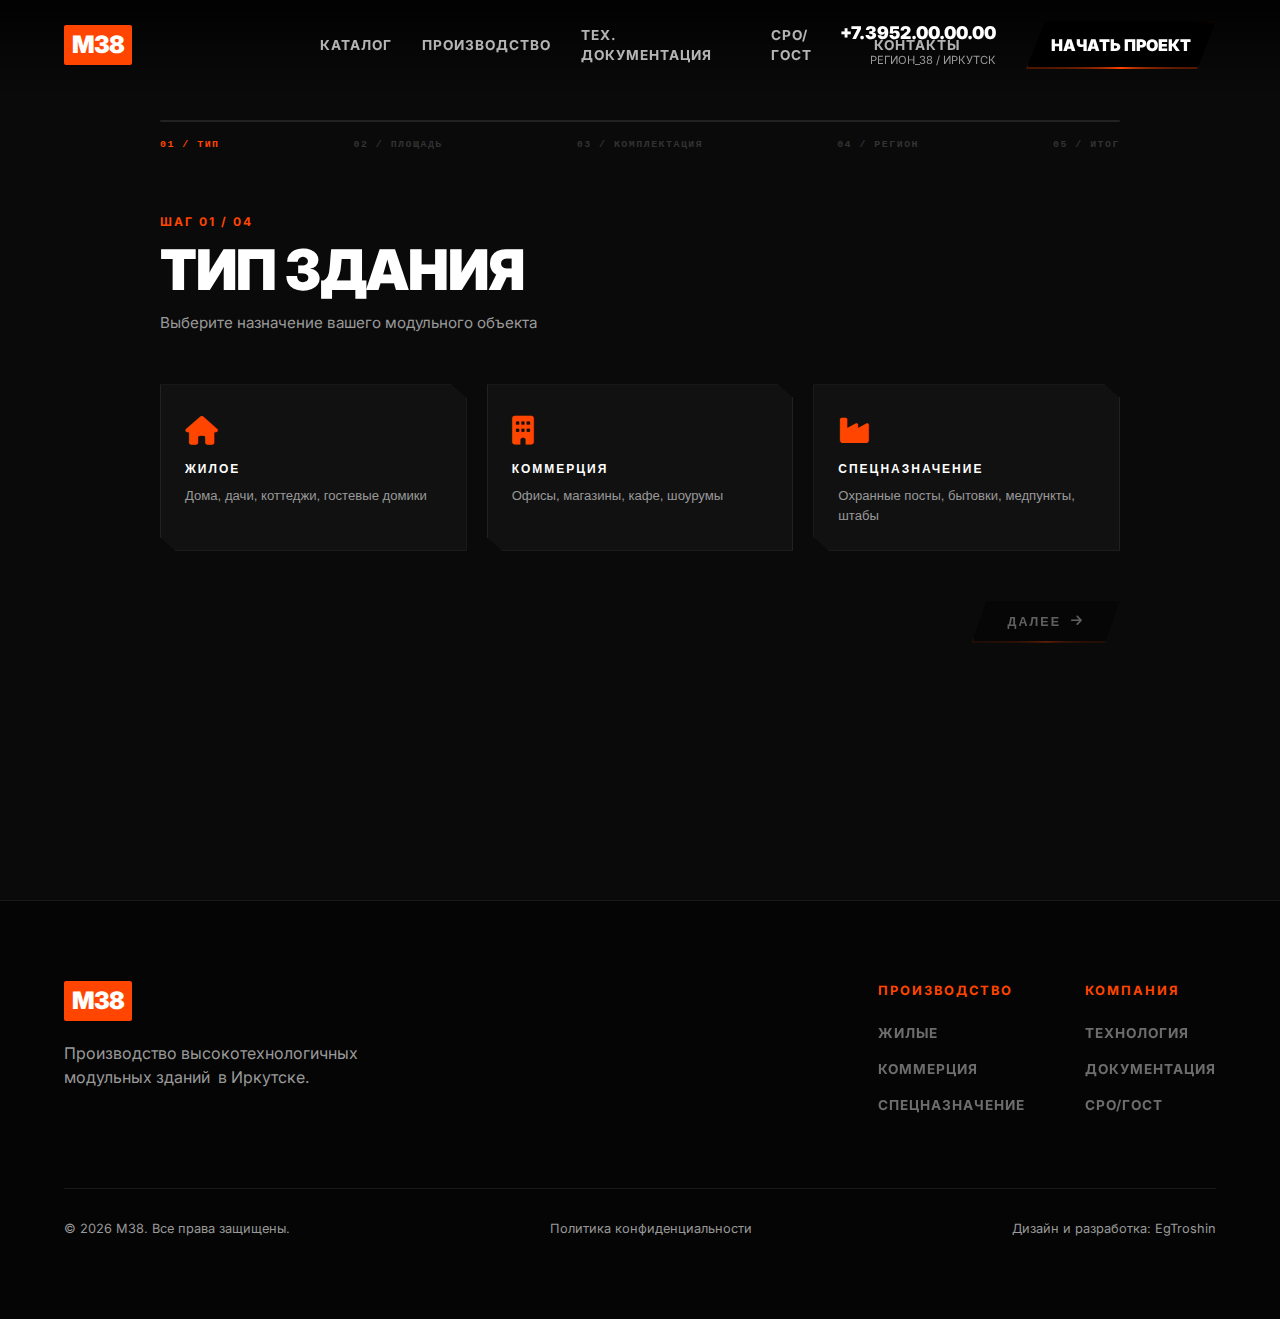
<file: configurator.html>
<!DOCTYPE html>
<html lang="ru">

<head>
    <meta charset="UTF-8">
    <meta name="viewport" content="width=device-width, initial-scale=1.0">
    <title>M38 | Конфигуратор модуля</title>
    <link rel="stylesheet" href="style.css">
    <link rel="stylesheet" href="https://cdnjs.cloudflare.com/ajax/libs/font-awesome/6.0.0/css/all.min.css">
</head>

<body>
    <header role="banner">
        <a href="index.html" class="logo" style="text-decoration: none; color: inherit;" aria-label="M38 — главная страница">
            <span>M38</span>
        </a>
        <button class="burger-menu" aria-label="Открыть меню навигации" aria-expanded="false" aria-controls="mobileNavOverlay">
            <span></span>
            <span></span>
            <span></span>
        </button>
        <nav aria-label="Основная навигация">
            <a href="catalog.html">Каталог</a>
            <a href="production.html">Производство</a>
            <a href="docs.html">Тех. документация</a>
            <a href="sro-gost.html">Сро/ГОСТ</a>
            <a href="contacts.html">Контакты</a>
        </nav>
        <div class="header-right">
            <div class="contact-info">
                <span class="phone">+7.3952.00.00.00</span>
                <span class="location">РЕГИОН_38 / ИРКУТСК</span>
            </div>
            <a href="configurator.html" class="btn-primary" style="text-decoration:none;">Начать проект</a>
        </div>
    </header>

    <main id="main-content" class="cfg-main">

        <div class="cfg-wrapper">

            <!-- ПРОГРЕСС-БАР -->
            <div class="cfg-progress" aria-label="Шаги конфигуратора">
                <div class="cfg-progress-track">
                    <div class="cfg-progress-fill" id="cfgProgressFill"></div>
                </div>
                <div class="cfg-steps-labels">
                    <span class="cfg-step-label active" data-step="1">01 / ТИП</span>
                    <span class="cfg-step-label" data-step="2">02 / ПЛОЩАДЬ</span>
                    <span class="cfg-step-label" data-step="3">03 / КОМПЛЕКТАЦИЯ</span>
                    <span class="cfg-step-label" data-step="4">04 / РЕГИОН</span>
                    <span class="cfg-step-label" data-step="5">05 / ИТОГ</span>
                </div>
            </div>

            <!-- ШАГ 1: ТИП ЗДАНИЯ -->
            <div class="cfg-step" id="step1" data-step="1">
                <div class="cfg-step-header">
                    <span class="spec-id">ШАГ 01 / 04</span>
                    <h1 class="cfg-title">Тип здания</h1>
                    <p class="cfg-subtitle">Выберите назначение вашего модульного объекта</p>
                </div>

                <div class="cfg-cards-grid">
                    <button class="cfg-option-card" data-field="type" data-value="residential">
                        <div class="cfg-card-icon"><i class="fa fa-home" aria-hidden="true"></i></div>
                        <div class="cfg-card-title">ЖИЛОЕ</div>
                        <div class="cfg-card-desc">Дома, дачи, коттеджи, гостевые домики</div>
                        <div class="cfg-card-check"><i class="fa fa-check" aria-hidden="true"></i></div>
                    </button>
                    <button class="cfg-option-card" data-field="type" data-value="commercial">
                        <div class="cfg-card-icon"><i class="fa fa-building" aria-hidden="true"></i></div>
                        <div class="cfg-card-title">КОММЕРЦИЯ</div>
                        <div class="cfg-card-desc">Офисы, магазины, кафе, шоурумы</div>
                        <div class="cfg-card-check"><i class="fa fa-check" aria-hidden="true"></i></div>
                    </button>
                    <button class="cfg-option-card" data-field="type" data-value="special">
                        <div class="cfg-card-icon"><i class="fa fa-industry" aria-hidden="true"></i></div>
                        <div class="cfg-card-title">СПЕЦНАЗНАЧЕНИЕ</div>
                        <div class="cfg-card-desc">Охранные посты, бытовки, медпункты, штабы</div>
                        <div class="cfg-card-check"><i class="fa fa-check" aria-hidden="true"></i></div>
                    </button>
                </div>

                <div class="cfg-nav">
                    <span></span>
                    <button class="cfg-btn-next btn-primary" id="next1" disabled>ДАЛЕЕ <i class="fa fa-arrow-right" aria-hidden="true"></i></button>
                </div>
            </div>

            <!-- ШАГ 2: ПЛОЩАДЬ -->
            <div class="cfg-step hidden" id="step2" data-step="2">
                <div class="cfg-step-header">
                    <span class="spec-id">ШАГ 02 / 04</span>
                    <h1 class="cfg-title">Площадь</h1>
                    <p class="cfg-subtitle">Укажите необходимую площадь объекта</p>
                </div>

                <div class="cfg-cards-grid">
                    <button class="cfg-option-card" data-field="area" data-value="small">
                        <div class="cfg-card-icon"><span class="cfg-area-num">25</span><span class="cfg-area-unit">м²</span></div>
                        <div class="cfg-card-title">ДО 50 М²</div>
                        <div class="cfg-card-desc">Компактные решения — 1&nbsp;или 2 модуля</div>
                        <div class="cfg-card-check"><i class="fa fa-check" aria-hidden="true"></i></div>
                    </button>
                    <button class="cfg-option-card" data-field="area" data-value="medium">
                        <div class="cfg-card-icon"><span class="cfg-area-num">75</span><span class="cfg-area-unit">м²</span></div>
                        <div class="cfg-card-title">50 — 100 М²</div>
                        <div class="cfg-card-desc">Стандартные объекты — 2–4 модуля</div>
                        <div class="cfg-card-check"><i class="fa fa-check" aria-hidden="true"></i></div>
                    </button>
                    <button class="cfg-option-card" data-field="area" data-value="large">
                        <div class="cfg-card-icon"><span class="cfg-area-num">150+</span><span class="cfg-area-unit">м²</span></div>
                        <div class="cfg-card-title">100 М²&nbsp;И БОЛЕЕ</div>
                        <div class="cfg-card-desc">Крупные комплексы — 5+ модулей</div>
                        <div class="cfg-card-check"><i class="fa fa-check" aria-hidden="true"></i></div>
                    </button>
                </div>

                <div class="cfg-nav">
                    <button class="cfg-btn-back" id="back2"><i class="fa fa-arrow-left" aria-hidden="true"></i> НАЗАД</button>
                    <button class="cfg-btn-next btn-primary" id="next2" disabled>ДАЛЕЕ <i class="fa fa-arrow-right" aria-hidden="true"></i></button>
                </div>
            </div>

            <!-- ШАГ 3: КОМПЛЕКТАЦИЯ -->
            <div class="cfg-step hidden" id="step3" data-step="3">
                <div class="cfg-step-header">
                    <span class="spec-id">ШАГ 03 / 04</span>
                    <h1 class="cfg-title">Комплектация</h1>
                    <p class="cfg-subtitle">Выберите уровень отделки&nbsp;и оснащения</p>
                </div>

                <div class="cfg-cards-grid cfg-cards-grid--3col">
                    <button class="cfg-option-card" data-field="kit" data-value="base">
                        <div class="cfg-card-icon"><i class="fa fa-cube" aria-hidden="true"></i></div>
                        <div class="cfg-card-title">БАЗОВАЯ</div>
                        <div class="cfg-card-desc">Каркас + утепление + черновая отделка. Финишную отделку выполняете сами</div>
                        <div class="cfg-card-tag">от 45 000 ₽/м²</div>
                        <div class="cfg-card-check"><i class="fa fa-check" aria-hidden="true"></i></div>
                    </button>
                    <button class="cfg-option-card" data-field="kit" data-value="standard">
                        <div class="cfg-card-icon"><i class="fa fa-cubes" aria-hidden="true"></i></div>
                        <div class="cfg-card-title">СТАНДАРТ</div>
                        <div class="cfg-card-desc">Полная чистовая отделка + инженерные системы. Готов к заезду</div>
                        <div class="cfg-card-tag">от 65 000 ₽/м²</div>
                        <div class="cfg-card-check"><i class="fa fa-check" aria-hidden="true"></i></div>
                    </button>
                    <button class="cfg-option-card" data-field="kit" data-value="premium">
                        <div class="cfg-card-icon"><i class="fa fa-gem" aria-hidden="true"></i></div>
                        <div class="cfg-card-title">ПРЕМИУМ</div>
                        <div class="cfg-card-desc">Дизайн-проект + премиальные материалы + умный дом.&nbsp;Под ключ</div>
                        <div class="cfg-card-tag">от 95 000 ₽/м²</div>
                        <div class="cfg-card-check"><i class="fa fa-check" aria-hidden="true"></i></div>
                    </button>
                </div>

                <div class="cfg-nav">
                    <button class="cfg-btn-back" id="back3"><i class="fa fa-arrow-left" aria-hidden="true"></i> НАЗАД</button>
                    <button class="cfg-btn-next btn-primary" id="next3" disabled>ДАЛЕЕ <i class="fa fa-arrow-right" aria-hidden="true"></i></button>
                </div>
            </div>

            <!-- ШАГ 4: РЕГИОН ДОСТАВКИ -->
            <div class="cfg-step hidden" id="step4" data-step="4">
                <div class="cfg-step-header">
                    <span class="spec-id">ШАГ 04 / 04</span>
                    <h1 class="cfg-title">Регион доставки</h1>
                    <p class="cfg-subtitle">Укажите, куда нужно доставить объект</p>
                </div>

                <div class="cfg-cards-grid">
                    <button class="cfg-option-card" data-field="region" data-value="irkutsk">
                        <div class="cfg-card-icon"><i class="fa fa-map-marker-alt" aria-hidden="true"></i></div>
                        <div class="cfg-card-title">ИРКУТСК</div>
                        <div class="cfg-card-desc">Город&nbsp;и ближайшие пригороды&nbsp;до 50 км</div>
                        <div class="cfg-card-tag">Бесплатная доставка</div>
                        <div class="cfg-card-check"><i class="fa fa-check" aria-hidden="true"></i></div>
                    </button>
                    <button class="cfg-option-card" data-field="region" data-value="region">
                        <div class="cfg-card-icon"><i class="fa fa-map" aria-hidden="true"></i></div>
                        <div class="cfg-card-title">ИРКУТСКАЯ ОБЛ.</div>
                        <div class="cfg-card-desc">Ангарск, Братск, Усть-Илимск&nbsp;и другие города области</div>
                        <div class="cfg-card-tag">Рассчитывается индивидуально</div>
                        <div class="cfg-card-check"><i class="fa fa-check" aria-hidden="true"></i></div>
                    </button>
                    <button class="cfg-option-card" data-field="region" data-value="other">
                        <div class="cfg-card-icon"><i class="fa fa-globe" aria-hidden="true"></i></div>
                        <div class="cfg-card-title">ДРУГОЙ РЕГИОН</div>
                        <div class="cfg-card-desc">Красноярск, Улан-Удэ, Якутск&nbsp;и другие регионы России</div>
                        <div class="cfg-card-tag">По запросу</div>
                        <div class="cfg-card-check"><i class="fa fa-check" aria-hidden="true"></i></div>
                    </button>
                </div>

                <div class="cfg-nav">
                    <button class="cfg-btn-back" id="back4"><i class="fa fa-arrow-left" aria-hidden="true"></i> НАЗАД</button>
                    <button class="cfg-btn-next btn-primary" id="next4" disabled>ПОСМОТРЕТЬ ИТОГ <i class="fa fa-arrow-right" aria-hidden="true"></i></button>
                </div>
            </div>

            <!-- ШАГ 5: ИТОГ -->
            <div class="cfg-step hidden" id="step5" data-step="5">
                <div class="cfg-step-header">
                    <span class="spec-id">КОНФИГУРАЦИЯ СОБРАНА</span>
                    <h1 class="cfg-title">Ваш проект</h1>
                    <p class="cfg-subtitle">Специалист M38 подберёт подходящие модели&nbsp;и рассчитает точную стоимость</p>
                </div>

                <!-- Сводка -->
                <div class="cfg-summary">
                    <div class="cfg-summary-row">
                        <span class="cfg-summary-label">ТИП ЗДАНИЯ</span>
                        <span class="cfg-summary-value" id="sum-type">—</span>
                    </div>
                    <div class="cfg-summary-row">
                        <span class="cfg-summary-label">ПЛОЩАДЬ</span>
                        <span class="cfg-summary-value" id="sum-area">—</span>
                    </div>
                    <div class="cfg-summary-row">
                        <span class="cfg-summary-label">КОМПЛЕКТАЦИЯ</span>
                        <span class="cfg-summary-value" id="sum-kit">—</span>
                    </div>
                    <div class="cfg-summary-row">
                        <span class="cfg-summary-label">РЕГИОН ДОСТАВКИ</span>
                        <span class="cfg-summary-value" id="sum-region">—</span>
                    </div>
                    <div class="cfg-summary-row cfg-summary-row--price">
                        <span class="cfg-summary-label">ОРИЕНТИРОВОЧНАЯ СТОИМОСТЬ</span>
                        <span class="cfg-summary-value cfg-price" id="sum-price">—</span>
                    </div>
                </div>

                <!-- Форма -->
                <div class="cfg-contact-block">
                    <p class="cfg-contact-hint">Оставьте контакт — специалист свяжется&nbsp;в течение 30 минут</p>
                    <form class="cfg-form" id="cfgForm" novalidate aria-label="Форма связи со специалистом">
                        <div class="cfg-form-row">
                            <div class="form-group">
                                <label for="cfgName">Имя</label>
                                <input type="text" id="cfgName" name="name" placeholder="Ваше имя" autocomplete="name" aria-required="true" aria-describedby="cfgNameError">
                                <span class="field-error" id="cfgNameError" role="alert"></span>
                            </div>
                            <div class="form-group">
                                <label for="cfgPhone">Телефон</label>
                                <input type="tel" id="cfgPhone" name="phone" placeholder="+7 (___) ___-__-__" autocomplete="tel" aria-required="true" aria-describedby="cfgPhoneError">
                                <span class="field-error" id="cfgPhoneError" role="alert"></span>
                            </div>
                        </div>
                        <div class="cfg-form-actions">
                            <button class="cfg-btn-back" type="button" id="back5"><i class="fa fa-arrow-left" aria-hidden="true"></i> ИЗМЕНИТЬ</button>
                            <button type="submit" class="btn-primary cfg-submit-btn">
                                СВЯЗАТЬСЯ&nbsp;СО СПЕЦИАЛИСТОМ <i class="fa fa-paper-plane" aria-hidden="true"></i>
                            </button>
                        </div>
                    </form>

                    <div class="cfg-success hidden" id="cfgSuccess" role="alert" aria-live="polite">
                        <div class="cfg-success-icon"><i class="fa fa-check-circle" aria-hidden="true"></i></div>
                        <h2 class="cfg-success-title">Заявка отправлена!</h2>
                        <p class="cfg-success-text">Специалист M38 свяжется с вами&nbsp;в течение 30 минут.<br>Конфигурация вашего проекта уже у нас.</p>
                        <a href="catalog.html" class="btn-primary" style="text-decoration:none; display:inline-block; margin-top:30px;">СМОТРЕТЬ КАТАЛОГ</a>
                    </div>
                </div>
            </div>

        </div><!-- /cfg-wrapper -->

    </main>

    <footer role="contentinfo">
        <div class="footer-content">
            <div class="footer-info">
                <div class="logo" aria-label="M38"><span>M38</span></div>
                <p class="footer-desc">Производство высокотехнологичных модульных зданий<span class="mobile-break"> </span>&nbsp;в Иркутске.</p>
            </div>
            <nav class="footer-links" aria-label="Навигация по сайту">
                <div class="link-group">
                    <h4>Производство</h4>
                    <ul>
                        <li><a href="catalog.html">Жилые</a></li>
                        <li><a href="catalog.html">Коммерция</a></li>
                        <li><a href="catalog.html">Спецназначение</a></li>
                    </ul>
                </div>
                <div class="link-group">
                    <h4>Компания</h4>
                    <ul>
                        <li><a href="production.html">Технология</a></li>
                        <li><a href="docs.html">Документация</a></li>
                        <li><a href="sro-gost.html">Сро/ГОСТ</a></li>
                    </ul>
                </div>
            </nav>
        </div>
        <div class="footer-bottom">
            <span>&copy; 2026 M38. Все права защищены.</span>
            <a href="#" class="footer-policy-link" data-privacy>Политика конфиденциальности</a>
            <span>Дизайн&nbsp;и разработка: EgTroshin</span>
        </div>
    </footer>

    <!-- Mobile Nav Overlay -->
    <div class="mobile-nav-overlay" id="mobileNavOverlay" role="dialog" aria-modal="true" aria-label="Меню навигации">
        <button class="mobile-nav-close" aria-label="Закрыть меню">&times;</button>
        <div class="mobile-menu-header">
            <div class="mobile-menu-logo" aria-hidden="true"><span>M38</span></div>
            <div class="mobile-menu-typewriter" id="mobileTypewriter" aria-hidden="true"></div>
        </div>
        <nav class="mobile-nav-links" aria-label="Мобильная навигация">
            <a href="catalog.html" class="mobile-nav-link">КАТАЛОГ</a>
            <a href="production.html" class="mobile-nav-link">ПРОИЗВОДСТВО</a>
            <a href="docs.html" class="mobile-nav-link">ДОКУМЕНТЫ</a>
            <a href="sro-gost.html" class="mobile-nav-link">СРО / ГОСТ</a>
            <a href="contacts.html" class="mobile-nav-link">КОНТАКТЫ</a>
        </nav>
    </div>

    <script src="script.js"></script>
    <script>
    (function () {

        // ─── СОСТОЯНИЕ ───────────────────────────────────────────────
        const config = { type: null, area: null, kit: null, region: null };
        let currentStep = 1;
        const totalSteps = 4;

        // ─── ЛЕЙБЛЫ ──────────────────────────────────────────────────
        const labels = {
            type:   { residential: 'Жилое', commercial: 'Коммерческое', special: 'Спецназначение' },
            area:   { small: 'До 50 м²', medium: '50 — 100 м²', large: '100 м² и более' },
            kit:    { base: 'Базовая', standard: 'Стандарт', premium: 'Премиум' },
            region: { irkutsk: 'Иркутск', region: 'Иркутская область', other: 'Другой регион' }
        };

        // ─── ЦЕНЫ (ориентировочно) ────────────────────────────────────
        const priceMatrix = {
            // [kit][area]
            base:     { small: '1.1 — 2.3 млн ₽', medium: '2.3 — 4.5 млн ₽', large: 'от 4.5 млн ₽' },
            standard: { small: '1.6 — 3.3 млн ₽', medium: '3.3 — 6.5 млн ₽', large: 'от 6.5 млн ₽' },
            premium:  { small: '2.4 — 4.8 млн ₽', medium: '4.8 — 9.5 млн ₽', large: 'от 9.5 млн ₽' }
        };

        // ─── НАВИГАЦИЯ ПО ШАГАМ ───────────────────────────────────────
        function goTo(n) {
            document.getElementById('step' + currentStep).classList.add('hidden');
            currentStep = n;
            document.getElementById('step' + currentStep).classList.remove('hidden');
            updateProgress();
            window.scrollTo({ top: 0, behavior: 'smooth' });
        }

        function updateProgress() {
            const pct = ((currentStep - 1) / totalSteps) * 100;
            document.getElementById('cfgProgressFill').style.width = pct + '%';

            document.querySelectorAll('.cfg-step-label').forEach(el => {
                const s = parseInt(el.dataset.step);
                el.classList.toggle('active', s === currentStep);
                el.classList.toggle('done', s < currentStep);
            });
        }

        // ─── ВЫБОР КАРТОЧКИ ──────────────────────────────────────────
        document.querySelectorAll('.cfg-option-card').forEach(card => {
            card.addEventListener('click', () => {
                const field = card.dataset.field;
                const val   = card.dataset.value;

                // Снять выбор у соседних карточек того же поля
                document.querySelectorAll(`.cfg-option-card[data-field="${field}"]`).forEach(c => c.classList.remove('selected'));
                card.classList.add('selected');
                config[field] = val;

                // Активировать кнопку «Далее» текущего шага
                const stepEl = card.closest('.cfg-step');
                const nextBtn = stepEl.querySelector('.cfg-btn-next');
                if (nextBtn) nextBtn.disabled = false;
            });
        });

        // ─── КНОПКИ НАВИГАЦИИ ────────────────────────────────────────
        document.getElementById('next1').addEventListener('click', () => goTo(2));
        document.getElementById('next2').addEventListener('click', () => goTo(3));
        document.getElementById('next3').addEventListener('click', () => goTo(4));
        document.getElementById('next4').addEventListener('click', () => { fillSummary(); goTo(5); });

        document.getElementById('back2').addEventListener('click', () => goTo(1));
        document.getElementById('back3').addEventListener('click', () => goTo(2));
        document.getElementById('back4').addEventListener('click', () => goTo(3));
        document.getElementById('back5').addEventListener('click', () => goTo(4));

        // ─── ЗАПОЛНЕНИЕ ИТОГА ────────────────────────────────────────
        function fillSummary() {
            document.getElementById('sum-type').textContent   = labels.type[config.type]   || '—';
            document.getElementById('sum-area').textContent   = labels.area[config.area]   || '—';
            document.getElementById('sum-kit').textContent    = labels.kit[config.kit]     || '—';
            document.getElementById('sum-region').textContent = labels.region[config.region] || '—';

            const price = (priceMatrix[config.kit] && priceMatrix[config.kit][config.area])
                ? priceMatrix[config.kit][config.area]
                : 'Рассчитывается индивидуально';
            document.getElementById('sum-price').textContent = price;
        }

        // ─── ФОРМА СВЯЗИ ─────────────────────────────────────────────
        const cfgForm = document.getElementById('cfgForm');

        function showFieldError(inputId, errorId, msg) {
            const input = document.getElementById(inputId);
            const err   = document.getElementById(errorId);
            input.classList.add('error');
            input.setAttribute('aria-invalid', 'true');
            err.textContent = msg;
            err.style.opacity = '1';
            err.style.transform = 'translateY(0)';
        }

        function clearFieldError(inputId, errorId) {
            const input = document.getElementById(inputId);
            const err   = document.getElementById(errorId);
            input.classList.remove('error');
            input.removeAttribute('aria-invalid');
            err.textContent = '';
            err.style.opacity = '0';
        }

        function validateCfgForm() {
            let valid = true;
            const name  = document.getElementById('cfgName').value.trim();
            const phone = document.getElementById('cfgPhone').value.trim();

            if (name.length < 2) {
                showFieldError('cfgName', 'cfgNameError', 'Введите ваше имя (минимум 2 символа)');
                valid = false;
            } else {
                clearFieldError('cfgName', 'cfgNameError');
            }

            if (phone.replace(/\D/g, '').length < 10) {
                showFieldError('cfgPhone', 'cfgPhoneError', 'Введите корректный номер телефона');
                valid = false;
            } else {
                clearFieldError('cfgPhone', 'cfgPhoneError');
            }

            return valid;
        }

        cfgForm.addEventListener('submit', (e) => {
            e.preventDefault();
            if (!validateCfgForm()) return;
            cfgForm.style.display = 'none';
            document.getElementById('cfgSuccess').classList.remove('hidden');
        });

        // Live-валидация
        document.getElementById('cfgName').addEventListener('blur', () => {
            const v = document.getElementById('cfgName').value.trim();
            v.length < 2
                ? showFieldError('cfgName', 'cfgNameError', 'Введите имя (минимум 2 символа)')
                : clearFieldError('cfgName', 'cfgNameError');
        });

        document.getElementById('cfgPhone').addEventListener('blur', () => {
            const v = document.getElementById('cfgPhone').value.trim().replace(/\D/g, '');
            v.length < 10
                ? showFieldError('cfgPhone', 'cfgPhoneError', 'Введите корректный номер телефона')
                : clearFieldError('cfgPhone', 'cfgPhoneError');
        });

        // Инициализация
        updateProgress();

    })();
    </script>

</body>
</html>
</file>
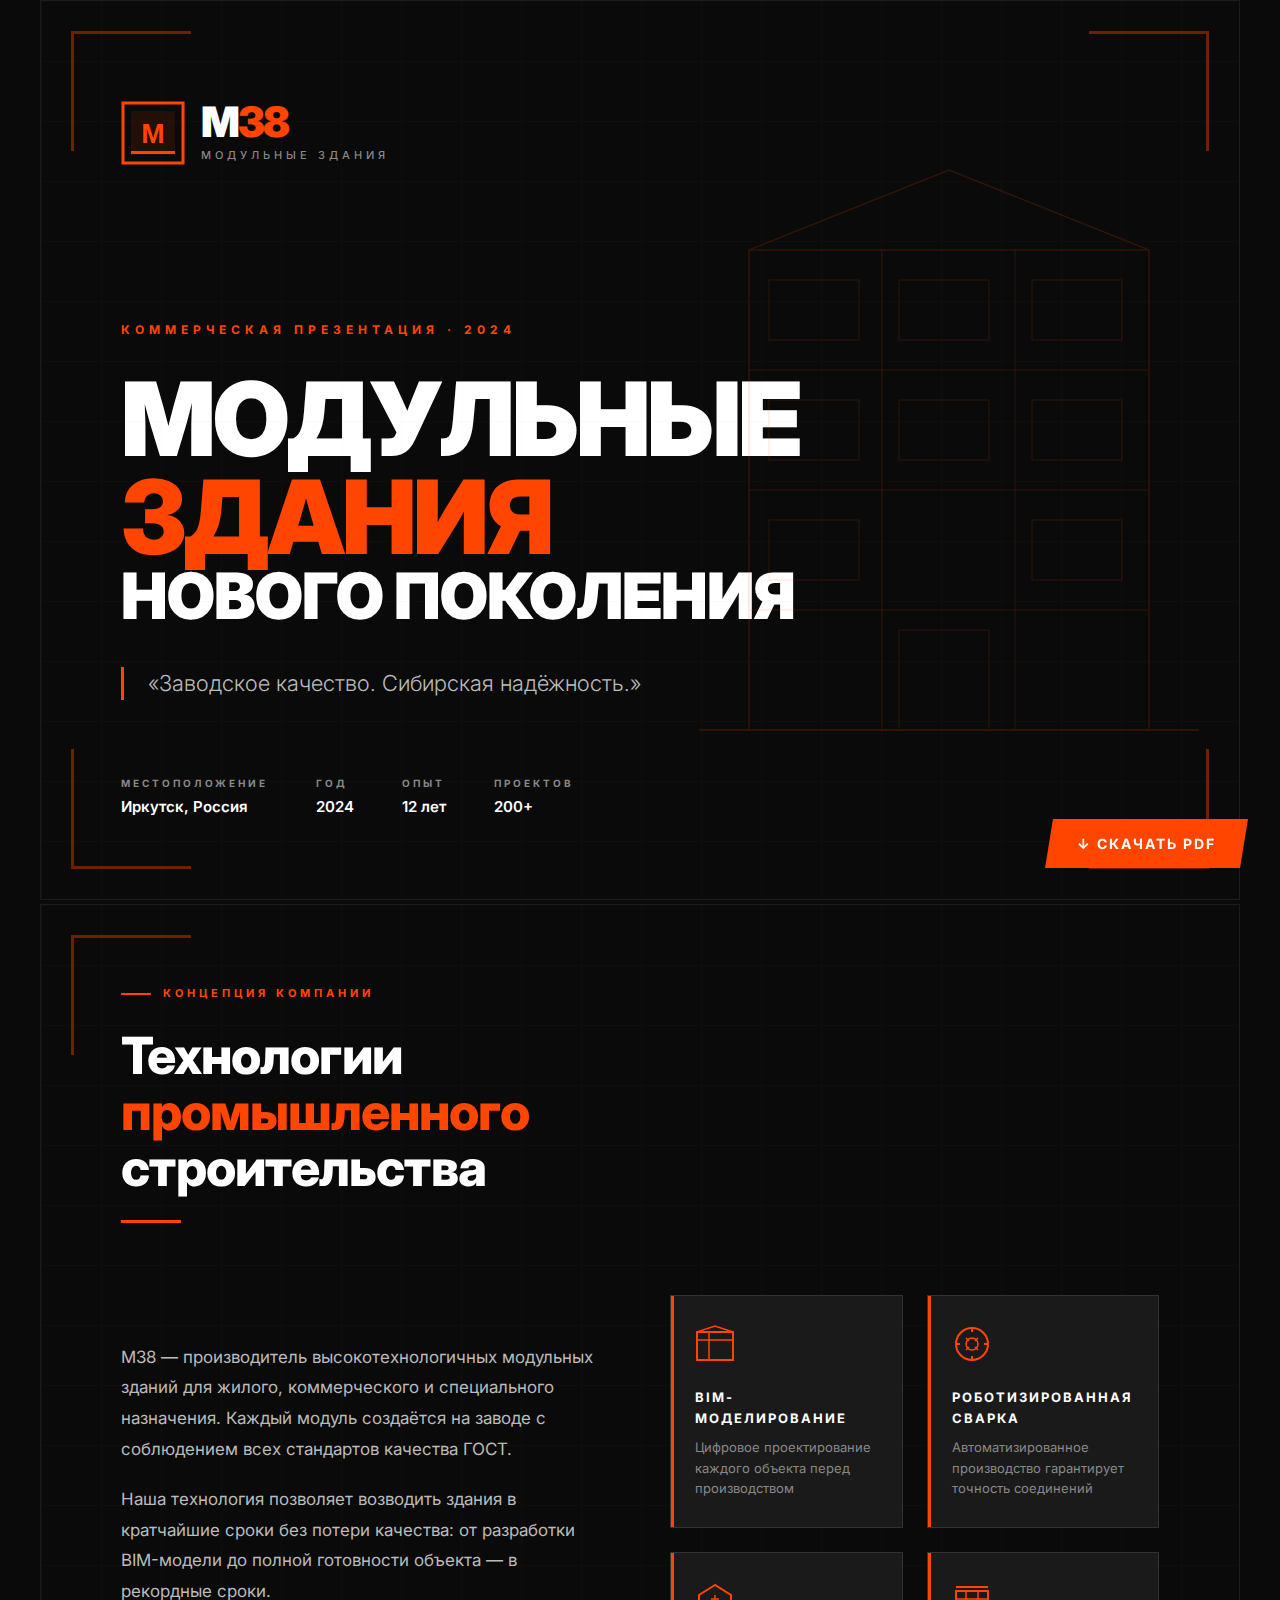
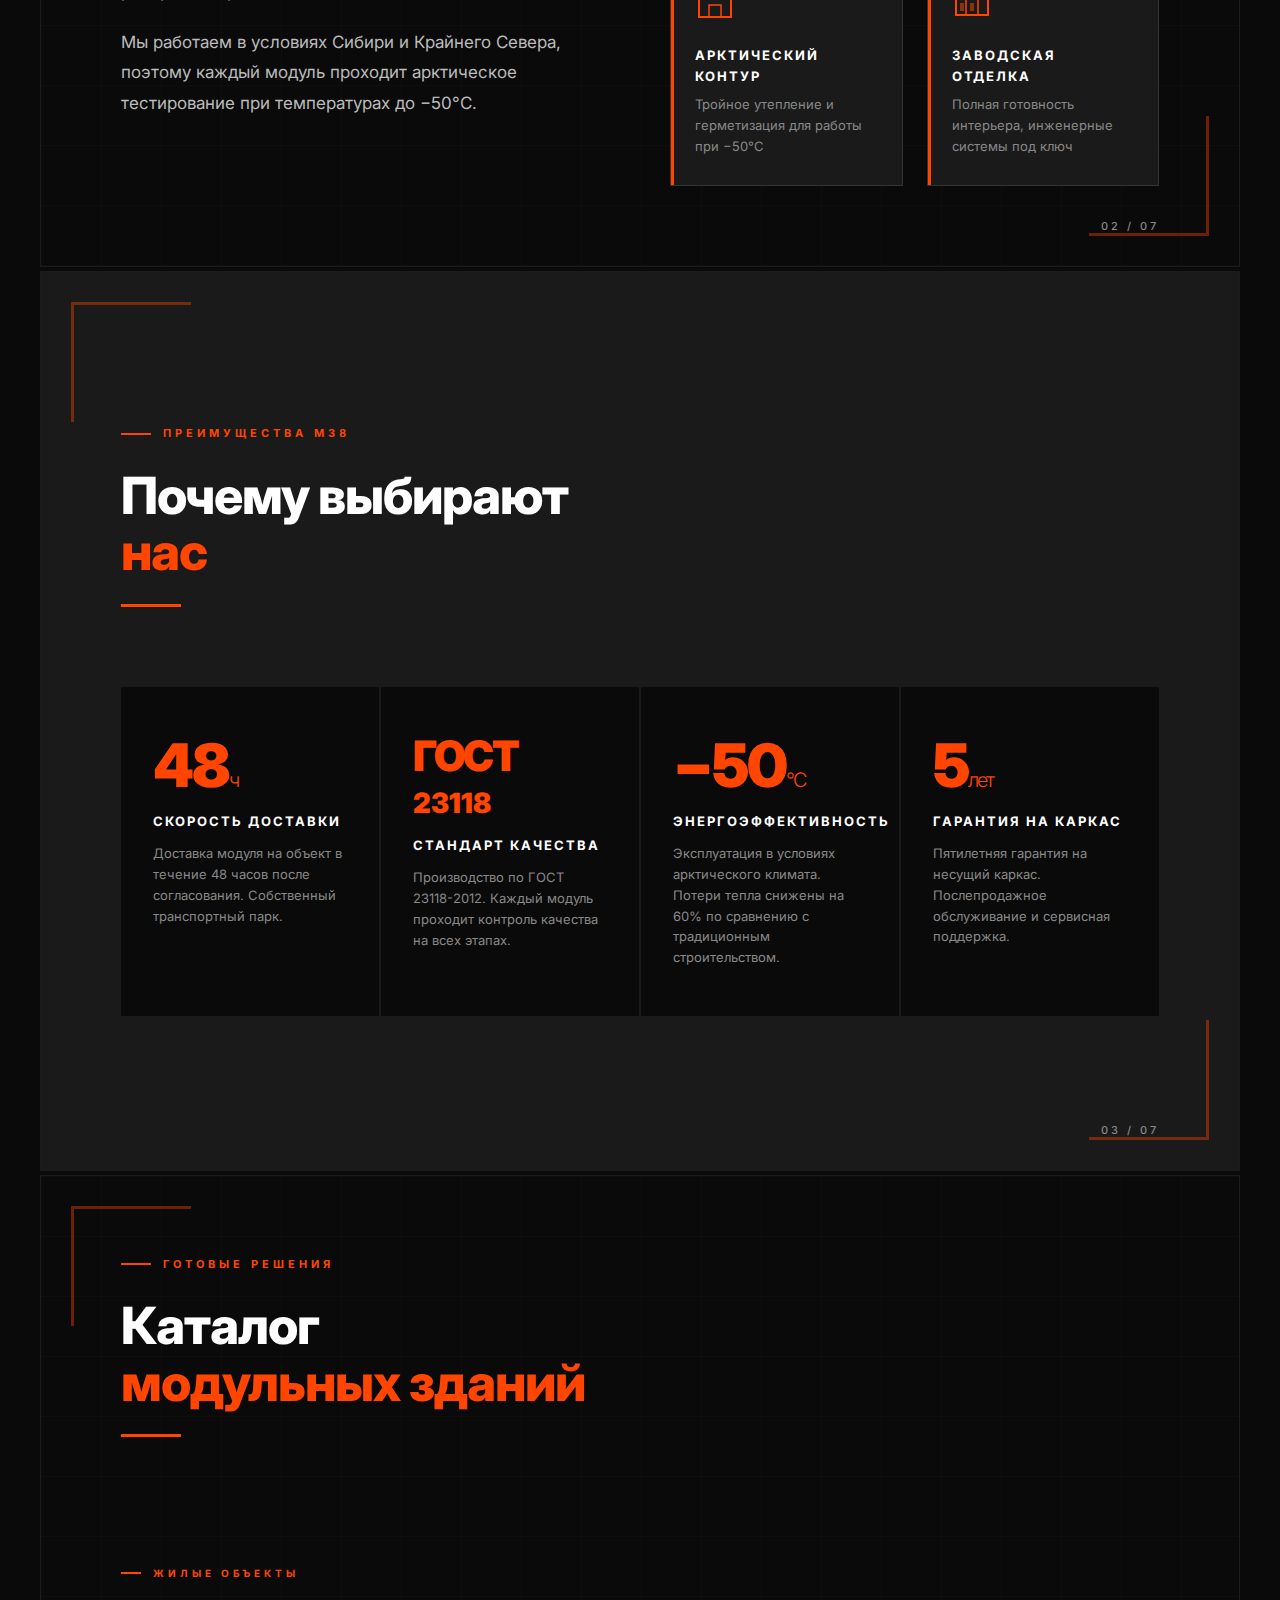
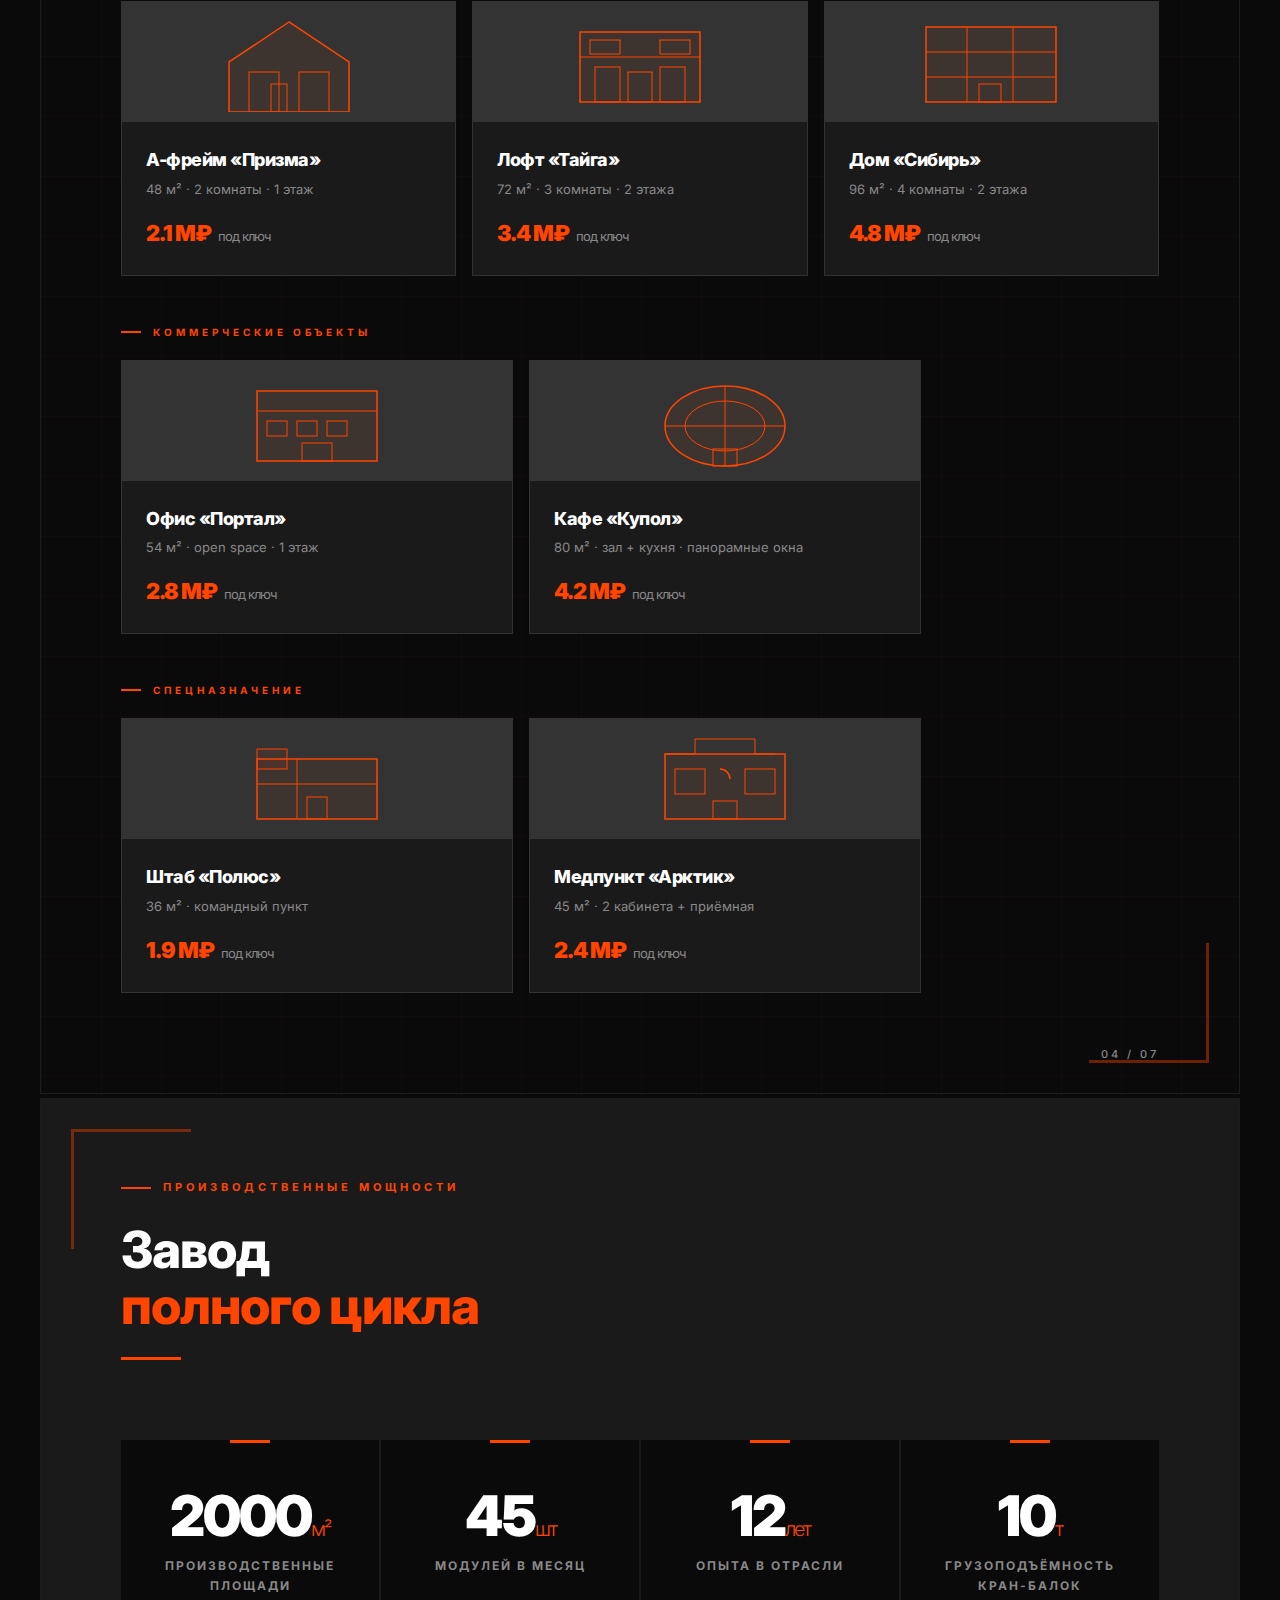
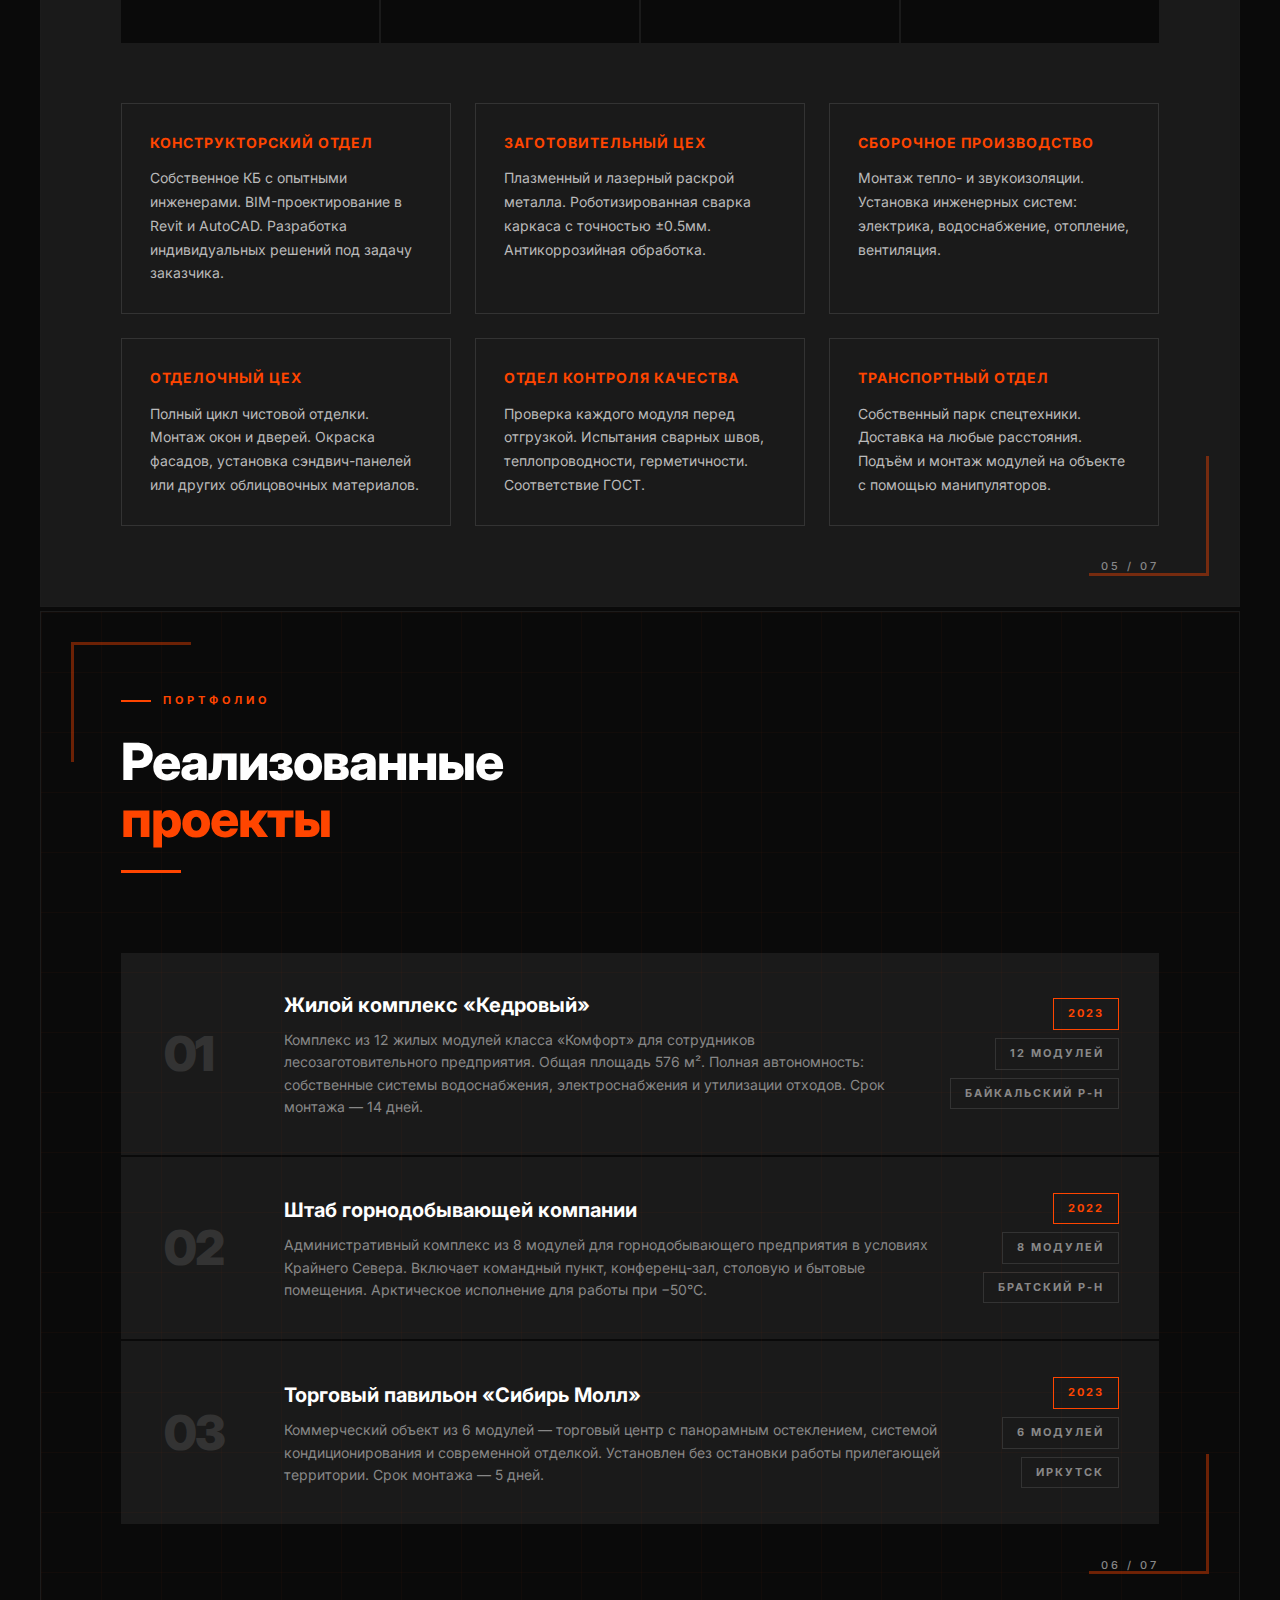
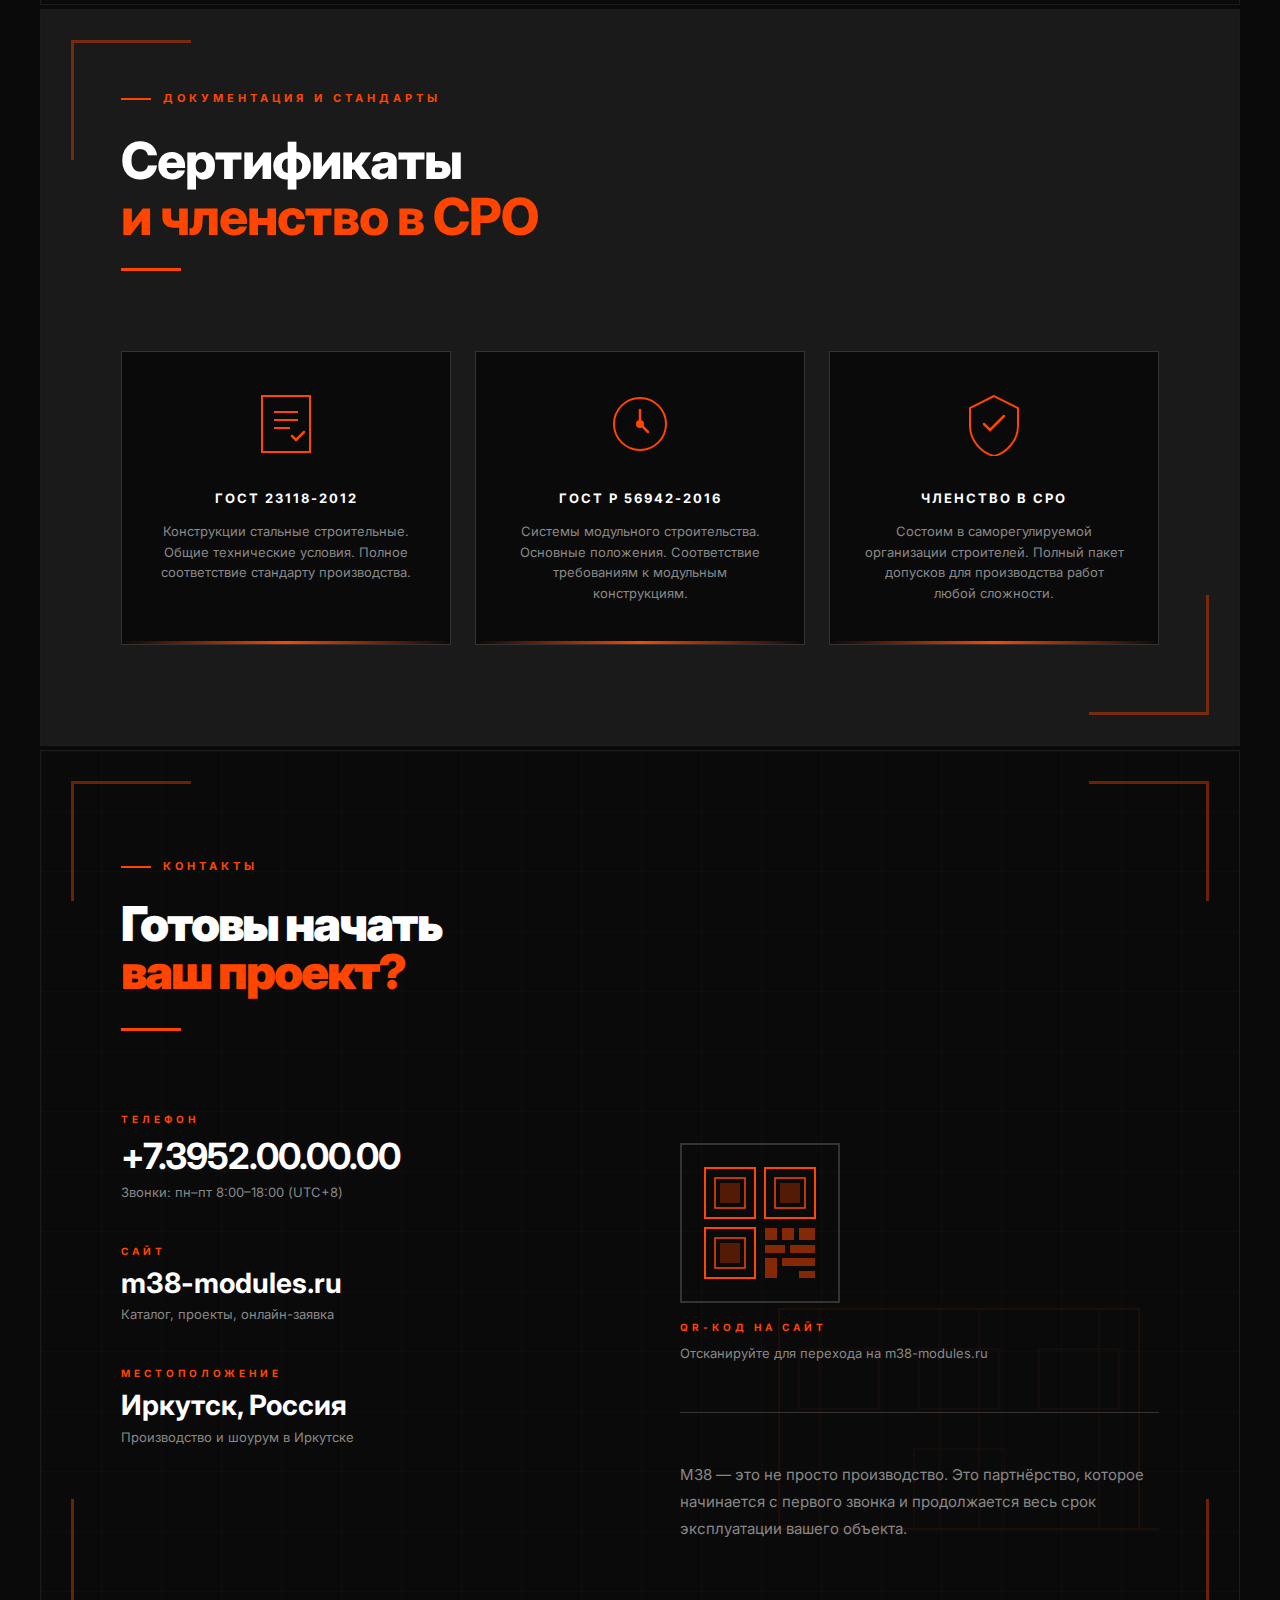
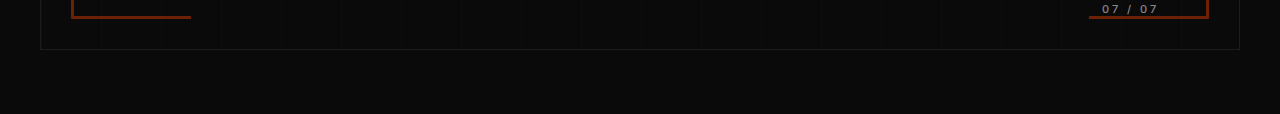
<file: presentation.html>
<!DOCTYPE html>
<html lang="ru">
<head>
  <base href="/m38-site/">
<meta charset="UTF-8">
<meta name="viewport" content="width=device-width, initial-scale=1.0">
<title>M38 — Модульные здания нового поколения</title>
<link rel="preconnect" href="https://fonts.googleapis.com">
<link href="https://fonts.googleapis.com/css2?family=Inter:wght@300;400;500;600;700;800;900&display=swap" rel="stylesheet">
<style>
  /* ===== RESET & BASE ===== */
  *, *::before, *::after { box-sizing: border-box; margin: 0; padding: 0; }

  :root {
    --orange: #FF4500;
    --orange-light: #FF6A33;
    --dark: #0A0A0A;
    --dark2: #1A1A1A;
    --dark3: #333;
    --white: #FFFFFF;
    --gray: #888;
    --gray-light: #BBB;
  }

  html { font-size: 16px; }

  body {
    font-family: 'Inter', system-ui, Arial, sans-serif;
    background: var(--dark);
    color: var(--white);
    line-height: 1.6;
    -webkit-font-smoothing: antialiased;
  }

  /* ===== PRINT BUTTON ===== */
  .print-btn {
    position: fixed;
    bottom: 32px;
    right: 32px;
    z-index: 9999;
    background: var(--orange);
    color: var(--white);
    border: none;
    padding: 16px 32px;
    font-family: 'Inter', system-ui, Arial, sans-serif;
    font-size: 14px;
    font-weight: 700;
    letter-spacing: 2px;
    text-transform: uppercase;
    cursor: pointer;
    clip-path: polygon(8px 0%, 100% 0%, calc(100% - 8px) 100%, 0% 100%);
    box-shadow: 0 8px 32px rgba(255, 69, 0, 0.5);
    transition: all 0.2s ease;
  }
  .print-btn:hover {
    background: var(--orange-light);
    box-shadow: 0 12px 40px rgba(255, 69, 0, 0.7);
    transform: translateY(-2px);
  }

  /* ===== PAGE WRAPPER ===== */
  .page {
    width: 100%;
    max-width: 1200px;
    margin: 0 auto 60px;
    position: relative;
    overflow: hidden;
  }

  /* ===== SECTION BASE ===== */
  .section {
    width: 100%;
    min-height: 100vh;
    position: relative;
    display: flex;
    flex-direction: column;
    justify-content: center;
    padding: 80px 80px;
    background: var(--dark);
    border: 1px solid #1C1C1C;
    margin-bottom: 4px;
    overflow: hidden;
  }

  /* ===== DECORATIVE ELEMENTS ===== */
  .deco-corner {
    position: absolute;
    width: 120px;
    height: 120px;
    border-color: var(--orange);
    border-style: solid;
    opacity: 0.4;
  }
  .deco-corner.tl { top: 30px; left: 30px; border-width: 3px 0 0 3px; }
  .deco-corner.tr { top: 30px; right: 30px; border-width: 3px 3px 0 0; }
  .deco-corner.bl { bottom: 30px; left: 30px; border-width: 0 0 3px 3px; }
  .deco-corner.br { bottom: 30px; right: 30px; border-width: 0 3px 3px 0; }

  .deco-line-v {
    position: absolute;
    width: 2px;
    background: linear-gradient(to bottom, transparent, var(--orange), transparent);
    opacity: 0.3;
  }

  .deco-grid {
    position: absolute;
    inset: 0;
    background-image:
      linear-gradient(rgba(255,69,0,0.03) 1px, transparent 1px),
      linear-gradient(90deg, rgba(255,69,0,0.03) 1px, transparent 1px);
    background-size: 60px 60px;
  }

  /* ===== PAGE NUMBER ===== */
  .page-num {
    position: absolute;
    bottom: 30px;
    right: 80px;
    font-size: 11px;
    color: var(--gray);
    letter-spacing: 3px;
    text-transform: uppercase;
    font-weight: 500;
  }

  /* ===== SECTION LABELS ===== */
  .section-label {
    font-size: 11px;
    font-weight: 700;
    letter-spacing: 4px;
    text-transform: uppercase;
    color: var(--orange);
    margin-bottom: 24px;
    display: flex;
    align-items: center;
    gap: 12px;
  }
  .section-label::before {
    content: '';
    display: inline-block;
    width: 30px;
    height: 2px;
    background: var(--orange);
  }

  /* ===== TYPOGRAPHY ===== */
  h1 { font-size: clamp(48px, 7vw, 96px); font-weight: 900; line-height: 1; letter-spacing: -2px; }
  h2 { font-size: clamp(32px, 4vw, 52px); font-weight: 800; line-height: 1.1; letter-spacing: -1px; }
  h3 { font-size: 22px; font-weight: 700; }
  h4 { font-size: 16px; font-weight: 700; letter-spacing: 1px; }

  .highlight { color: var(--orange); }

  /* ===== DIVIDER ===== */
  .divider {
    width: 60px;
    height: 3px;
    background: var(--orange);
    margin: 24px 0;
  }

  /* ===== COVER SECTION ===== */
  #cover {
    background: var(--dark);
    justify-content: space-between;
    padding-top: 100px;
    padding-bottom: 80px;
  }

  .cover-logo {
    display: flex;
    align-items: center;
    gap: 16px;
    margin-bottom: 80px;
  }

  .logo-mark {
    width: 64px;
    height: 64px;
    position: relative;
    flex-shrink: 0;
  }

  .logo-text-main {
    font-size: 42px;
    font-weight: 900;
    letter-spacing: -2px;
    line-height: 1;
  }

  .logo-sub {
    font-size: 11px;
    font-weight: 500;
    letter-spacing: 4px;
    text-transform: uppercase;
    color: var(--gray);
    margin-top: 4px;
  }

  .cover-eyebrow {
    font-size: 12px;
    font-weight: 700;
    letter-spacing: 5px;
    text-transform: uppercase;
    color: var(--orange);
    margin-bottom: 32px;
  }

  .cover-title {
    font-size: clamp(52px, 8vw, 108px);
    font-weight: 900;
    line-height: 0.95;
    letter-spacing: -3px;
    margin-bottom: 0;
  }

  .cover-title span {
    display: block;
  }

  .cover-title .line2 {
    color: var(--orange);
    -webkit-text-stroke: 0px;
  }

  .cover-tagline {
    font-size: 22px;
    font-weight: 300;
    color: var(--gray-light);
    margin-top: 40px;
    max-width: 600px;
    border-left: 3px solid var(--orange);
    padding-left: 24px;
    line-height: 1.5;
  }

  .cover-bottom {
    display: flex;
    justify-content: space-between;
    align-items: flex-end;
    margin-top: auto;
  }

  .cover-meta {
    display: flex;
    gap: 48px;
  }

  .cover-meta-item {
    display: flex;
    flex-direction: column;
  }

  .cover-meta-item .label {
    font-size: 10px;
    font-weight: 700;
    letter-spacing: 3px;
    text-transform: uppercase;
    color: var(--gray);
    margin-bottom: 4px;
  }

  .cover-meta-item .value {
    font-size: 15px;
    font-weight: 600;
    color: var(--white);
  }

  .cover-decor {
    position: absolute;
    right: 0;
    top: 0;
    bottom: 0;
    width: 380px;
    overflow: hidden;
  }

  /* SVG Building illustration placeholder */
  .building-svg {
    position: absolute;
    right: 40px;
    top: 50%;
    transform: translateY(-50%);
    opacity: 0.15;
  }

  /* ===== CONCEPT SECTION ===== */
  #concept {
    background: var(--dark);
  }

  .concept-grid {
    display: grid;
    grid-template-columns: 1fr 1fr;
    gap: 60px;
    align-items: center;
    margin-top: 48px;
  }

  .concept-text p {
    font-size: 17px;
    color: var(--gray-light);
    line-height: 1.8;
    margin-bottom: 20px;
  }

  .concept-features {
    display: grid;
    grid-template-columns: 1fr 1fr;
    gap: 24px;
  }

  .feature-card {
    background: var(--dark2);
    border: 1px solid var(--dark3);
    padding: 28px 24px;
    position: relative;
    overflow: hidden;
    transition: border-color 0.2s;
  }

  .feature-card::before {
    content: '';
    position: absolute;
    top: 0;
    left: 0;
    width: 3px;
    height: 100%;
    background: var(--orange);
  }

  .feature-icon {
    width: 40px;
    height: 40px;
    margin-bottom: 16px;
    color: var(--orange);
  }

  .feature-card h4 {
    font-size: 13px;
    font-weight: 700;
    letter-spacing: 2px;
    text-transform: uppercase;
    color: var(--white);
    margin-bottom: 8px;
  }

  .feature-card p {
    font-size: 13px;
    color: var(--gray);
    line-height: 1.6;
  }

  /* ===== ADVANTAGES SECTION ===== */
  #advantages {
    background: var(--dark2);
  }

  .adv-grid {
    display: grid;
    grid-template-columns: repeat(4, 1fr);
    gap: 2px;
    margin-top: 56px;
  }

  .adv-item {
    background: var(--dark);
    padding: 48px 32px;
    position: relative;
    overflow: hidden;
  }

  .adv-item::after {
    content: '';
    position: absolute;
    bottom: 0;
    left: 0;
    right: 0;
    height: 3px;
    background: var(--orange);
    transform: scaleX(0);
    transition: transform 0.3s ease;
    transform-origin: left;
  }

  .adv-item:hover::after { transform: scaleX(1); }

  .adv-number {
    font-size: 60px;
    font-weight: 900;
    color: var(--orange);
    line-height: 1;
    margin-bottom: 8px;
    letter-spacing: -2px;
  }

  .adv-unit {
    font-size: 20px;
    font-weight: 300;
  }

  .adv-title {
    font-size: 13px;
    font-weight: 700;
    letter-spacing: 2px;
    text-transform: uppercase;
    color: var(--white);
    margin-bottom: 12px;
    margin-top: 16px;
  }

  .adv-desc {
    font-size: 13px;
    color: var(--gray);
    line-height: 1.6;
  }

  /* ===== PRODUCTS SECTION ===== */
  #products {
    background: var(--dark);
    min-height: auto;
    padding-bottom: 100px;
  }

  .products-header {
    margin-bottom: 56px;
  }

  .category-label {
    font-size: 10px;
    font-weight: 700;
    letter-spacing: 4px;
    text-transform: uppercase;
    color: var(--orange);
    margin-bottom: 20px;
    margin-top: 48px;
    display: flex;
    align-items: center;
    gap: 12px;
  }
  .category-label::before {
    content: '';
    display: inline-block;
    width: 20px;
    height: 2px;
    background: var(--orange);
  }

  .products-grid {
    display: grid;
    grid-template-columns: repeat(3, 1fr);
    gap: 16px;
  }

  .products-grid.two-col {
    grid-template-columns: repeat(2, 1fr);
    max-width: 800px;
  }

  .product-card {
    background: var(--dark2);
    border: 1px solid var(--dark3);
    overflow: hidden;
    position: relative;
    transition: border-color 0.2s, transform 0.2s;
  }

  .product-card:hover {
    border-color: var(--orange);
    transform: translateY(-4px);
  }

  .product-visual {
    height: 120px;
    background: var(--dark3);
    position: relative;
    overflow: hidden;
    display: flex;
    align-items: center;
    justify-content: center;
  }

  .product-info {
    padding: 24px;
  }

  .product-name {
    font-size: 18px;
    font-weight: 800;
    color: var(--white);
    margin-bottom: 4px;
    letter-spacing: -0.5px;
  }

  .product-area {
    font-size: 13px;
    color: var(--gray);
    margin-bottom: 16px;
  }

  .product-price {
    font-size: 22px;
    font-weight: 900;
    color: var(--orange);
    letter-spacing: -1px;
  }

  .product-price span {
    font-size: 13px;
    font-weight: 400;
    color: var(--gray);
    margin-left: 4px;
  }

  /* ===== PRODUCTION SECTION ===== */
  #production {
    background: var(--dark2);
  }

  .production-stats {
    display: grid;
    grid-template-columns: repeat(4, 1fr);
    gap: 2px;
    margin-top: 56px;
    margin-bottom: 60px;
  }

  .stat-block {
    background: var(--dark);
    padding: 48px 32px;
    text-align: center;
    position: relative;
  }

  .stat-block::before {
    content: '';
    position: absolute;
    top: 0;
    left: 50%;
    transform: translateX(-50%);
    width: 40px;
    height: 3px;
    background: var(--orange);
  }

  .stat-num {
    font-size: 56px;
    font-weight: 900;
    color: var(--white);
    line-height: 1;
    letter-spacing: -2px;
  }

  .stat-unit {
    font-size: 20px;
    color: var(--orange);
    font-weight: 300;
  }

  .stat-desc {
    font-size: 12px;
    font-weight: 700;
    letter-spacing: 2px;
    text-transform: uppercase;
    color: var(--gray);
    margin-top: 12px;
  }

  .production-features {
    display: grid;
    grid-template-columns: repeat(3, 1fr);
    gap: 24px;
  }

  .prod-feat {
    padding: 28px;
    border: 1px solid var(--dark3);
    position: relative;
  }

  .prod-feat-title {
    font-size: 14px;
    font-weight: 700;
    letter-spacing: 1px;
    text-transform: uppercase;
    color: var(--orange);
    margin-bottom: 12px;
  }

  .prod-feat p {
    font-size: 14px;
    color: var(--gray-light);
    line-height: 1.7;
  }

  /* ===== PROJECTS SECTION ===== */
  #projects {
    background: var(--dark);
  }

  .projects-list {
    margin-top: 56px;
    display: flex;
    flex-direction: column;
    gap: 2px;
  }

  .project-item {
    display: grid;
    grid-template-columns: 80px 1fr auto;
    gap: 40px;
    align-items: center;
    padding: 36px 40px;
    background: var(--dark2);
    border-left: 3px solid transparent;
    transition: border-color 0.2s;
  }

  .project-item:hover { border-left-color: var(--orange); }

  .project-num {
    font-size: 48px;
    font-weight: 900;
    color: var(--dark3);
    line-height: 1;
    letter-spacing: -2px;
  }

  .project-info h3 {
    font-size: 20px;
    font-weight: 700;
    color: var(--white);
    margin-bottom: 8px;
  }

  .project-info p {
    font-size: 14px;
    color: var(--gray);
    line-height: 1.6;
  }

  .project-tags {
    display: flex;
    flex-direction: column;
    gap: 8px;
    align-items: flex-end;
  }

  .project-tag {
    font-size: 11px;
    font-weight: 700;
    letter-spacing: 2px;
    text-transform: uppercase;
    padding: 6px 14px;
    border: 1px solid var(--dark3);
    color: var(--gray);
    white-space: nowrap;
  }

  .project-tag.year {
    border-color: var(--orange);
    color: var(--orange);
  }

  /* ===== CERTIFICATES SECTION ===== */
  #certificates {
    background: var(--dark2);
    min-height: auto;
    padding-bottom: 100px;
  }

  .cert-grid {
    display: grid;
    grid-template-columns: repeat(3, 1fr);
    gap: 24px;
    margin-top: 56px;
  }

  .cert-card {
    background: var(--dark);
    border: 1px solid var(--dark3);
    padding: 40px 32px;
    text-align: center;
    position: relative;
    overflow: hidden;
  }

  .cert-card::after {
    content: '';
    position: absolute;
    bottom: 0;
    left: 0;
    right: 0;
    height: 3px;
    background: linear-gradient(90deg, transparent, var(--orange), transparent);
  }

  .cert-icon {
    width: 64px;
    height: 64px;
    margin: 0 auto 24px;
    color: var(--orange);
  }

  .cert-title {
    font-size: 13px;
    font-weight: 700;
    letter-spacing: 2px;
    text-transform: uppercase;
    color: var(--white);
    margin-bottom: 12px;
  }

  .cert-desc {
    font-size: 13px;
    color: var(--gray);
    line-height: 1.6;
  }

  /* ===== CONTACTS SECTION ===== */
  #contacts {
    background: var(--dark);
    justify-content: center;
    align-items: flex-start;
  }

  .contacts-grid {
    display: grid;
    grid-template-columns: 1fr 1fr;
    gap: 80px;
    margin-top: 56px;
    align-items: start;
  }

  .contact-item {
    margin-bottom: 40px;
  }

  .contact-label {
    font-size: 10px;
    font-weight: 700;
    letter-spacing: 4px;
    text-transform: uppercase;
    color: var(--orange);
    margin-bottom: 8px;
  }

  .contact-value {
    font-size: 28px;
    font-weight: 700;
    color: var(--white);
    line-height: 1.2;
  }

  .contact-value.large {
    font-size: 36px;
    letter-spacing: -1px;
  }

  .contact-sub {
    font-size: 13px;
    color: var(--gray);
    margin-top: 4px;
  }

  .qr-placeholder {
    width: 160px;
    height: 160px;
    border: 2px solid var(--dark3);
    display: flex;
    align-items: center;
    justify-content: center;
    position: relative;
    overflow: hidden;
    margin-top: 32px;
  }

  .closing-tagline {
    margin-top: 48px;
    padding-top: 48px;
    border-top: 1px solid var(--dark3);
  }

  .closing-tagline p {
    font-size: 15px;
    color: var(--gray);
    line-height: 1.8;
    max-width: 500px;
  }

  .cta-text {
    font-size: 48px;
    font-weight: 900;
    line-height: 1;
    letter-spacing: -2px;
    margin-bottom: 8px;
  }

  .cta-text .accent { color: var(--orange); }

  /* Building module visual */
  .module-visual {
    position: absolute;
    right: 80px;
    bottom: 80px;
    opacity: 0.08;
  }

  /* ===== PRINT STYLES ===== */
  @page {
    size: A4;
    margin: 0;
  }

  @media print {
    html, body {
      background: white !important;
      color: #1a1a1a !important;
      font-size: 14px;
    }

    .print-btn { display: none !important; }

    .page {
      max-width: 100%;
      margin: 0;
    }

    .section {
      background: white !important;
      color: #1a1a1a !important;
      border: none !important;
      margin-bottom: 0 !important;
      page-break-after: always;
      page-break-inside: avoid;
      min-height: 100vh;
      padding: 60px 70px;
    }

    .section:last-child { page-break-after: avoid; }

    /* Dark backgrounds become white */
    .adv-item,
    .feature-card,
    .product-card,
    .stat-block,
    .cert-card,
    .prod-feat,
    .project-item {
      background: #f7f7f7 !important;
      border-color: #ddd !important;
      color: #1a1a1a !important;
    }

    #advantages, #production, #certificates {
      background: #f0f0f0 !important;
    }

    .deco-grid { display: none; }

    h1, h2, h3, h4 { color: #1a1a1a !important; }
    .highlight { color: #FF4500 !important; }
    .section-label { color: #FF4500 !important; }
    .section-label::before { background: #FF4500 !important; }

    /* Text colors */
    .adv-desc, .concept-text p, .feature-card p, .product-area,
    .proj-desc, .cert-desc, .prod-feat p, .contact-sub,
    .project-info p, .closing-tagline p {
      color: #555 !important;
    }

    .adv-title, .prod-feat-title, .feature-card h4, .cert-title,
    .contact-label, .category-label, .cover-eyebrow {
      color: #FF4500 !important;
    }

    .adv-number, .stat-unit, .product-price, .project-num {
      color: #FF4500 !important;
    }

    .project-num { color: #ccc !important; }

    .project-item {
      border-left: 3px solid #FF4500 !important;
    }

    .adv-item::after { display: none; }

    .cover-logo, .cover-title, .cover-tagline { color: #1a1a1a !important; }
    .cover-title .line2 { color: #FF4500 !important; }
    .cover-tagline { border-left-color: #FF4500 !important; color: #444 !important; }
    .cover-meta-item .label { color: #888 !important; }
    .cover-meta-item .value { color: #1a1a1a !important; }
    .logo-sub { color: #888 !important; }

    .deco-corner { border-color: #FF4500 !important; opacity: 0.2 !important; }

    .page-num { color: #aaa !important; }
    .gray-text { color: #888 !important; }

    .contact-value { color: #1a1a1a !important; }
    .cta-text { color: #1a1a1a !important; }
    .cta-text .accent { color: #FF4500 !important; }

    .product-card { border-color: #ddd !important; }
    .product-name { color: #1a1a1a !important; }
    .product-price span { color: #888 !important; }

    .project-tag { border-color: #ccc !important; color: #888 !important; }
    .project-tag.year { border-color: #FF4500 !important; color: #FF4500 !important; }
    .project-info h3 { color: #1a1a1a !important; }

    .stat-num { color: #1a1a1a !important; }
    .stat-desc { color: #888 !important; }

    .cert-card::after { background: linear-gradient(90deg, transparent, #FF4500, transparent) !important; }

    .divider { background: #FF4500 !important; }

    .closing-tagline { border-top-color: #ddd !important; }

    .feature-card::before { background: #FF4500 !important; }

    .qr-placeholder { border-color: #ccc !important; }

    .building-svg { opacity: 0.05 !important; }
    .module-visual { opacity: 0.04 !important; }
  }

  /* ===== RESPONSIVE — TABLET (≤1024px) ===== */
  @media (max-width: 1024px) {
    .section {
      padding: 60px 48px;
    }

    .concept-grid {
      grid-template-columns: 1fr;
      gap: 40px;
    }

    .adv-grid {
      grid-template-columns: repeat(2, 1fr);
    }

    .products-grid {
      grid-template-columns: repeat(2, 1fr);
    }

    .products-grid.two-col {
      grid-template-columns: repeat(2, 1fr);
      max-width: 100%;
    }

    .production-stats {
      grid-template-columns: repeat(2, 1fr);
    }

    .production-features {
      grid-template-columns: repeat(2, 1fr);
    }

    .contacts-grid {
      gap: 48px;
    }

    .cover-decor {
      width: 260px;
      opacity: 0.5;
    }

    .cover-meta {
      gap: 28px;
      flex-wrap: wrap;
    }
  }

  /* ===== RESPONSIVE — MOBILE (≤768px) ===== */
  @media (max-width: 768px) {
    html { font-size: 14px; }

    .section {
      padding: 48px 24px;
      min-height: unset;
    }

    /* Кнопка скачать — нижняя полоска на мобиле */
    .print-btn {
      bottom: 16px;
      right: 16px;
      left: 16px;
      padding: 14px 20px;
      font-size: 13px;
      clip-path: none;
      border-radius: 2px;
      text-align: center;
    }

    h1 { font-size: clamp(36px, 10vw, 56px); letter-spacing: -1px; }
    h2 { font-size: clamp(26px, 7vw, 38px); }

    .cover-title {
      font-size: clamp(40px, 11vw, 72px);
      letter-spacing: -2px;
    }

    .cover-decor { display: none; }

    .cover-logo { margin-bottom: 40px; }

    .cover-meta {
      flex-direction: column;
      gap: 16px;
    }

    .cover-tagline {
      font-size: 16px;
      margin-top: 24px;
    }

    .cover-bottom {
      flex-direction: column;
      align-items: flex-start;
      gap: 24px;
    }

    /* Концепция */
    .concept-grid {
      grid-template-columns: 1fr;
      gap: 32px;
    }

    .concept-features {
      grid-template-columns: 1fr;
      gap: 16px;
    }

    /* Преимущества */
    .adv-grid {
      grid-template-columns: 1fr 1fr;
      gap: 2px;
    }

    .adv-item {
      padding: 32px 20px;
    }

    .adv-number {
      font-size: 44px;
    }

    /* Продукты */
    .products-grid,
    .products-grid.two-col {
      grid-template-columns: 1fr;
      max-width: 100%;
    }

    /* Производство */
    .production-stats {
      grid-template-columns: 1fr 1fr;
    }

    .stat-block {
      padding: 32px 20px;
    }

    .stat-num {
      font-size: 40px;
    }

    .production-features {
      grid-template-columns: 1fr;
      gap: 16px;
    }

    /* Проекты */
    .project-item {
      grid-template-columns: 48px 1fr;
      grid-template-rows: auto auto;
      gap: 16px 20px;
      padding: 24px 20px;
    }

    .project-tags {
      grid-column: 2;
      flex-direction: row;
      flex-wrap: wrap;
      align-items: flex-start;
      justify-content: flex-start;
    }

    .project-num {
      font-size: 32px;
    }

    /* Сертификаты */
    .cert-grid {
      grid-template-columns: 1fr;
      gap: 16px;
    }

    /* Контакты */
    .contacts-grid {
      grid-template-columns: 1fr;
      gap: 40px;
    }

    .contact-value {
      font-size: 22px;
    }

    .contact-value.large {
      font-size: 26px;
    }

    .cta-text {
      font-size: 32px;
      letter-spacing: -1px;
    }

    .deco-corner {
      width: 60px;
      height: 60px;
    }

    .deco-corner.tl { top: 16px; left: 16px; }
    .deco-corner.tr { top: 16px; right: 16px; }
    .deco-corner.bl { bottom: 16px; left: 16px; }
    .deco-corner.br { bottom: 16px; right: 16px; }

    .page-num { right: 24px; bottom: 16px; }
  }

  /* ===== RESPONSIVE — SMALL MOBILE (≤480px) ===== */
  @media (max-width: 480px) {
    .section { padding: 40px 16px; }

    .adv-grid {
      grid-template-columns: 1fr;
    }

    .production-stats {
      grid-template-columns: 1fr;
    }

    .cover-title {
      font-size: clamp(32px, 13vw, 52px);
    }

    .adv-number { font-size: 52px; }

    .project-item {
      grid-template-columns: 1fr;
    }

    .project-num { display: none; }

    .project-tags {
      grid-column: 1;
    }
  }
</style>
</head>
<body>

<!-- PRINT BUTTON -->
<button class="print-btn" onclick="window.print()">&#8595; СКАЧАТЬ PDF</button>

<div class="page">

  <!-- ======================== -->
  <!-- PAGE 1: COVER            -->
  <!-- ======================== -->
  <section class="section" id="cover">
    <div class="deco-grid"></div>
    <div class="deco-corner tl"></div>
    <div class="deco-corner tr"></div>
    <div class="deco-corner bl"></div>
    <div class="deco-corner br"></div>

    <!-- Large architectural SVG in background -->
    <svg class="building-svg" width="500" height="600" viewBox="0 0 500 600" fill="none" xmlns="http://www.w3.org/2000/svg">
      <!-- Main building frame -->
      <rect x="50" y="100" width="400" height="480" stroke="#FF4500" stroke-width="1.5" fill="none"/>
      <!-- Grid of modules -->
      <line x1="183" y1="100" x2="183" y2="580" stroke="#FF4500" stroke-width="1"/>
      <line x1="316" y1="100" x2="316" y2="580" stroke="#FF4500" stroke-width="1"/>
      <line x1="50" y1="220" x2="450" y2="220" stroke="#FF4500" stroke-width="1"/>
      <line x1="50" y1="340" x2="450" y2="340" stroke="#FF4500" stroke-width="1"/>
      <line x1="50" y1="460" x2="450" y2="460" stroke="#FF4500" stroke-width="1"/>
      <!-- Windows -->
      <rect x="70" y="130" width="90" height="60" stroke="#FF4500" stroke-width="1" fill="none"/>
      <rect x="200" y="130" width="90" height="60" stroke="#FF4500" stroke-width="1" fill="none"/>
      <rect x="333" y="130" width="90" height="60" stroke="#FF4500" stroke-width="1" fill="none"/>
      <rect x="70" y="250" width="90" height="60" stroke="#FF4500" stroke-width="1" fill="none"/>
      <rect x="200" y="250" width="90" height="60" stroke="#FF4500" stroke-width="1" fill="none"/>
      <rect x="333" y="250" width="90" height="60" stroke="#FF4500" stroke-width="1" fill="none"/>
      <rect x="70" y="370" width="90" height="60" stroke="#FF4500" stroke-width="1" fill="none"/>
      <rect x="333" y="370" width="90" height="60" stroke="#FF4500" stroke-width="1" fill="none"/>
      <!-- Door -->
      <rect x="200" y="480" width="90" height="100" stroke="#FF4500" stroke-width="1" fill="none"/>
      <!-- Roof lines -->
      <line x1="50" y1="100" x2="250" y2="20" stroke="#FF4500" stroke-width="1.5"/>
      <line x1="450" y1="100" x2="250" y2="20" stroke="#FF4500" stroke-width="1.5"/>
      <!-- Ground -->
      <line x1="0" y1="580" x2="500" y2="580" stroke="#FF4500" stroke-width="2"/>
    </svg>

    <!-- Logo -->
    <div class="cover-logo">
      <svg class="logo-mark" viewBox="0 0 64 64" fill="none" xmlns="http://www.w3.org/2000/svg">
        <rect x="2" y="2" width="60" height="60" stroke="#FF4500" stroke-width="3"/>
        <rect x="10" y="10" width="44" height="44" fill="#FF4500" opacity="0.1"/>
        <text x="32" y="42" text-anchor="middle" fill="#FF4500" font-size="28" font-weight="900" font-family="Arial, sans-serif">M</text>
        <rect x="10" y="50" width="44" height="3" fill="#FF4500"/>
      </svg>
      <div>
        <div class="logo-text-main">M<span style="color:var(--orange)">38</span></div>
        <div class="logo-sub">Модульные здания</div>
      </div>
    </div>

    <!-- Main content -->
    <div style="flex: 1; display: flex; flex-direction: column; justify-content: center; max-width: 700px;">
      <div class="cover-eyebrow">Коммерческая презентация · 2024</div>
      <h1 class="cover-title">
        <span class="line1">МОДУЛЬНЫЕ</span>
        <span class="line2">ЗДАНИЯ</span>
        <span class="line1" style="font-size: clamp(36px, 5vw, 72px); letter-spacing: -1px;">НОВОГО ПОКОЛЕНИЯ</span>
      </h1>
      <p class="cover-tagline">«Заводское качество. Сибирская надёжность.»</p>
    </div>

    <!-- Bottom meta -->
    <div class="cover-bottom">
      <div class="cover-meta">
        <div class="cover-meta-item">
          <span class="label">Местоположение</span>
          <span class="value">Иркутск, Россия</span>
        </div>
        <div class="cover-meta-item">
          <span class="label">Год</span>
          <span class="value">2024</span>
        </div>
        <div class="cover-meta-item">
          <span class="label">Опыт</span>
          <span class="value">12 лет</span>
        </div>
        <div class="cover-meta-item">
          <span class="label">Проектов</span>
          <span class="value">200+</span>
        </div>
      </div>
    </div>

    <div class="page-num">01 / 07</div>
  </section>

  <!-- ======================== -->
  <!-- PAGE 2: CONCEPT          -->
  <!-- ======================== -->
  <section class="section" id="concept">
    <div class="deco-grid"></div>
    <div class="deco-corner tl"></div>
    <div class="deco-corner br"></div>

    <div class="section-label">Концепция компании</div>
    <h2>Технологии<br><span class="highlight">промышленного</span><br>строительства</h2>
    <div class="divider"></div>

    <div class="concept-grid">
      <div class="concept-text">
        <p>M38 — производитель высокотехнологичных модульных зданий для жилого, коммерческого и специального назначения. Каждый модуль создаётся на заводе с соблюдением всех стандартов качества ГОСТ.</p>
        <p>Наша технология позволяет возводить здания в кратчайшие сроки без потери качества: от разработки BIM-модели до полной готовности объекта — в рекордные сроки.</p>
        <p>Мы работаем в условиях Сибири и Крайнего Севера, поэтому каждый модуль проходит арктическое тестирование при температурах до −50°C.</p>
      </div>

      <div class="concept-features">
        <!-- Feature 1 -->
        <div class="feature-card">
          <svg class="feature-icon" viewBox="0 0 40 40" fill="none" xmlns="http://www.w3.org/2000/svg">
            <rect x="2" y="8" width="36" height="28" stroke="currentColor" stroke-width="2"/>
            <path d="M2 16h36M14 8v28M2 8L20 2l18 6" stroke="currentColor" stroke-width="1.5"/>
          </svg>
          <h4>BIM-моделирование</h4>
          <p>Цифровое проектирование каждого объекта перед производством</p>
        </div>
        <!-- Feature 2 -->
        <div class="feature-card">
          <svg class="feature-icon" viewBox="0 0 40 40" fill="none" xmlns="http://www.w3.org/2000/svg">
            <circle cx="20" cy="20" r="16" stroke="currentColor" stroke-width="2"/>
            <path d="M20 4v4M20 32v4M4 20h4M32 20h4" stroke="currentColor" stroke-width="2"/>
            <circle cx="20" cy="20" r="6" stroke="currentColor" stroke-width="1.5"/>
            <path d="M14 14l3 3M26 26l-3-3M26 14l-3 3M14 26l3-3" stroke="currentColor" stroke-width="1.5"/>
          </svg>
          <h4>Роботизированная сварка</h4>
          <p>Автоматизированное производство гарантирует точность соединений</p>
        </div>
        <!-- Feature 3 -->
        <div class="feature-card">
          <svg class="feature-icon" viewBox="0 0 40 40" fill="none" xmlns="http://www.w3.org/2000/svg">
            <path d="M20 4L4 14v22h32V14L20 4z" stroke="currentColor" stroke-width="2" fill="none"/>
            <rect x="14" y="24" width="12" height="12" stroke="currentColor" stroke-width="1.5"/>
            <path d="M20 14v4M16 18h8" stroke="currentColor" stroke-width="1.5"/>
          </svg>
          <h4>Арктический контур</h4>
          <p>Тройное утепление и герметизация для работы при −50°C</p>
        </div>
        <!-- Feature 4 -->
        <div class="feature-card">
          <svg class="feature-icon" viewBox="0 0 40 40" fill="none" xmlns="http://www.w3.org/2000/svg">
            <rect x="4" y="10" width="32" height="24" stroke="currentColor" stroke-width="2"/>
            <path d="M4 18h32M14 10v24M26 10v24" stroke="currentColor" stroke-width="1.5"/>
            <path d="M4 6h32" stroke="currentColor" stroke-width="2"/>
            <rect x="8" y="22" width="4" height="8" fill="currentColor" opacity="0.5"/>
            <rect x="18" y="22" width="4" height="8" fill="currentColor" opacity="0.5"/>
          </svg>
          <h4>Заводская отделка</h4>
          <p>Полная готовность интерьера, инженерные системы под ключ</p>
        </div>
      </div>
    </div>

    <div class="page-num">02 / 07</div>
  </section>

  <!-- ======================== -->
  <!-- PAGE 3: ADVANTAGES       -->
  <!-- ======================== -->
  <section class="section" id="advantages">
    <div class="deco-corner tl"></div>
    <div class="deco-corner br"></div>

    <div class="section-label">Преимущества M38</div>
    <h2>Почему выбирают<br><span class="highlight">нас</span></h2>
    <div class="divider"></div>

    <div class="adv-grid">
      <div class="adv-item">
        <div class="adv-number">48<span class="adv-unit">ч</span></div>
        <div class="adv-title">Скорость доставки</div>
        <div class="adv-desc">Доставка модуля на объект в течение 48 часов после согласования. Собственный транспортный парк.</div>
      </div>
      <div class="adv-item">
        <div class="adv-number" style="font-size:42px;">ГОСТ<br><span style="font-size:28px;letter-spacing:0;">23118</span></div>
        <div class="adv-title">Стандарт качества</div>
        <div class="adv-desc">Производство по ГОСТ 23118-2012. Каждый модуль проходит контроль качества на всех этапах.</div>
      </div>
      <div class="adv-item">
        <div class="adv-number">−50<span class="adv-unit">°C</span></div>
        <div class="adv-title">Энергоэффективность</div>
        <div class="adv-desc">Эксплуатация в условиях арктического климата. Потери тепла снижены на 60% по сравнению с традиционным строительством.</div>
      </div>
      <div class="adv-item">
        <div class="adv-number">5<span class="adv-unit">лет</span></div>
        <div class="adv-title">Гарантия на каркас</div>
        <div class="adv-desc">Пятилетняя гарантия на несущий каркас. Послепродажное обслуживание и сервисная поддержка.</div>
      </div>
    </div>

    <div class="page-num">03 / 07</div>
  </section>

  <!-- ======================== -->
  <!-- PAGE 4: PRODUCTS         -->
  <!-- ======================== -->
  <section class="section" id="products">
    <div class="deco-grid"></div>
    <div class="deco-corner tl"></div>
    <div class="deco-corner br"></div>

    <div class="products-header">
      <div class="section-label">Готовые решения</div>
      <h2>Каталог<br><span class="highlight">модульных зданий</span></h2>
      <div class="divider"></div>
    </div>

    <!-- Residential -->
    <div class="category-label">Жилые объекты</div>
    <div class="products-grid">
      <div class="product-card">
        <div class="product-visual">
          <svg width="140" height="100" viewBox="0 0 140 100" fill="none">
            <path d="M70 10L10 50v50h120V50L70 10z" stroke="#FF4500" stroke-width="1.5" fill="rgba(255,69,0,0.05)"/>
            <rect x="30" y="60" width="30" height="40" stroke="#FF4500" stroke-width="1"/>
            <rect x="80" y="60" width="30" height="40" stroke="#FF4500" stroke-width="1"/>
            <rect x="52" y="72" width="16" height="28" stroke="#FF4500" stroke-width="1"/>
          </svg>
        </div>
        <div class="product-info">
          <div class="product-name">А-фрейм «Призма»</div>
          <div class="product-area">48 м² · 2 комнаты · 1 этаж</div>
          <div class="product-price">2.1 M₽ <span>под ключ</span></div>
        </div>
      </div>
      <div class="product-card">
        <div class="product-visual">
          <svg width="140" height="100" viewBox="0 0 140 100" fill="none">
            <rect x="10" y="20" width="120" height="70" stroke="#FF4500" stroke-width="1.5" fill="rgba(255,69,0,0.05)"/>
            <line x1="10" y1="45" x2="130" y2="45" stroke="#FF4500" stroke-width="1"/>
            <rect x="25" y="55" width="25" height="35" stroke="#FF4500" stroke-width="1"/>
            <rect x="90" y="55" width="25" height="35" stroke="#FF4500" stroke-width="1"/>
            <rect x="58" y="60" width="24" height="30" stroke="#FF4500" stroke-width="1"/>
            <rect x="20" y="28" width="30" height="14" stroke="#FF4500" stroke-width="1"/>
            <rect x="90" y="28" width="30" height="14" stroke="#FF4500" stroke-width="1"/>
          </svg>
        </div>
        <div class="product-info">
          <div class="product-name">Лофт «Тайга»</div>
          <div class="product-area">72 м² · 3 комнаты · 2 этажа</div>
          <div class="product-price">3.4 M₽ <span>под ключ</span></div>
        </div>
      </div>
      <div class="product-card">
        <div class="product-visual">
          <svg width="140" height="100" viewBox="0 0 140 100" fill="none">
            <rect x="5" y="15" width="130" height="75" stroke="#FF4500" stroke-width="1.5" fill="rgba(255,69,0,0.05)"/>
            <line x1="5" y1="40" x2="135" y2="40" stroke="#FF4500" stroke-width="1"/>
            <line x1="5" y1="65" x2="135" y2="65" stroke="#FF4500" stroke-width="1"/>
            <line x1="46" y1="15" x2="46" y2="90" stroke="#FF4500" stroke-width="1"/>
            <line x1="92" y1="15" x2="92" y2="90" stroke="#FF4500" stroke-width="1"/>
            <rect x="58" y="72" width="22" height="18" stroke="#FF4500" stroke-width="1"/>
          </svg>
        </div>
        <div class="product-info">
          <div class="product-name">Дом «Сибирь»</div>
          <div class="product-area">96 м² · 4 комнаты · 2 этажа</div>
          <div class="product-price">4.8 M₽ <span>под ключ</span></div>
        </div>
      </div>
    </div>

    <!-- Commercial -->
    <div class="category-label">Коммерческие объекты</div>
    <div class="products-grid two-col">
      <div class="product-card">
        <div class="product-visual">
          <svg width="140" height="100" viewBox="0 0 140 100" fill="none">
            <rect x="10" y="20" width="120" height="70" stroke="#FF4500" stroke-width="1.5" fill="rgba(255,69,0,0.05)"/>
            <line x1="10" y1="40" x2="130" y2="40" stroke="#FF4500" stroke-width="1"/>
            <rect x="20" y="50" width="20" height="15" stroke="#FF4500" stroke-width="1"/>
            <rect x="50" y="50" width="20" height="15" stroke="#FF4500" stroke-width="1"/>
            <rect x="80" y="50" width="20" height="15" stroke="#FF4500" stroke-width="1"/>
            <rect x="55" y="72" width="30" height="18" stroke="#FF4500" stroke-width="1"/>
          </svg>
        </div>
        <div class="product-info">
          <div class="product-name">Офис «Портал»</div>
          <div class="product-area">54 м² · open space · 1 этаж</div>
          <div class="product-price">2.8 M₽ <span>под ключ</span></div>
        </div>
      </div>
      <div class="product-card">
        <div class="product-visual">
          <svg width="140" height="100" viewBox="0 0 140 100" fill="none">
            <ellipse cx="70" cy="55" rx="60" ry="40" stroke="#FF4500" stroke-width="1.5" fill="rgba(255,69,0,0.05)"/>
            <ellipse cx="70" cy="55" rx="40" ry="25" stroke="#FF4500" stroke-width="1"/>
            <line x1="70" y1="15" x2="70" y2="95" stroke="#FF4500" stroke-width="1"/>
            <line x1="10" y1="55" x2="130" y2="55" stroke="#FF4500" stroke-width="1"/>
            <rect x="58" y="78" width="24" height="17" stroke="#FF4500" stroke-width="1"/>
          </svg>
        </div>
        <div class="product-info">
          <div class="product-name">Кафе «Купол»</div>
          <div class="product-area">80 м² · зал + кухня · панорамные окна</div>
          <div class="product-price">4.2 M₽ <span>под ключ</span></div>
        </div>
      </div>
    </div>

    <!-- Special -->
    <div class="category-label">Спецназначение</div>
    <div class="products-grid two-col">
      <div class="product-card">
        <div class="product-visual">
          <svg width="140" height="100" viewBox="0 0 140 100" fill="none">
            <rect x="10" y="30" width="120" height="60" stroke="#FF4500" stroke-width="1.5" fill="rgba(255,69,0,0.05)"/>
            <rect x="10" y="20" width="30" height="20" stroke="#FF4500" stroke-width="1" fill="rgba(255,69,0,0.08)"/>
            <line x1="10" y1="55" x2="130" y2="55" stroke="#FF4500" stroke-width="1"/>
            <line x1="50" y1="30" x2="50" y2="90" stroke="#FF4500" stroke-width="1"/>
            <rect x="60" y="68" width="20" height="22" stroke="#FF4500" stroke-width="1"/>
          </svg>
        </div>
        <div class="product-info">
          <div class="product-name">Штаб «Полюс»</div>
          <div class="product-area">36 м² · командный пункт</div>
          <div class="product-price">1.9 M₽ <span>под ключ</span></div>
        </div>
      </div>
      <div class="product-card">
        <div class="product-visual">
          <svg width="140" height="100" viewBox="0 0 140 100" fill="none">
            <rect x="10" y="25" width="120" height="65" stroke="#FF4500" stroke-width="1.5" fill="rgba(255,69,0,0.05)"/>
            <path d="M10 25h30v-15h60v15h20" stroke="#FF4500" stroke-width="1"/>
            <rect x="20" y="40" width="30" height="25" stroke="#FF4500" stroke-width="1"/>
            <rect x="90" y="40" width="30" height="25" stroke="#FF4500" stroke-width="1"/>
            <path d="M65 40a10 10 0 0 1 10 10" stroke="#FF4500" stroke-width="1.5"/>
            <rect x="58" y="72" width="24" height="18" stroke="#FF4500" stroke-width="1"/>
          </svg>
        </div>
        <div class="product-info">
          <div class="product-name">Медпункт «Арктик»</div>
          <div class="product-area">45 м² · 2 кабинета + приёмная</div>
          <div class="product-price">2.4 M₽ <span>под ключ</span></div>
        </div>
      </div>
    </div>

    <div class="page-num">04 / 07</div>
  </section>

  <!-- ======================== -->
  <!-- PAGE 5: PRODUCTION       -->
  <!-- ======================== -->
  <section class="section" id="production">
    <div class="deco-corner tl"></div>
    <div class="deco-corner br"></div>

    <div class="section-label">Производственные мощности</div>
    <h2>Завод<br><span class="highlight">полного цикла</span></h2>
    <div class="divider"></div>

    <div class="production-stats">
      <div class="stat-block">
        <div class="stat-num">2000<span class="stat-unit">м²</span></div>
        <div class="stat-desc">Производственные площади</div>
      </div>
      <div class="stat-block">
        <div class="stat-num">45<span class="stat-unit">шт</span></div>
        <div class="stat-desc">Модулей в месяц</div>
      </div>
      <div class="stat-block">
        <div class="stat-num">12<span class="stat-unit">лет</span></div>
        <div class="stat-desc">Опыта в отрасли</div>
      </div>
      <div class="stat-block">
        <div class="stat-num">10<span class="stat-unit">т</span></div>
        <div class="stat-desc">Грузоподъёмность кран-балок</div>
      </div>
    </div>

    <div class="production-features">
      <div class="prod-feat">
        <div class="prod-feat-title">Конструкторский отдел</div>
        <p>Собственное КБ с опытными инженерами. BIM-проектирование в Revit и AutoCAD. Разработка индивидуальных решений под задачу заказчика.</p>
      </div>
      <div class="prod-feat">
        <div class="prod-feat-title">Заготовительный цех</div>
        <p>Плазменный и лазерный раскрой металла. Роботизированная сварка каркаса с точностью ±0.5мм. Антикоррозийная обработка.</p>
      </div>
      <div class="prod-feat">
        <div class="prod-feat-title">Сборочное производство</div>
        <p>Монтаж тепло- и звукоизоляции. Установка инженерных систем: электрика, водоснабжение, отопление, вентиляция.</p>
      </div>
      <div class="prod-feat">
        <div class="prod-feat-title">Отделочный цех</div>
        <p>Полный цикл чистовой отделки. Монтаж окон и дверей. Окраска фасадов, установка сэндвич-панелей или других облицовочных материалов.</p>
      </div>
      <div class="prod-feat">
        <div class="prod-feat-title">Отдел контроля качества</div>
        <p>Проверка каждого модуля перед отгрузкой. Испытания сварных швов, теплопроводности, герметичности. Соответствие ГОСТ.</p>
      </div>
      <div class="prod-feat">
        <div class="prod-feat-title">Транспортный отдел</div>
        <p>Собственный парк спецтехники. Доставка на любые расстояния. Подъём и монтаж модулей на объекте с помощью манипуляторов.</p>
      </div>
    </div>

    <div class="page-num">05 / 07</div>
  </section>

  <!-- ======================== -->
  <!-- PAGE 6: PROJECTS         -->
  <!-- ======================== -->
  <section class="section" id="projects">
    <div class="deco-grid"></div>
    <div class="deco-corner tl"></div>
    <div class="deco-corner br"></div>

    <div class="section-label">Портфолио</div>
    <h2>Реализованные<br><span class="highlight">проекты</span></h2>
    <div class="divider"></div>

    <div class="projects-list">
      <div class="project-item">
        <div class="project-num">01</div>
        <div class="project-info">
          <h3>Жилой комплекс «Кедровый»</h3>
          <p>Комплекс из 12 жилых модулей класса «Комфорт» для сотрудников лесозаготовительного предприятия. Общая площадь 576 м². Полная автономность: собственные системы водоснабжения, электроснабжения и утилизации отходов. Срок монтажа — 14 дней.</p>
        </div>
        <div class="project-tags">
          <span class="project-tag year">2023</span>
          <span class="project-tag">12 модулей</span>
          <span class="project-tag">Байкальский р-н</span>
        </div>
      </div>

      <div class="project-item">
        <div class="project-num">02</div>
        <div class="project-info">
          <h3>Штаб горнодобывающей компании</h3>
          <p>Административный комплекс из 8 модулей для горнодобывающего предприятия в условиях Крайнего Севера. Включает командный пункт, конференц-зал, столовую и бытовые помещения. Арктическое исполнение для работы при −50°C.</p>
        </div>
        <div class="project-tags">
          <span class="project-tag year">2022</span>
          <span class="project-tag">8 модулей</span>
          <span class="project-tag">Братский р-н</span>
        </div>
      </div>

      <div class="project-item">
        <div class="project-num">03</div>
        <div class="project-info">
          <h3>Торговый павильон «Сибирь Молл»</h3>
          <p>Коммерческий объект из 6 модулей — торговый центр с панорамным остеклением, системой кондиционирования и современной отделкой. Установлен без остановки работы прилегающей территории. Срок монтажа — 5 дней.</p>
        </div>
        <div class="project-tags">
          <span class="project-tag year">2023</span>
          <span class="project-tag">6 модулей</span>
          <span class="project-tag">Иркутск</span>
        </div>
      </div>
    </div>

    <div class="page-num">06 / 07</div>
  </section>

  <!-- ======================== -->
  <!-- PAGE 7: CERTS + CONTACTS -->
  <!-- ======================== -->
  <section class="section" id="certificates">
    <div class="deco-corner tl"></div>
    <div class="deco-corner br"></div>

    <div class="section-label">Документация и стандарты</div>
    <h2>Сертификаты<br><span class="highlight">и членство в СРО</span></h2>
    <div class="divider"></div>

    <div class="cert-grid">
      <div class="cert-card">
        <svg class="cert-icon" viewBox="0 0 64 64" fill="none" xmlns="http://www.w3.org/2000/svg">
          <rect x="8" y="4" width="48" height="56" stroke="currentColor" stroke-width="2"/>
          <path d="M20 20h24M20 28h24M20 36h16" stroke="currentColor" stroke-width="2"/>
          <path d="M38 44l4 4 8-8" stroke="currentColor" stroke-width="2.5" stroke-linecap="round"/>
        </svg>
        <div class="cert-title">ГОСТ 23118-2012</div>
        <div class="cert-desc">Конструкции стальные строительные. Общие технические условия. Полное соответствие стандарту производства.</div>
      </div>
      <div class="cert-card">
        <svg class="cert-icon" viewBox="0 0 64 64" fill="none" xmlns="http://www.w3.org/2000/svg">
          <circle cx="32" cy="32" r="26" stroke="currentColor" stroke-width="2"/>
          <path d="M32 18v14l8 8" stroke="currentColor" stroke-width="2.5" stroke-linecap="round"/>
          <circle cx="32" cy="32" r="4" fill="currentColor"/>
        </svg>
        <div class="cert-title">ГОСТ Р 56942-2016</div>
        <div class="cert-desc">Системы модульного строительства. Основные положения. Соответствие требованиям к модульным конструкциям.</div>
      </div>
      <div class="cert-card">
        <svg class="cert-icon" viewBox="0 0 64 64" fill="none" xmlns="http://www.w3.org/2000/svg">
          <path d="M32 4L8 16v18c0 14 11 27 24 30 13-3 24-16 24-30V16L32 4z" stroke="currentColor" stroke-width="2"/>
          <path d="M22 32l6 6 14-14" stroke="currentColor" stroke-width="2.5" stroke-linecap="round"/>
        </svg>
        <div class="cert-title">Членство в СРО</div>
        <div class="cert-desc">Состоим в саморегулируемой организации строителей. Полный пакет допусков для производства работ любой сложности.</div>
      </div>
    </div>
  </section>

  <section class="section" id="contacts">
    <div class="deco-grid"></div>
    <div class="deco-corner tl"></div>
    <div class="deco-corner tr"></div>
    <div class="deco-corner bl"></div>
    <div class="deco-corner br"></div>

    <!-- Large module SVG -->
    <svg class="module-visual" width="400" height="300" viewBox="0 0 400 300" fill="none">
      <rect x="20" y="40" width="360" height="220" stroke="#FF4500" stroke-width="2"/>
      <rect x="60" y="40" width="120" height="220" stroke="#FF4500" stroke-width="1"/>
      <rect x="220" y="40" width="120" height="220" stroke="#FF4500" stroke-width="1"/>
      <rect x="40" y="80" width="80" height="60" stroke="#FF4500" stroke-width="1"/>
      <rect x="160" y="80" width="80" height="60" stroke="#FF4500" stroke-width="1"/>
      <rect x="280" y="80" width="80" height="60" stroke="#FF4500" stroke-width="1"/>
      <rect x="155" y="180" width="90" height="80" stroke="#FF4500" stroke-width="1"/>
      <line x1="0" y1="260" x2="400" y2="260" stroke="#FF4500" stroke-width="2"/>
    </svg>

    <div class="section-label">Контакты</div>

    <div class="cta-text">
      Готовы начать<br>
      <span class="accent">ваш проект?</span>
    </div>

    <div class="divider"></div>

    <div class="contacts-grid">
      <div>
        <div class="contact-item">
          <div class="contact-label">Телефон</div>
          <div class="contact-value large">+7.3952.00.00.00</div>
          <div class="contact-sub">Звонки: пн–пт 8:00–18:00 (UTC+8)</div>
        </div>
        <div class="contact-item">
          <div class="contact-label">Сайт</div>
          <div class="contact-value">m38-modules.ru</div>
          <div class="contact-sub">Каталог, проекты, онлайн-заявка</div>
        </div>
        <div class="contact-item">
          <div class="contact-label">Местоположение</div>
          <div class="contact-value">Иркутск, Россия</div>
          <div class="contact-sub">Производство и шоурум в Иркутске</div>
        </div>
      </div>
      <div>
        <div class="qr-placeholder">
          <svg width="120" height="120" viewBox="0 0 120 120" fill="none">
            <!-- QR-style decorative grid -->
            <rect x="5" y="5" width="50" height="50" stroke="#FF4500" stroke-width="2"/>
            <rect x="15" y="15" width="30" height="30" stroke="#FF4500" stroke-width="1.5"/>
            <rect x="20" y="20" width="20" height="20" fill="#FF4500" opacity="0.3"/>
            <rect x="65" y="5" width="50" height="50" stroke="#FF4500" stroke-width="2"/>
            <rect x="75" y="15" width="30" height="30" stroke="#FF4500" stroke-width="1.5"/>
            <rect x="80" y="20" width="20" height="20" fill="#FF4500" opacity="0.3"/>
            <rect x="5" y="65" width="50" height="50" stroke="#FF4500" stroke-width="2"/>
            <rect x="15" y="75" width="30" height="30" stroke="#FF4500" stroke-width="1.5"/>
            <rect x="20" y="80" width="20" height="20" fill="#FF4500" opacity="0.3"/>
            <rect x="65" y="65" width="12" height="12" fill="#FF4500" opacity="0.5"/>
            <rect x="82" y="65" width="12" height="12" fill="#FF4500" opacity="0.5"/>
            <rect x="99" y="65" width="16" height="12" fill="#FF4500" opacity="0.5"/>
            <rect x="65" y="82" width="20" height="8" fill="#FF4500" opacity="0.5"/>
            <rect x="90" y="82" width="25" height="8" fill="#FF4500" opacity="0.5"/>
            <rect x="65" y="95" width="12" height="20" fill="#FF4500" opacity="0.5"/>
            <rect x="82" y="95" width="33" height="8" fill="#FF4500" opacity="0.5"/>
            <rect x="99" y="108" width="16" height="7" fill="#FF4500" opacity="0.5"/>
          </svg>
        </div>
        <div style="margin-top: 16px;">
          <div class="contact-label">QR-код на сайт</div>
          <div style="font-size:13px; color: var(--gray);">Отсканируйте для перехода на m38-modules.ru</div>
        </div>

        <div class="closing-tagline">
          <p>M38 — это не просто производство. Это партнёрство, которое начинается с первого звонка и продолжается весь срок эксплуатации вашего объекта.</p>
        </div>
      </div>
    </div>

    <div class="page-num">07 / 07</div>
  </section>

</div><!-- end .page -->

</body>
</html>
</file>
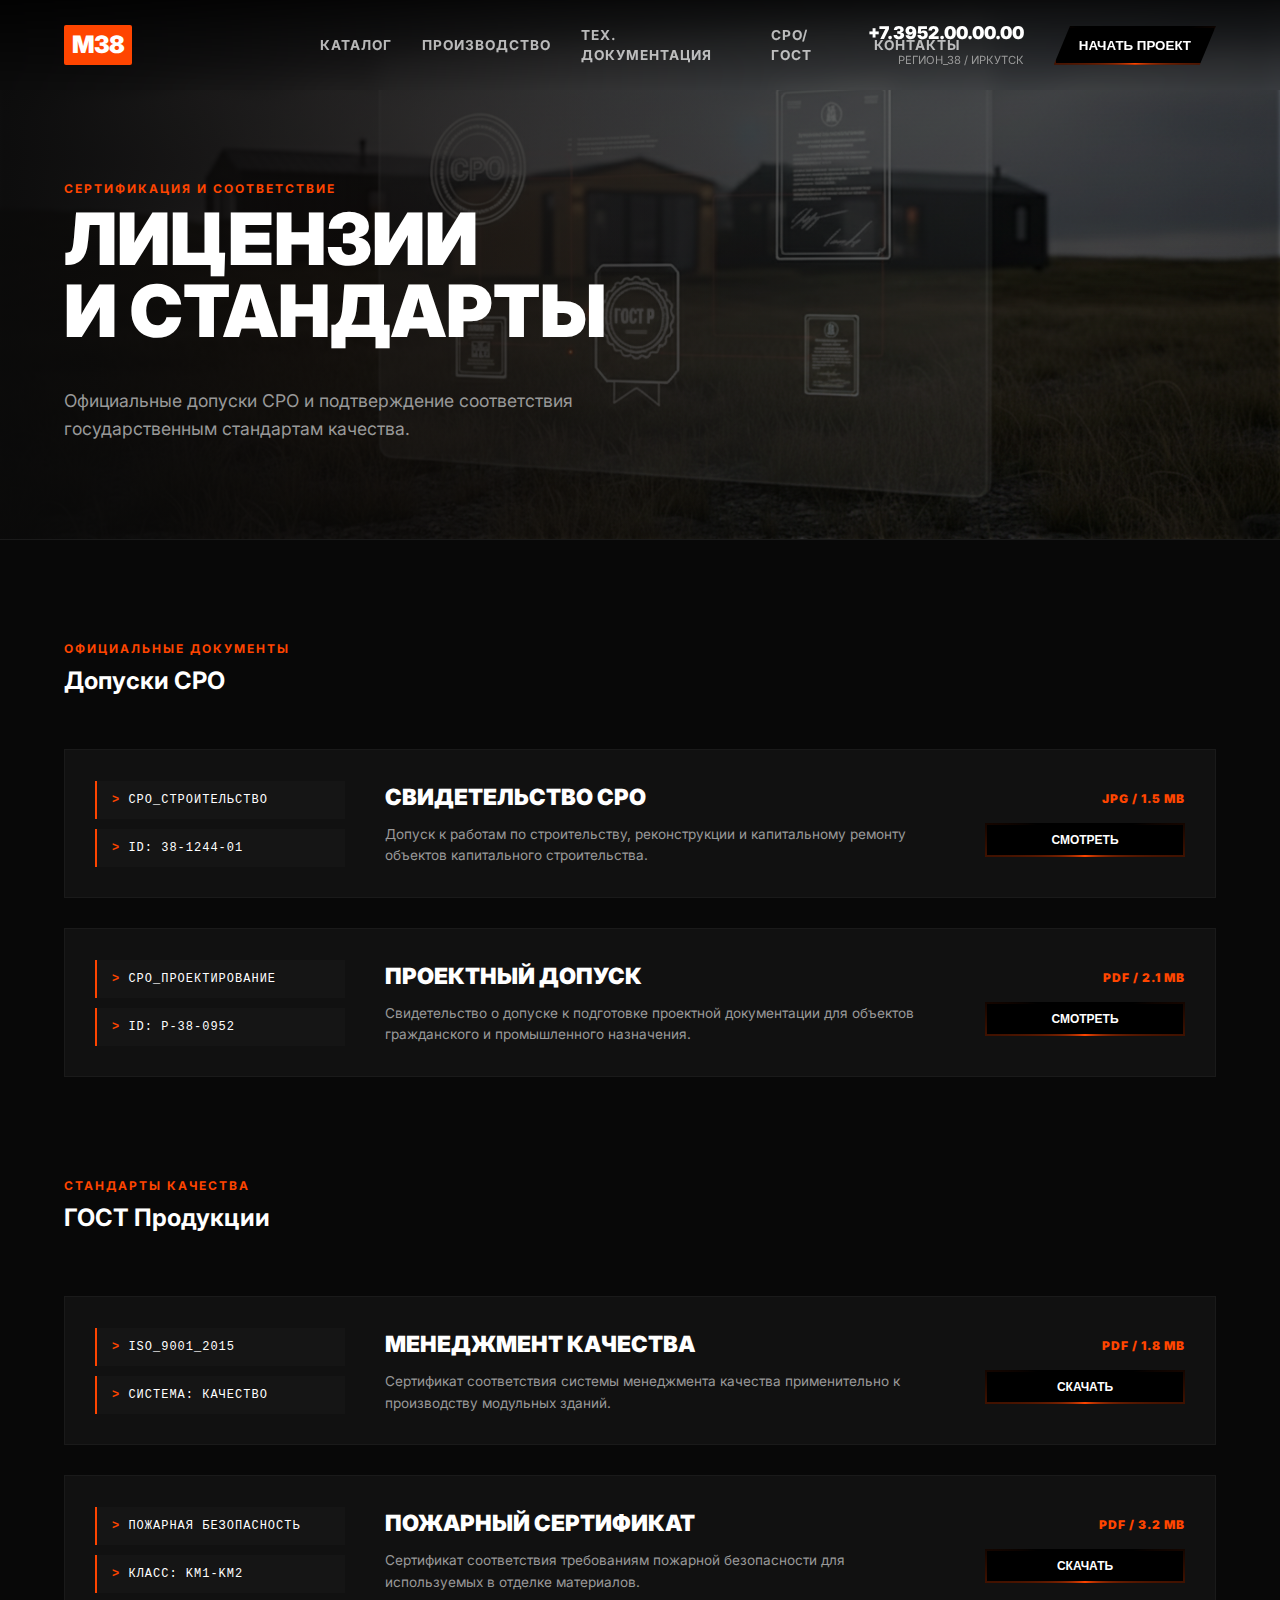
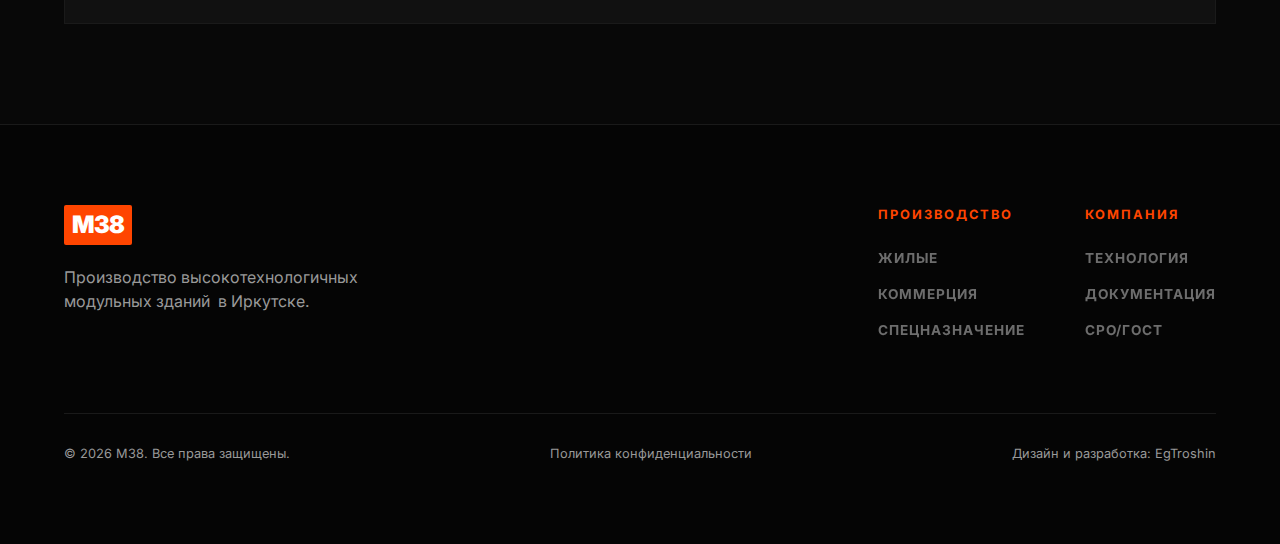
<file: sro-gost.html>
<!DOCTYPE html>
<html lang="ru">

<head>
    <meta charset="UTF-8">
    <meta name="viewport" content="width=device-width, initial-scale=1.0">
    <title>M38 | СРО и ГОСТ</title>
    <link rel="stylesheet" href="style.css">
    <link rel="stylesheet" href="https://cdnjs.cloudflare.com/ajax/libs/font-awesome/6.0.0/css/all.min.css">
</head>

<body>
    <header role="banner">
        <a href="index.html" class="logo" style="text-decoration: none; color: inherit;" aria-label="M38 — главная страница">
            <span>M38</span>
        </a>
        <button class="burger-menu" aria-label="Открыть меню навигации" aria-expanded="false" aria-controls="mobileNavOverlay">
            <span></span>
            <span></span>
            <span></span>
        </button>
        <nav aria-label="Основная навигация">
            <a href="catalog.html">Каталог</a>
            <a href="production.html">Производство</a>
            <a href="docs.html">Тех. документация</a>
            <a href="sro-gost.html" class="active" aria-current="page">Сро/ГОСТ</a>
            <a href="contacts.html">Контакты</a>
        </nav>
        <div class="header-right">
            <div class="contact-info">
                <span class="phone">+7.3952.00.00.00</span>
                <span class="location">РЕГИОН_38 / ИРКУТСК</span>
            </div>
            <button class="btn-primary">Начать проект</button>
        </div>
    </header>

    <main id="main-content">
        <section class="page-hero sro-hero" aria-label="Лицензии и стандарты — шапка раздела">
            <div class="hero-content">
                <span class="spec-id">СЕРТИФИКАЦИЯ И СООТВЕТСТВИЕ</span>
                <h1>Лицензии<br>и Стандарты</h1>
                <p class="hero-desc">Официальные допуски СРО и
                    подтверждение соответствия государственным стандартам качества.</p>
            </div>
        </section>

        <section class="cert-grid-section" aria-labelledby="sro-section-title">
            <div class="section-title-wrap">
                <span class="spec-id">ОФИЦИАЛЬНЫЕ ДОКУМЕНТЫ</span>
                <h2 id="sro-section-title" class="cert-section-title">Допуски СРО</h2>
            </div>

            <div class="doc-cards-grid" role="list">
                <!-- SRO Item 1 -->
                <article class="doc-card-refined" role="listitem">
                    <div class="doc-meta-terminal">
                        <span class="terminal-tag">СРО_СТРОИТЕЛЬСТВО</span>
                        <span class="terminal-tag">ID: 38-1244-01</span>
                    </div>
                    <div class="doc-main-info">
                        <h5>Свидетельство СРО</h5>
                        <p>Допуск к работам по строительству, реконструкции и капитальному ремонту объектов капитального
                            строительства.</p>
                    </div>
                    <div class="doc-actions-refined">
                        <span class="file-info">JPG / 1.5 MB</span>
                        <button class="btn-download-refined" aria-label="Посмотреть Свидетельство СРО">СМОТРЕТЬ</button>
                    </div>
                </article>

                <!-- SRO Item 2 -->
                <article class="doc-card-refined" role="listitem">
                    <div class="doc-meta-terminal">
                        <span class="terminal-tag">СРО_ПРОЕКТИРОВАНИЕ</span>
                        <span class="terminal-tag">ID: P-38-0952</span>
                    </div>
                    <div class="doc-main-info">
                        <h5>Проектный допуск</h5>
                        <p>Свидетельство о допуске к подготовке проектной документации для объектов гражданского и
                            промышленного назначения.</p>
                    </div>
                    <div class="doc-actions-refined">
                        <span class="file-info">PDF / 2.1 MB</span>
                        <button class="btn-download-refined" aria-label="Посмотреть Проектный допуск">СМОТРЕТЬ</button>
                    </div>
                </article>
            </div>

            <div class="section-title-wrap" style="margin: 100px 0 60px;">
                <span class="spec-id">СТАНДАРТЫ КАЧЕСТВА</span>
                <h2 class="cert-section-title">ГОСТ Продукции</h2>
            </div>

            <div class="doc-cards-grid" role="list">
                <!-- GOST Item -->
                <article class="doc-card-refined" role="listitem">
                    <div class="doc-meta-terminal">
                        <span class="terminal-tag">ISO_9001_2015</span>
                        <span class="terminal-tag">СИСТЕМА: КАЧЕСТВО</span>
                    </div>
                    <div class="doc-main-info">
                        <h5>Менеджмент качества</h5>
                        <p>Сертификат соответствия системы менеджмента качества применительно к производству модульных
                            зданий.</p>
                    </div>
                    <div class="doc-actions-refined">
                        <span class="file-info">PDF / 1.8 MB</span>
                        <button class="btn-download-refined" aria-label="Скачать сертификат ISO 9001">СКАЧАТЬ</button>
                    </div>
                </article>

                <!-- GOST Item -->
                <article class="doc-card-refined" role="listitem">
                    <div class="doc-meta-terminal">
                        <span class="terminal-tag">ПОЖАРНАЯ БЕЗОПАСНОСТЬ</span>
                        <span class="terminal-tag">КЛАСС: KM1-KM2</span>
                    </div>
                    <div class="doc-main-info">
                        <h5>Пожарный сертификат</h5>
                        <p>Сертификат соответствия требованиям пожарной безопасности для используемых в отделке
                            материалов.</p>
                    </div>
                    <div class="doc-actions-refined">
                        <span class="file-info">PDF / 3.2 MB</span>
                        <button class="btn-download-refined" aria-label="Скачать пожарный сертификат">СКАЧАТЬ</button>
                    </div>
                </article>
            </div>
        </section>
    </main>

    <footer role="contentinfo">
        <div class="footer-content">
            <div class="footer-info">
                <div class="logo" aria-label="M38"><span>M38</span></div>
                <p class="footer-desc">
                    Производство высокотехнологичных модульных зданий<span class="mobile-break"> </span>&nbsp;в Иркутске.
                </p>
            </div>
            <nav class="footer-links" aria-label="Навигация по сайту">
                <div class="link-group">
                    <h4>Производство</h4>
                    <ul>
                        <li><a href="catalog.html">Жилые</a></li>
                        <li><a href="catalog.html">Коммерция</a></li>
                        <li><a href="catalog.html">Спецназначение</a></li>
                    </ul>
                </div>
                <div class="link-group">
                    <h4>Компания</h4>
                    <ul>
                        <li><a href="production.html">Технология</a></li>
                        <li><a href="docs.html">Документация</a></li>
                        <li><a href="sro-gost.html">Сро/ГОСТ</a></li>
                    </ul>
                </div>
            </nav>
        </div>
        <div class="footer-bottom">
            <span>&copy; 2026 M38. Все права защищены.</span>
            <a href="#" class="footer-policy-link" data-privacy>Политика конфиденциальности</a>
            <span>Дизайн и разработка: EgTroshin</span>
        </div>
    </footer>

    <!-- Mobile Nav Overlay -->
    <div class="mobile-nav-overlay" id="mobileNavOverlay" role="dialog" aria-modal="true" aria-label="Меню навигации">
        <button class="mobile-nav-close" aria-label="Закрыть меню">&times;</button>

        <div class="mobile-menu-header">
            <div class="mobile-menu-logo" aria-hidden="true"><span>M38</span></div>
            <div class="mobile-menu-typewriter" id="mobileTypewriter" aria-hidden="true"></div>
        </div>

        <nav class="mobile-nav-links" aria-label="Мобильная навигация">
            <a href="catalog.html" class="mobile-nav-link">КАТАЛОГ</a>
            <a href="production.html" class="mobile-nav-link">ПРОИЗВОДСТВО</a>
            <a href="docs.html" class="mobile-nav-link">ДОКУМЕНТЫ</a>
            <a href="sro-gost.html" class="mobile-nav-link" aria-current="page">СРО / ГОСТ</a>
            <a href="contacts.html" class="mobile-nav-link">КОНТАКТЫ</a>
        </nav>
    </div>

    <script src="script.js"></script>
</body>

</html>
</file>
<file: style.css>
@import url('https://fonts.googleapis.com/css2?family=Inter:wght@300;400;700;900&display=swap');

:root {
    --primary-color: #FF4500;
    /* Vibrant Orange */
    --bg-dark: #0A0A0A;
    --text-light: #FFFFFF;
    --text-dim: #999999;
    --accent-gray: #1A1A1A;
    --glass-bg: rgba(26, 26, 26, 0.7);
    --border-color: rgba(255, 69, 0, 0.3);
    --transition: all 0.3s cubic-bezier(0.4, 0, 0.2, 1);
}

* {
    margin: 0;
    padding: 0;
    box-sizing: border-box;
}

body {
    font-family: 'Inter', sans-serif;
    background-color: var(--bg-dark);
    color: var(--text-light);
    line-height: 1.5;
    overflow-x: hidden;
    width: 100%;
}

/* Header */
header {
    position: fixed;
    top: 0;
    left: 0;
    width: 100%;
    z-index: 1000;
    padding: 20px 5%;
    display: flex;
    justify-content: space-between;
    align-items: center;
    background: linear-gradient(to bottom, rgba(0, 0, 0, 0.8), transparent);
    backdrop-filter: blur(10px);
}

/* Навигация строго по центру хедера */
header nav {
    position: absolute;
    left: 50%;
    transform: translateX(-50%);
    z-index: 0;
}

/* Логотип и правый блок поверх абсолютного nav — кнопка кликабельна */
.header-right,
.logo,
.burger-menu {
    position: relative;
    z-index: 1;
}

.logo {
    display: flex;
    align-items: center;
    gap: 10px;
    font-weight: 900;
    font-size: 1.5rem;
    letter-spacing: -1px;
    text-transform: uppercase;
}

.logo span {
    background: var(--primary-color);
    color: #fff;
    padding: 2px 8px;
    border-radius: 2px;
}

nav {
    display: flex;
    gap: 30px;
    align-items: center;
}

nav a {
    text-decoration: none;
    color: var(--text-light);
    font-size: 0.85rem;
    font-weight: 700;
    text-transform: uppercase;
    letter-spacing: 1px;
    transition: var(--transition);
    opacity: 0.7;
}

nav a:hover {
    opacity: 1;
    color: var(--primary-color);
}

.header-right {
    display: flex;
    align-items: center;
    gap: 30px;
}

.contact-info {
    text-align: right;
}

.phone {
    display: block;
    font-weight: 900;
    font-size: 1.1rem;
}

.location {
    font-size: 0.7rem;
    color: var(--text-dim);
    text-transform: uppercase;
}

/* Первая строка хедера (логотип + бургер + телефон) */
/* На десктопе — прозрачная обёртка, визуально не меняет ничего */
.header-top-row {
    display: contents; /* дети участвуют в flex родителя как будто враппера нет */
}

/* Burger скрыт на десктопе по умолчанию */
.burger-menu {
    display: none;
    background: none;
    border: none;
    padding: 4px;
    cursor: pointer;
}

.btn-primary {
    background: var(--primary-color);
    color: #fff;
    padding: 12px 25px;
    border: none;
    font-weight: 900;
    text-transform: uppercase;
    cursor: pointer;
    transition: var(--transition);
    clip-path: polygon(10% 0, 100% 0, 90% 100%, 0 100%);
}

.btn-primary:hover {
    transform: translateY(-2px);
    box-shadow: 0 10px 20px rgba(255, 69, 0, 0.3);
    filter: brightness(1.1);
}

/* Hero Section */
.hero {
    height: 100vh;
    width: 100%;
    position: relative;
    display: flex;
    align-items: center;
    padding: 0 5%;
    background: linear-gradient(rgba(0, 0, 0, 0.4), rgba(0, 0, 0, 0.4)), url('Image/glavnoe_foto.png') no-repeat center center/cover;
}

.facility-info {
    background: #000 !important;
}

.info-card-refined {
    padding: 60px;
    background: #050505;
    transition: var(--transition);
    border: none;
    display: flex;
    flex-direction: column;
    align-items: flex-start;
}

.info-card-refined:hover {
    background: #080808;
}

.info-card-refined i {
    color: var(--primary-color);
    font-size: 3rem;
    margin-bottom: 40px;
}

.info-card-refined img.card-icon-img {
    height: 3rem;
    width: auto;
    margin-bottom: 40px;
    object-fit: contain;
    display: block;
}

.info-card-refined h4 {
    font-size: 2rem;
    font-weight: 900;
    margin-bottom: 20px;
    color: #fff;
    text-transform: none;
    /* Screenshot shows it's not all caps if I look closely, or maybe it is. Let's stick to what looks best. */
}

.info-card-refined p {
    color: var(--text-dim);
    font-size: 1.1rem;
    line-height: 1.6;
}

/* Page-Specific Hero Sections */
.page-hero {
    height: 45vh;
    min-height: 400px;
    display: flex;
    align-items: center;
    padding: 120px 5% 60px;
    border-bottom: 1px solid var(--accent-gray);
    position: relative;
    overflow: hidden;
}

.page-hero::before {
    content: '';
    position: absolute;
    inset: -20px;
    background-size: cover;
    background-position: center;
    background-repeat: no-repeat;
    filter: blur(2px);
    opacity: 0.75;
    z-index: 0;
}

.page-hero::after {
    content: '';
    position: absolute;
    inset: 0;
    background: linear-gradient(to right, rgba(10, 10, 10, 0.95), transparent),
        radial-gradient(circle at 20% 50%, rgba(255, 69, 0, 0.05), transparent 50%);
    z-index: 1;
    pointer-events: none;
}

.catalog-hero::before {
    background-image: url('Image/katalog.png');
}

.production-hero::before {
    background-image: url('Image/proizvodstvo.png');
}

.docs-hero::before {
    background-image: url('Image/tekh_dokumentatsiya.png');
}

.sro-hero::before {
    background-image: url('Image/srogost.png');
}

.contacts-hero::before {
    background-image: url('Image/kontakty.png');
}

.page-hero .hero-content {
    position: relative;
    z-index: 2;
}

.page-hero h1 {
    font-size: clamp(3rem, 8vw, 5rem);
    font-weight: 900;
    text-transform: uppercase;
    line-height: 1.1;
}

.hero-content {
    max-width: 800px;
    z-index: 10;
}

.spec-id {
    color: var(--primary-color);
    font-size: 0.75rem;
    font-weight: 700;
    letter-spacing: 2px;
    margin-bottom: 5px;
    display: block;
}

/* Industrial Range Sliders */
.industrial-slider-group {
    display: flex;
    flex-direction: column;
    gap: 10px;
}

.slider-label-row {
    display: flex;
    justify-content: space-between;
    align-items: center;
    font-size: 0.85rem;
    font-weight: 700;
    text-transform: uppercase;
    letter-spacing: 1px;
    color: var(--text-dim);
}

.slider-value-display {
    color: var(--primary-color);
    font-weight: 900;
    font-family: 'Courier New', Courier, monospace;
    font-size: 1rem;
    margin-left: 10px;
}

input[type="range"].industrial-range {
    -webkit-appearance: none;
    appearance: none;
    width: 100%;
    height: 4px;
    background: var(--accent-gray);
    outline: none;
    margin: 15px 0;
}

input[type="range"].industrial-range::-webkit-slider-thumb {
    -webkit-appearance: none;
    appearance: none;
    width: 16px;
    height: 16px;
    background: var(--primary-color);
    cursor: pointer;
    border-radius: 50%;
    box-shadow: 0 0 10px var(--primary-color);
    transition: var(--transition);
}

input[type="range"].industrial-range::-moz-range-thumb {
    width: 16px;
    height: 16px;
    background: var(--primary-color);
    cursor: pointer;
    border-radius: 50%;
    border: none;
    box-shadow: 0 0 10px var(--primary-color);
    transition: var(--transition);
}

input[type="range"].industrial-range::-webkit-slider-thumb:hover {
    transform: scale(1.2);
    box-shadow: 0 0 15px var(--primary-color);
}

.hero h1 {
    font-size: clamp(4rem, 10vw, 8rem);
    line-height: 0.9;
    font-weight: 900;
    text-transform: uppercase;
    margin-bottom: 30px;
}

.sub-title {
    font-size: 0.9rem;
    font-weight: 700;
    text-transform: uppercase;
    letter-spacing: 4px;
    opacity: 0.6;
    margin-bottom: 20px;
    display: block;
}

.hero-description {
    font-size: 1.1rem;
    color: var(--text-dim);
    line-height: 1.8;
    margin-bottom: 50px;
    max-width: 600px;
}

.hero-stats {
    display: flex;
    gap: 60px;
    margin-bottom: 60px;
}

.stat-card-animated {
    position: relative;
    padding: 2px;
    /* Thicker line for visibility */
    background: #FF4500;
    /* Solid Corporate Orange */
    clip-path: polygon(10% 0, 100% 0, 90% 100%, 0 100%);
    transition: all 0.3s ease;
    cursor: default;
    z-index: 10;
    box-shadow: 0 0 15px rgba(255, 69, 0, 0.2);
    /* Slight glow to verify it's there */
}

.stat-content {
    background: #000;
    /* Inner black background */
    padding: 15px 30px;
    /* Removed inner clip-path to ensure border shows clearly */
    display: flex;
    flex-direction: column;
    align-items: center;
    justify-content: center;
    min-width: 200px;
    height: 100%;
}

.stat-card-animated:hover {
    transform: translateY(-3px);
    background: var(--primary-color);
    /* Brighten border */
    box-shadow: 0 10px 20px rgba(0, 0, 0, 0.3);
}

.stat-big {
    font-size: 3rem;
    font-weight: 900;
    color: #fff;
    line-height: 1;
    margin-bottom: 5px;
}

.stat-desc {
    font-family: 'Courier New', Courier, monospace;
    font-size: 0.7rem;
    font-weight: 700;
    color: var(--text-dim);
    text-transform: uppercase;
    letter-spacing: 1px;
}

/* Old classes restoration */
.stat-card,
.stat-label,
.stat-value {
    display: block;
}

.hero-actions {
    display: flex;
    gap: 30px;
}

.btn-action {
    padding: 18px 40px;
    font-size: 0.8rem;
    font-weight: 900;
    text-transform: uppercase;
    letter-spacing: 2px;
    cursor: pointer;
    transition: var(--transition);
    clip-path: polygon(10% 0, 100% 0, 90% 100%, 0 100%);
    border: none;
}

.btn-action.active {
    background: var(--primary-color);
    color: #fff;
}

.btn-action.ghost {
    background: transparent;
    border: 1px solid rgba(255, 255, 255, 0.2);
    color: #fff;
}

.btn-action:hover {
    transform: translateY(-3px);
    box-shadow: 0 10px 20px rgba(0, 0, 0, 0.3);
}

.btn-action.active:hover {
    filter: brightness(1.1);
    box-shadow: 0 10px 20px rgba(255, 69, 0, 0.3);
}

.btn-action.ghost:hover {
    border-color: #fff;
    background: rgba(255, 255, 255, 0.1);
}

/* Technical Capabilities List */
.hero-capabilities-list {
    position: absolute;
    bottom: 10%;
    right: 5%;
    display: flex;
    flex-direction: column;
    gap: 10px;
    z-index: 5;
    text-align: right;
}

.cap-item {
    font-family: 'Courier New', Courier, monospace;
    font-size: 0.8rem;
    color: #FF4500;
    /* Corporate Orange */
    font-weight: 700;
    opacity: 0.7;
    /* "Unnoticeable" / subtle */
    letter-spacing: 1px;
    text-shadow: 0 0 5px rgba(255, 69, 0, 0.3);
    transition: all 0.3s ease;
    cursor: default;
}

.cap-item:hover {
    opacity: 1;
    text-shadow: 0 0 10px rgba(255, 69, 0, 0.6);
}

/* Page Hero Positioning for Production Page */
.page-hero {
    position: relative;
    /* Ensure absolute children position relative to this */
}

/* Catalog / Production / Docs Shared Structures */
@media (max-width: 768px) {

    .catalog-grid,
    .doc-cards-grid {
        grid-template-columns: 1fr;
    }
}

/* Refined Production Grid & Descriptions (re-applied) */
.production-grid-detailed {
    display: grid;
    grid-template-columns: repeat(4, 1fr);
    gap: 40px;
    padding: 100px 5%;
    background: #080808;
}

.gallery-item-detailed {
    display: flex;
    flex-direction: column;
}

/* Описание растягивается — теги всегда на одном уровне снизу */
.gallery-item-detailed .step-desc-small {
    flex-grow: 1;
}

.gallery-item-detailed .tech-tags-terminal {
    margin-top: auto;
}

.step-num-small {
    font-size: 2.5rem;
    font-weight: 900;
    color: transparent;
    -webkit-text-stroke: 1px var(--primary-color);
    opacity: 0.3;
    line-height: 1;
    margin-bottom: 10px;
}

.step-title-small {
    font-size: 1.2rem;
    font-weight: 900;
    text-transform: uppercase;
    margin-bottom: 20px;
    letter-spacing: 0.5px;
}

.step-desc-small {
    font-size: 0.85rem;
    color: var(--text-dim);
    line-height: 1.7;
    margin-bottom: 30px;
}

/* Terminal style Tech Tags */
.tech-tags-terminal,
.doc-meta-terminal {
    display: flex;
    flex-direction: column;
    gap: 10px;
}

.terminal-tag {
    background: #151515;
    border-left: 2px solid var(--primary-color);
    padding: 10px 15px;
    font-family: 'Courier New', Courier, monospace;
    font-size: 0.75rem;
    color: #fff;
    text-transform: uppercase;
    letter-spacing: 1px;
}

.terminal-tag::before {
    content: '> ';
    color: var(--primary-color);
    font-weight: 900;
}

/* --- REFINED DOCUMENTATION STYLES --- */

.docs-container-refined {
    display: grid;
    grid-template-columns: 350px 1fr;
    gap: 60px;
    padding: 80px 5%;
    background: #080808;
}

.docs-sidebar-refined {
    position: sticky;
    top: 120px;
    height: fit-content;
}

.docs-search-refined {
    position: relative;
    margin-bottom: 50px;
}

.docs-search-refined input {
    width: 100%;
    background: #111;
    border: 1px solid var(--accent-gray);
    padding: 15px 20px;
    padding-right: 50px;
    color: #fff;
    font-family: 'Inter', sans-serif;
    font-weight: 700;
    font-size: 0.8rem;
    letter-spacing: 1px;
}

.docs-search-refined i {
    position: absolute;
    right: 20px;
    top: 50%;
    transform: translateY(-50%);
    color: var(--primary-color);
}

.docs-nav-group-refined h4 {
    color: var(--primary-color);
    font-size: 0.75rem;
    letter-spacing: 3px;
    margin-bottom: 30px;
    opacity: 0.6;
}

.docs-nav-group-refined ul {
    list-style: none;
}

.docs-nav-group-refined li {
    margin-bottom: 15px;
}

.docs-nav-group-refined a {
    text-decoration: none;
    color: var(--text-dim);
    font-weight: 700;
    font-size: 0.9rem;
    display: flex;
    align-items: center;
    gap: 15px;
    transition: var(--transition);
}

.docs-nav-group-refined a i {
    font-size: 1rem;
    width: 20px;
    text-align: center;
}

.docs-nav-group-refined a:hover,
.docs-nav-group-refined a.active {
    color: #fff;
    padding-left: 10px;
}

.docs-nav-group-refined a.active i {
    color: var(--primary-color);
}

/* Document Cards */
.docs-header-bar {
    display: flex;
    justify-content: space-between;
    align-items: center;
    border-bottom: 1px solid var(--accent-gray);
    padding-bottom: 20px;
    margin-bottom: 40px;
}

.results-count {
    font-size: 0.75rem;
    font-weight: 900;
    letter-spacing: 2px;
}

.doc-cards-grid {
    display: grid;
    grid-template-columns: 1fr;
    gap: 30px;
}

.doc-card-refined {
    background: #111;
    border: 1px solid var(--accent-gray);
    padding: 30px;
    display: grid;
    grid-template-columns: 250px 1fr 200px;
    gap: 40px;
    align-items: center;
    transition: var(--transition);
}

.doc-card-refined:hover {
    border-color: var(--primary-color);
    transform: translateX(5px);
}

.doc-main-info h5 {
    font-size: 1.4rem;
    font-weight: 900;
    text-transform: uppercase;
    margin-bottom: 10px;
    color: #fff;
}

.doc-main-info p {
    color: var(--text-dim);
    font-size: 0.85rem;
    line-height: 1.6;
}

.doc-actions-refined {
    text-align: right;
    display: flex;
    flex-direction: column;
    gap: 15px;
}

.file-info {
    font-size: 0.75rem;
    font-weight: 900;
    color: var(--primary-color);
    letter-spacing: 1px;
}

.btn-download-refined {
    background: transparent;
    border: 1px solid var(--text-light);
    color: #fff;
    padding: 10px 20px;
    font-weight: 900;
    text-transform: uppercase;
    font-size: 0.75rem;
    cursor: pointer;
    transition: var(--transition);
}

.btn-download-refined:hover {
    background: var(--primary-color);
    border-color: var(--primary-color);
}

/* Responsive Docs */
@media (max-width: 1200px) {
    .docs-container-refined {
        grid-template-columns: 1fr;
    }

    .doc-card-refined {
        grid-template-columns: 1fr;
        gap: 20px;
    }

    .doc-actions-refined {
        text-align: left;
        flex-direction: row;
        justify-content: space-between;
        align-items: center;
    }
}

/* --- REFINED CATALOG STYLES --- */

.catalog-controls-refined {
    margin-bottom: 50px;
}

.filter-btn-industrial {
    background: transparent;
    border: 1px solid var(--accent-gray);
    color: var(--text-dim);
    padding: 10px 20px;
    font-weight: 700;
    font-size: 0.75rem;
    text-transform: uppercase;
    letter-spacing: 1px;
    cursor: pointer;
    transition: var(--transition);
}

.filter-btn-industrial:hover,
.filter-btn-industrial.active {
    border-color: var(--primary-color);
    color: #fff;
    background: rgba(255, 69, 0, 0.05);
}

.catalog-card-industrial {
    background: #111;
    border: 1px solid var(--accent-gray);
    transition: var(--transition);
}

.catalog-card-industrial:hover {
    border-color: var(--primary-color);
    transform: translateY(-5px);
}

.catalog-card-industrial:hover .card-img {
    transform: scale(1.05);
    opacity: 1;
}

.price-terminal {
    position: absolute;
    top: 20px;
    right: 20px;
    background: var(--primary-color);
    color: #fff;
    padding: 8px 15px;
    font-weight: 900;
    font-size: 0.8rem;
    clip-path: polygon(10% 0, 100% 0, 90% 100%, 0 100%);
}

.product-meta-terminal {
    font-family: 'Courier New', Courier, monospace;
    font-size: 0.7rem;
    color: var(--primary-color);
    letter-spacing: 1px;
    font-weight: 900;
}

.btn-card-industrial {
    display: block;
    width: 100%;
    padding: 15px;
    text-align: center;
    text-decoration: none;
    font-weight: 900;
    font-size: 0.75rem;
    text-transform: uppercase;
    letter-spacing: 2px;
    cursor: pointer;
    clip-path: polygon(5% 0, 100% 0, 95% 100%, 0 100%);
}

.btn-card-industrial:hover {
    color: #fff;
}

/* --- GLOBAL BUTTON ANIMATION --- */
.btn-primary,
.btn-action,
.btn-card-industrial,
.filter-btn-industrial,
.btn-modal-contact,
.btn-download-refined {
    position: relative;
    overflow: visible;
    /* Changing to visible to test, but clip-path handles clipping */
    /* Actually clip-path clips the element itself. */
    z-index: 1;
    background: transparent !important;
    /* Make main element transparent */
    color: #fff !important;
    border: none !important;
}

/* 1. Black Background Layer */
.btn-primary::before,
.btn-action::before,
.btn-card-industrial::before,
.filter-btn-industrial::before,
.btn-modal-contact::before,
.btn-download-refined::before {
    content: '';
    position: absolute;
    inset: 2px;
    /* Slight inset so the border (2px) is clearly the 'edge' */
    /* Actually, if inset: 0, the border (inset 0, padding 2px) covers the edge 2px. 
       The background should be inset 0 too, z-index -2. */
    inset: 0;
    background: #000;
    z-index: -2;
    transition: var(--transition);
}

/* 2. Animated Border Layer */
.btn-primary::after,
.btn-action::after,
.btn-card-industrial::after,
.filter-btn-industrial::after,
.btn-modal-contact::after,
.btn-download-refined::after {
    content: '';
    position: absolute;
    inset: 0;
    padding: 2px;
    /* Border width */
    background: conic-gradient(from var(--angle), transparent 20%, var(--primary-color) 50%, transparent 80%);
    -webkit-mask:
        linear-gradient(#fff 0 0) content-box,
        linear-gradient(#fff 0 0);
    mask:
        linear-gradient(#fff 0 0) content-box,
        linear-gradient(#fff 0 0);
    -webkit-mask-composite: xor;
    mask-composite: exclude;
    z-index: -1;
    animation: rotateBorder 3s linear infinite;
    opacity: 1;
}

/* Hover Effects */
.btn-primary:hover::before,
.btn-action:hover::before,
.btn-card-industrial:hover::before,
.filter-btn-industrial:hover::before,
.btn-modal-contact:hover::before,
.btn-download-refined:hover::before {
    background: #111;
    /* Slightly lighter black on hover */
}

.btn-primary:hover,
.btn-action:hover,
.btn-card-industrial:hover,
.filter-btn-industrial:hover,
.btn-modal-contact:hover,
.btn-download-refined:hover {
    box-shadow: 0 0 20px rgba(255, 69, 0, 0.4);
    transform: translateY(-2px);
}

/* --- PROJECT MODAL STYLES --- */
.modal-overlay {
    position: fixed;
    top: 0;
    left: 0;
    width: 100%;
    height: 100%;
    background: rgba(0, 0, 0, 0.85);
    backdrop-filter: blur(8px);
    z-index: 2000;
    display: flex;
    justify-content: center;
    align-items: flex-start;
    /* Changed from center to allow scrolling */
    opacity: 0;
    pointer-events: none;
    transition: opacity 0.3s ease;
    padding: 40px 20px;
    /* Add top/bottom padding for separation */
    overflow-y: auto;
    /* Enable scrolling on the overlay */
}

.modal-overlay.active {
    opacity: 1;
    pointer-events: all;
}

.modal-container {
    background: #0A0A0A;
    border: 1px solid var(--accent-gray);
    width: 100%;
    max-width: 1000px;
    height: auto;
    /* Allow content to dictate height */
    /* Removed max-height: 90vh */
    /* Removed overflow-y: auto */
    position: relative;
    transform: translateY(30px);
    transition: transform 0.3s cubic-bezier(0.4, 0, 0.2, 1);
    box-shadow: 0 25px 50px rgba(0, 0, 0, 0.5);
    display: grid;
    grid-template-columns: 1fr 1fr;
    border-radius: 4px;
    margin: auto;
    /* Center horizontally if flex-start doesn't */
}

.modal-overlay.active .modal-container {
    transform: translateY(0);
}

.modal-close {
    position: absolute;
    top: 20px;
    right: 20px;
    background: rgba(0, 0, 0, 0.5);
    border: none;
    color: #fff;
    font-size: 2rem;
    cursor: pointer;
    z-index: 10;
    line-height: 1;
    transition: color 0.3s;
    width: 40px;
    height: 40px;
    border-radius: 50%;
    display: flex;
    align-items: center;
    justify-content: center;
}

.modal-close:hover {
    color: var(--primary-color);
    background: rgba(0, 0, 0, 0.8);
}

.modal-image-col {
    position: relative;
    background: #000;
    min-height: 300px;
    /* Removed height: 100% to allow it to stretch or fill */
}

.modal-img {
    width: 100%;
    height: 100%;
    object-fit: cover;
    opacity: 0.9;
    display: block;
    /* Remove gap */
}

.modal-info-col {
    padding: 40px;
    display: flex;
    flex-direction: column;
    gap: 20px;
}

/* --- PRIVACY MODAL --- */
.modal-container.privacy-mode {
    display: block !important;
    max-width: 800px;
    padding: 40px;
    height: auto;
}

.privacy-content {
    color: var(--text-dim);
    line-height: 1.6;
    font-size: 0.9rem;
    text-align: left;
}

.privacy-content h1,
.privacy-content h2 {
    color: #fff;
    margin-bottom: 20px;
    font-size: 1.5rem;
    text-transform: uppercase;
}

.privacy-content h3 {
    color: #fff;
    margin-top: 25px;
    margin-bottom: 15px;
    font-size: 1.1rem;
    font-weight: 700;
}

.privacy-content p {
    margin-bottom: 15px;
}

.privacy-content ul {
    padding-left: 20px;
    margin-bottom: 15px;
}

.privacy-content li {
    margin-bottom: 5px;
}


.modal-series {
    font-family: 'Courier New', Courier, monospace;
    font-size: 0.8rem;
    color: var(--primary-color);
    font-weight: 900;
    letter-spacing: 1px;
}

.modal-title {
    font-size: 2rem;
    font-weight: 900;
    text-transform: uppercase;
    line-height: 1.1;
    margin-bottom: 5px;
}

.modal-desc {
    color: var(--text-dim);
    font-size: 0.95rem;
    line-height: 1.6;
}

.modal-specs-title {
    font-size: 0.9rem;
    font-weight: 700;
    text-transform: uppercase;
    margin-bottom: 10px;
    color: #fff;
    border-bottom: 1px solid var(--accent-gray);
    padding-bottom: 5px;
    margin-top: 10px;
}

.modal-specs-list {
    list-style: none;
    display: grid;
    gap: 8px;
}

.modal-specs-list li {
    font-size: 0.9rem;
    color: #ccc;
    display: flex;
    justify-content: space-between;
    border-bottom: 1px solid rgba(255, 255, 255, 0.05);
    padding-bottom: 5px;
}

.modal-specs-list li strong {
    color: var(--text-dim);
    font-weight: 400;
}

.modal-price-block {
    margin-top: 20px;
    background: #111;
    padding: 20px;
    border: 1px solid var(--accent-gray);
}

.modal-price-row {
    display: flex;
    justify-content: space-between;
    align-items: baseline;
    margin-bottom: 5px;
}

.modal-price-label {
    font-size: 0.85rem;
    color: var(--text-dim);
}

.modal-price-val {
    font-size: 1.2rem;
    font-weight: 900;
    color: #fff;
}

.modal-price-val.highlight {
    color: var(--primary-color);
    font-size: 1.4rem;
}

.btn-modal-contact {
    background: var(--primary-color);
    color: #fff;
    border: none;
    padding: 15px;
    font-weight: 900;
    text-transform: uppercase;
    cursor: pointer;
    margin-top: 20px;
    width: 100%;
    transition: var(--transition);
    text-align: center;
    text-decoration: none;
    display: block;
    letter-spacing: 1px;
}

.btn-modal-contact:hover {
    filter: brightness(1.1);
    transform: translateY(-2px);
    box-shadow: 0 5px 15px rgba(255, 69, 0, 0.3);
}

@media (max-width: 900px) {
    .modal-overlay {
        padding: 0;
        /* Full screen on mobile */
        align-items: flex-start;
        overflow-y: auto;
    }

    .modal-container {
        grid-template-columns: 1fr;
        height: auto;
        min-height: 100%;
        max-width: 100%;
        width: 100%;
        margin: 0;
        border: none;
        border-radius: 0;
        transform: none !important;
        /* Disable transform for simpler mobile behavior */
    }

    .modal-image-col {
        height: 250px;
        order: -1;
    }

    .modal-info-col {
        padding: 20px;
    }

    .modal-close {
        top: 10px;
        right: 10px;
    }
}

/* --- PROJECT MODAL STYLES --- */
.modal-overlay {
    position: fixed;
    top: 0;
    left: 0;
    width: 100%;
    height: 100%;
    background: rgba(0, 0, 0, 0.85);
    backdrop-filter: blur(8px);
    z-index: 2000;
    display: flex;
    justify-content: center;
    align-items: center;
    opacity: 0;
    pointer-events: none;
    transition: opacity 0.3s ease;
    padding: 20px;
}

.modal-overlay.active {
    opacity: 1;
    pointer-events: all;
}

.modal-container {
    background: #0A0A0A;
    border: 1px solid var(--accent-gray);
    width: 100%;
    max-width: 1000px;
    max-height: 90vh;
    overflow-y: auto;
    position: relative;
    transform: translateY(30px);
    transition: transform 0.3s cubic-bezier(0.4, 0, 0.2, 1);
    box-shadow: 0 25px 50px rgba(0, 0, 0, 0.5);
    display: grid;
    grid-template-columns: 1fr 1fr;
}

.modal-overlay.active .modal-container {
    transform: translateY(0);
}

.modal-close {
    position: absolute;
    top: 20px;
    right: 20px;
    background: transparent;
    border: none;
    color: #fff;
    font-size: 2rem;
    cursor: pointer;
    z-index: 10;
    line-height: 1;
    transition: color 0.3s;
}

.modal-close:hover {
    color: var(--primary-color);
}

.modal-image-col {
    position: relative;
    background: #000;
    min-height: 300px;
}

/* --- PHILOSOPHY TERMINAL --- */
.terminal-window {
    width: 100%;
    height: 100%;
    min-height: 300px;
    background: #0A0A0A;
    border: 1px solid var(--accent-gray);
    padding: 30px;
    font-family: 'Courier New', Courier, monospace;
    font-size: 0.9rem;
    color: var(--primary-color);
    display: flex;
    flex-direction: column;
    justify-content: center;
    position: relative;
    overflow: hidden;
}

.terminal-line {
    margin-bottom: 10px;
    opacity: 0;
    animation: fadeIn 0.1s forwards;
}

@keyframes fadeIn {
    to {
        opacity: 1;
    }
}

.terminal-cursor {
    display: inline-block;
    width: 8px;
    height: 15px;
    background: var(--primary-color);
    animation: blink 1s infinite;
    vertical-align: middle;
    margin-left: 5px;
}

@keyframes blink {

    0%,
    100% {
        opacity: 1;
    }

    50% {
        opacity: 0;
    }
}


.modal-img {
    width: 100%;
    height: 100%;
    object-fit: cover;
    opacity: 0.8;
}

.modal-info-col {
    padding: 40px;
    display: flex;
    flex-direction: column;
    gap: 20px;
}

.modal-series {
    font-family: 'Courier New', Courier, monospace;
    font-size: 0.8rem;
    color: var(--primary-color);
    font-weight: 900;
    letter-spacing: 1px;
}

.modal-title {
    font-size: 2rem;
    font-weight: 900;
    text-transform: uppercase;
    line-height: 1.1;
    margin-bottom: 10px;
}

.modal-desc {
    color: var(--text-dim);
    font-size: 0.95rem;
    line-height: 1.6;
}

.modal-specs-title {
    font-size: 0.9rem;
    font-weight: 700;
    text-transform: uppercase;
    margin-bottom: 10px;
    color: #fff;
    border-bottom: 1px solid var(--accent-gray);
    padding-bottom: 5px;
    margin-top: 10px;
}

.modal-specs-list {
    list-style: none;
    display: grid;
    gap: 10px;
}

.modal-specs-list li {
    font-size: 0.9rem;
    color: #ccc;
    display: flex;
    justify-content: space-between;
}

.modal-specs-list li span {
    color: var(--text-dim);
}

.modal-price-block {
    margin-top: 20px;
    background: #111;
    padding: 20px;
    border: 1px solid var(--accent-gray);
}

.modal-price-row {
    display: flex;
    justify-content: space-between;
    align-items: baseline;
    margin-bottom: 5px;
}

.modal-price-label {
    font-size: 0.85rem;
    color: var(--text-dim);
}

.modal-price-val {
    font-size: 1.2rem;
    font-weight: 900;
    color: #fff;
}

.modal-price-val.highlight {
    color: var(--primary-color);
    font-size: 1.4rem;
}

.btn-modal-contact {
    background: var(--primary-color);
    color: #fff;
    border: none;
    padding: 15px;
    font-weight: 900;
    text-transform: uppercase;
    cursor: pointer;
    margin-top: 20px;
    width: 100%;
    transition: var(--transition);
    text-align: center;
    text-decoration: none;
    display: block;
}

.btn-modal-contact:hover {
    filter: brightness(1.1);
}

@media (max-width: 900px) {
    .modal-container {
        grid-template-columns: 1fr;
        max-height: 85vh;
        width: 90%;
    }

    .modal-image-col {
        height: 250px;
    }

    .modal-info-col {
        padding: 20px;
    }
}

/* --- CONTACTS PAGE STYLES --- */

.contact-layout {
    display: grid;
    grid-template-columns: 1fr 1.5fr;
    gap: 80px;
}

.contact-cards-stack {
    display: flex;
    flex-direction: column;
    gap: 30px;
}

.contact-item-card {
    background: #111;
    border-left: 3px solid var(--primary-color);
    padding: 25px;
    transition: var(--transition);
}

.contact-item-card:hover {
    transform: translateX(10px);
    background: #151515;
}

.contact-item-card span {
    color: var(--primary-color);
    font-size: 0.7rem;
    font-weight: 700;
    text-transform: uppercase;
    letter-spacing: 2px;
}

.contact-item-card p {
    font-size: 1.1rem;
    font-weight: 700;
    margin-top: 10px;
}

.map-placeholder {
    margin-top: 50px;
    height: 300px;
    background: #1a1a1a;
    border: 1px dashed #333;
    display: flex;
    align-items: center;
    justify-content: center;
    position: relative;
    overflow: hidden;
}

.industrial-form {
    background: #111;
    padding: 50px;
    border: 1px solid var(--accent-gray);
}

.form-group {
    margin-bottom: 30px;
}

.form-group label {
    display: block;
    color: var(--primary-color);
    font-size: 0.7rem;
    font-weight: 900;
    text-transform: uppercase;
    letter-spacing: 2px;
    margin-bottom: 10px;
}

.form-group input,
.form-group textarea {
    width: 100%;
    background: #080808;
    border: 1px solid #333;
    padding: 15px;
    color: #fff;
    font-family: 'Inter', sans-serif;
    font-weight: 700;
    font-size: 0.9rem;
    transition: var(--transition);
}

.form-group input:focus,
.form-group textarea:focus {
    border-color: var(--primary-color);
    outline: none;
    box-shadow: 0 0 10px rgba(255, 69, 0, 0.1);
}

.form-grid {
    display: grid;
    grid-template-columns: 1fr 1fr;
    gap: 30px;
}

@media (max-width: 1200px) {
    .contact-layout {
        grid-template-columns: 1fr;
        gap: 60px;
    }
}

@media (max-width: 768px) {
    .form-grid {
        grid-template-columns: 1fr;
    }
}

/* Footer & Global Styles (re-applied) */
footer {
    padding: 80px 5%;
    background: #050505;
    border-top: 1px solid var(--accent-gray);
}

.footer-content {
    display: flex;
    justify-content: space-between;
    flex-wrap: wrap;
    gap: 40px;
}

.footer-links {
    display: flex;
    gap: 60px;
}

.link-group h4 {
    color: var(--primary-color);
    text-transform: uppercase;
    margin-bottom: 20px;
    font-size: 0.8rem;
    letter-spacing: 2px;
}

.link-group ul {
    list-style: none;
}

.link-group li {
    margin-bottom: 12px;
}

.link-group a {
    color: var(--text-dim);
    text-decoration: none;
    font-size: 0.85rem;
    font-weight: 700;
    transition: var(--transition);
}


/* --- NEW HOMEPAGE SECTIONS --- */

.section-tag {
    font-family: 'Courier New', Courier, monospace;
    color: var(--primary-color);
    font-size: 0.85rem;
    font-weight: 900;
    letter-spacing: 2px;
    display: flex;
    align-items: center;
    gap: 10px;
    margin-bottom: 20px;
}

.section-tag::before {
    content: '';
    width: 20px;
    height: 2px;
    background: var(--primary-color);
}

.section-title {
    font-size: clamp(2rem, 5vw, 3rem);
    font-weight: 900;
    margin-bottom: 60px;
    text-transform: uppercase;
    position: relative;
    display: inline-block;
}

.section-title::after {
    content: '';
    position: absolute;
    bottom: -15px;
    left: 0;
    width: 60px;
    height: 4px;
    background: var(--primary-color);
}

.section-title-large {
    font-size: clamp(3rem, 7vw, 5rem);
    font-weight: 900;
    line-height: 0.95;
    margin-bottom: 40px;
    text-transform: uppercase;
}

.highlight-text {
    color: transparent;
    -webkit-text-stroke: 1px rgba(255, 255, 255, 0.8);
    position: relative;
    display: block;
}

.highlight-text::after {
    content: 'БУДУЩЕЕ';
    /* Hardcoded for now to match HTML */
    position: absolute;
    left: 5px;
    top: 5px;
    color: var(--primary-color);
    opacity: 0.2;
    z-index: -1;
}

.container {
    max-width: 1400px;
    margin: 0 auto;
    padding: 0 40px;
}

/* Philosophy */
.philosophy-section {
    display: grid;
    grid-template-columns: 1.2fr 1fr;
    min-height: 70vh;
    border-bottom: 1px solid var(--accent-gray);
    position: relative;
    overflow: hidden;
}

.philosophy-content {
    padding: 80px 80px;
    display: flex;
    flex-direction: column;
    justify-content: center;
    background: #0B0B0B;
    position: relative;
    z-index: 2;
}

/* Tech decorations for Philosophy */
.philosophy-content::before {
    content: 'ИНФ: ФИЛОСОФИЯ_V1';
    position: absolute;
    top: 30px;
    right: 30px;
    font-family: 'Courier New', Courier, monospace;
    font-size: 0.7rem;
    color: var(--accent-gray);
    letter-spacing: 2px;
    transform: rotate(90deg);
    transform-origin: right top;
}

.philosophy-image {
    background-size: cover;
    background-position: center;
    position: relative;
    display: flex;
    flex-direction: column;
    justify-content: center;
    /* Vertically center the loader */
    padding: 60px;
    /* Inner spacing */
}

.philosophy-image::after {
    content: '';
    position: absolute;
    inset: 0;
    background: linear-gradient(90deg, #0A0A0A 0%, transparent 20%);
}

.section-text {
    font-size: 1.2rem;
    color: var(--text-dim);
    max-width: 550px;
    line-height: 1.7;
    margin-top: 30px;
    border-left: 2px solid var(--accent-gray);
    padding-left: 30px;
}

/* Advantages */
.advantages-section {
    padding: 120px 0;
    background: #0B0B0B;
    background-image:
        linear-gradient(rgba(255, 255, 255, 0.03) 1px, transparent 1px),
        linear-gradient(90deg, rgba(255, 255, 255, 0.03) 1px, transparent 1px);
    background-size: 50px 50px;
    background-attachment: fixed;
}

.advantages-grid {
    display: grid;
    grid-template-columns: repeat(auto-fit, minmax(280px, 1fr));
    gap: 30px;
    margin-top: 60px;
}

/* Adjusted Card Padding for Split Layout */
.adv-card {
    background: rgba(15, 15, 15, 0.9);
    padding: 260px 30px 40px 30px;
    /* Push text down below image area */
    border: 1px solid var(--accent-gray);
    transition: all 0.4s cubic-bezier(0.25, 1, 0.5, 1);
    position: relative;
    backdrop-filter: blur(5px);
    overflow: hidden;
    /* Ensure image doesn't overflow */
}

.adv-card::before {
    content: '';
    position: absolute;
    top: 0;
    left: 0;
    width: 0;
    height: 2px;
    background: var(--primary-color);
    transition: width 0.4s ease;
}

.adv-card:hover {
    border-color: #333;
    transform: translateY(-5px);
    background: #181818;
}

.adv-card:hover::before {
    width: 100%;
}

.adv-icon {
    font-family: 'Courier New', Courier, monospace;
    font-size: 1rem;
    font-weight: 900;
    color: var(--primary-color);
    background: rgba(255, 69, 0, 0.1);
    padding: 8px 12px;
    display: inline-block;
    z-index: 2;
    position: absolute;
    top: 0;
    left: 0;
    margin: 0;
    border-bottom: 1px solid rgba(255, 69, 0, 0.3);
    border-right: 1px solid rgba(255, 69, 0, 0.3);
}

.adv-card:hover .adv-icon {
    background: var(--primary-color);
    color: #000;
}

/* Specific Backgrounds for Cards */
.adv-card-northern,
.adv-card-speed,
.adv-card-design,
.adv-card-guarantee {
    position: relative;
    overflow: hidden;
    z-index: 1;
}

/* Background Image Area (Top Half) */
.adv-card-northern::before,
.adv-card-speed::before,
.adv-card-design::before,
.adv-card-guarantee::before {
    content: '';
    position: absolute;
    top: 0;
    left: 0;
    width: 100%;
    height: 230px;
    /* Fixed height for image area */
    background-repeat: no-repeat;
    background-size: cover;
    background-position: center;
    opacity: 0.8;
    /* Higher opacity since text is not over it */
    z-index: 0;
    /* Behind badges but in front of card bg */
    pointer-events: none;
    filter: grayscale(100%) brightness(0.8);
    transition: all 0.5s ease;
    border-bottom: 1px solid var(--primary-color);
    /* Separator line */
}

/* Specific Images */
.adv-card-northern::before {
    background-image: url('Image/severnoe_ispolnenie.png');
}

.adv-card-speed::before {
    background-image: url('Image/skorost.png');
}

.adv-card-design::before {
    background-image: url('Image/dizajn.png');
}

.adv-card-guarantee::before {
    background-image: url('Image/garantiya.png');
}

/* Hover Effect */
.adv-card:hover::before {
    opacity: 1;
    filter: grayscale(0%) brightness(1);
    height: 240px;
    /* Slight expansion effect */
}

.adv-card h4 {
    font-size: 1rem;
    font-weight: 900;
    margin: 0;
    color: #fff;
    text-transform: uppercase;
    position: absolute;
    top: 0;
    right: 0;
    background: rgba(0, 0, 0, 0.6);
    /* Optional contrast background */
    padding: 8px 12px;
    border-bottom: 1px solid rgba(255, 255, 255, 0.1);
    border-left: 1px solid rgba(255, 255, 255, 0.1);
    z-index: 2;
    text-align: right;
}

.adv-card p {
    color: var(--text-dim);
    font-size: 0.95rem;
    line-height: 1.6;
}

/* Process */
/* Process Section - Horizontal Infographic Redesign */
.process-section {
    padding: 120px 0;
    border-top: 1px solid var(--accent-gray);
    background: #0B0B0B;
    background-image:
        linear-gradient(rgba(255, 255, 255, 0.03) 1px, transparent 1px),
        linear-gradient(90deg, rgba(255, 255, 255, 0.03) 1px, transparent 1px);
    background-size: 50px 50px;
    background-attachment: fixed;
    position: relative;
    overflow: hidden;
}

.process-steps {
    display: flex;
    flex-direction: row;
    /* Horizontal layout */
    justify-content: space-between;
    position: relative;
    max-width: 100%;
    margin-top: 80px;
    gap: 20px;
}

/* Central Horizontal Line */
.process-steps::before {
    content: '';
    position: absolute;
    top: 50%;
    left: 0;
    width: 100%;
    height: 4px;
    background: linear-gradient(to right, transparent, var(--primary-color), var(--primary-color), transparent);
    transform: translateY(-50%);
    z-index: 1;
    box-shadow: 0 0 15px rgba(255, 69, 0, 0.4);
}

.step-line {
    display: none;
}

.step-item {
    flex: 1;
    position: relative;
    padding: 30px;
    background: rgba(15, 15, 15, 0.9);
    border: 1px solid var(--accent-gray);
    backdrop-filter: blur(5px);
    transition: all 0.4s ease;
    z-index: 2;
    display: flex;
    flex-direction: column;
    align-items: center;
    /* Center content */
    text-align: center;
}

.step-item:hover {
    border-color: var(--primary-color);
    box-shadow: 0 0 20px rgba(255, 69, 0, 0.2);
    transform: translateY(-5px);
    background: #151515;
}

/* Alternating Layout - Up/Down */
.step-item:nth-child(odd) {
    margin-bottom: 60px;
    /* Push up relative to line */
    margin-top: 0;
    transform: translateY(-30px);
}

.step-item:nth-child(even) {
    margin-top: 60px;
    /* Push down relative to line */
    margin-bottom: 0;
    transform: translateY(30px);
}

.step-item:hover:nth-child(odd) {
    transform: translateY(-35px);
}

.step-item:hover:nth-child(even) {
    transform: translateY(25px);
}


/* Connectors (Vertical lines to center) */
.step-item::before {
    content: '';
    position: absolute;
    left: 50%;
    width: 2px;
    height: 30px;
    /* Distance to center line */
    background: rgba(255, 69, 0, 0.5);
    z-index: 1;
    transform: translateX(-50%);
}

.step-item:nth-child(odd)::before {
    bottom: -30px;
}

.step-item:nth-child(even)::before {
    top: -30px;
}

/* Connector Nodes (Circles on central line) */
.step-item::after {
    content: '';
    position: absolute;
    left: 50%;
    width: 16px;
    height: 16px;
    background: #000;
    border: 3px solid var(--primary-color);
    border-radius: 50%;
    z-index: 3;
    box-shadow: 0 0 10px var(--primary-color);
    transition: all 0.3s ease;
    transform: translateX(-50%);
}

.step-item:nth-child(odd)::after {
    bottom: -38px;
    /* 30px line + 8px radius */
}

.step-item:nth-child(even)::after {
    top: -38px;
}

/* Hover Connector Effect */
.step-item:hover::after {
    background: var(--primary-color);
    box-shadow: 0 0 20px var(--primary-color);
    transform: translateX(-50%) scale(1.3);
}

/* Number Styling */
.step-num {
    font-family: 'Courier New', Courier, monospace;
    font-size: 1.5rem;
    font-weight: 900;
    color: #fff;
    background: var(--primary-color);
    width: 50px;
    height: 50px;
    display: flex;
    align-items: center;
    justify-content: center;
    border-radius: 50%;
    margin-bottom: 15px;
    box-shadow: 0 0 15px rgba(255, 69, 0, 0.5);
    border: 3px solid rgba(255, 255, 255, 0.1);
}

.step-item h5 {
    font-size: 1.2rem;
    font-weight: 900;
    margin-bottom: 10px;
    text-transform: uppercase;
    color: #fff;
}

.step-item p {
    color: #ccc;
    font-size: 0.9rem;
    line-height: 1.5;
}


/* Refined Responsive - Switch to Vertical Stack on Mobile */
@media (max-width: 900px) {
    .process-steps {
        flex-direction: column;
        gap: 0;
        margin: 60px auto 0;
    }

    /* Reset vertical line */
    .process-steps::before {
        width: 4px;
        height: 100%;
        top: 0;
        bottom: 0;
        left: 28px;
        /* Center at 30px (28+2) */
        transform: none;
        background: linear-gradient(to bottom, transparent, var(--primary-color), var(--primary-color), transparent);
    }

    .step-item {
        width: 100%;
        margin: 0 0 40px 60px !important;
        /* Standard left margin */
        transform: none !important;
        text-align: left;
        align-items: flex-start;
    }

    /* Reset Connectors for vertical */
    .step-item::before {
        width: 30px;
        height: 2px;
        left: -30px;
        top: 30px;
        /* Align with number approx */
        bottom: auto;
        transform: none;
    }

    .step-item::after {
        left: -41px;
        /* Center at 30px (60 - 41 + 11 = 30) */
        top: 21px;
        /* Center with connector line */
        bottom: auto;
        transform: none;
    }

    .step-item:nth-child(odd),
    .step-item:nth-child(even) {
        margin: 0 0 40px 60px;
    }
}

/* CTA Section */
.cta-section {
    padding: 140px 0;
    text-align: center;
    background: radial-gradient(circle at center, rgba(0, 0, 0, 0.6) 0%, #000 100%), url('Image/1_a-frejm.png');
    background-size: cover;
    background-attachment: fixed;
    background-position: center;
    border-top: 1px solid var(--accent-gray);
    border-bottom: 1px solid var(--accent-gray);
    position: relative;
}

.cta-content {
    background: rgba(0, 0, 0, 0.8);
    backdrop-filter: blur(5px);
    display: inline-block;
    padding: 60px 80px;
    border: 1px solid var(--accent-gray);
    position: relative;
}

/* Animated Border Properties */
@property --angle {
    syntax: '<angle>';
    initial-value: 0deg;
    inherits: false;
}

@keyframes rotateBorder {
    to {
        --angle: 360deg;
    }
}

/* CTA Corners & Animation */
.cta-content::after {
    content: '';
    position: absolute;
    inset: -5px;
    padding: 3px;
    background: conic-gradient(from var(--angle), transparent 20%, var(--primary-color) 50%, transparent 80%);
    -webkit-mask:
        linear-gradient(#fff 0 0) content-box,
        linear-gradient(#fff 0 0);
    mask:
        linear-gradient(#fff 0 0) content-box,
        linear-gradient(#fff 0 0);
    -webkit-mask-composite: xor;
    mask-composite: exclude;
    z-index: -1;
    animation: rotateBorder 3s linear infinite;
    opacity: 1;
}

.cta-content h2 {
    font-size: 3.5rem;
    font-weight: 900;
    margin-bottom: 20px;
    text-transform: uppercase;
}

.cta-content p {
    font-size: 1.2rem;
    color: #ccc;
    margin-bottom: 40px;
}

.btn-primary.large {
    padding: 25px 60px;
    font-size: 1.2rem;
    margin-top: 10px;
}

/* Animations */
.reveal {
    opacity: 0;
    transform: translateY(40px);
    transition: all 0.8s cubic-bezier(0.25, 1, 0.5, 1);
}

.reveal.active {
    opacity: 1;
    transform: translateY(0);
}

.reveal.delay-1 {
    transition-delay: 0.1s;
}

.reveal.delay-2 {
    transition-delay: 0.2s;
}

.reveal.delay-3 {
    transition-delay: 0.3s;
}

.reveal.delay-4 {
    transition-delay: 0.4s;
}

/* --- GLOBAL BUTTON ANIMATION --- */
.btn-primary,
.btn-action,
.btn-card-industrial,
.filter-btn-industrial,
.btn-modal-contact,
.btn-download-refined {
    position: relative;
    overflow: visible;
    z-index: 1;
    background: transparent !important;
    color: #fff !important;
    border: none !important;
}

/* 1. Black Background Layer */
.btn-primary::before,
.btn-action::before,
.btn-card-industrial::before,
.filter-btn-industrial::before,
.btn-modal-contact::before,
.btn-download-refined::before {
    content: '';
    position: absolute;
    inset: 0;
    background: #000;
    z-index: -2;
    transition: var(--transition);
}

/* 2. Animated Border Layer */
.btn-primary::after,
.btn-action::after,
.btn-card-industrial::after,
.filter-btn-industrial::after,
.btn-modal-contact::after,
.btn-download-refined::after {
    content: '';
    position: absolute;
    inset: 0;
    padding: 2px;
    background: conic-gradient(from var(--angle), transparent 20%, var(--primary-color) 50%, transparent 80%);
    -webkit-mask:
        linear-gradient(#fff 0 0) content-box,
        linear-gradient(#fff 0 0);
    mask:
        linear-gradient(#fff 0 0) content-box,
        linear-gradient(#fff 0 0);
    -webkit-mask-composite: xor;
    mask-composite: exclude;
    z-index: -1;
    animation: rotateBorder 3s linear infinite;
    opacity: 1;
}

/* Hover Effects */
.btn-primary:hover::before,
.btn-action:hover::before,
.btn-card-industrial:hover::before,
.filter-btn-industrial:hover::before,
.btn-modal-contact:hover::before,
.btn-download-refined:hover::before {
    background: #111;
}

.btn-primary:hover,
.btn-action:hover,
.btn-card-industrial:hover,
.filter-btn-industrial:hover,
.btn-modal-contact:hover,
.btn-download-refined:hover {
    box-shadow: 0 0 20px rgba(255, 69, 0, 0.4);
    transform: translateY(-2px);
}



@media (max-width: 900px) {
    .philosophy-section {
        grid-template-columns: 1fr;
    }

    .philosophy-image {
        min-height: 250px;
        /* Reduced from 400px */
        order: -1;
    }

    .philosophy-content {
        padding: 60px 20px;
    }

    .section-title-large {
        font-size: 3rem;
    }

    .process-section::before {
        display: none;
    }

    .process-steps {
        flex-direction: column;
        gap: 30px;
    }

    .step-item {
        width: 100%;
        /* border-left: 2px solid var(--accent-gray); REMOVED to use central timeline */
    }

    .cta-content {
        padding: 40px 20px;
        width: 90%;
    }

    .container {
        padding: 0 20px;
    }

    /* Mobile Adaptation for Philosophy Animation */
    .system-loader {
        min-height: 300px;
        /* Reduced height for mobile */
        padding: 20px;
    }

    .loader-title {
        font-size: 1.1rem;
        white-space: nowrap;
        /* Prevent line break on mobile */
    }

    .version {
        white-space: nowrap;
        /* Prevent line break */
    }

    .status-item {
        font-size: 0.9rem;
        /* Smaller list items */
    }

    .philosophy-image {
        padding: 40px 20px;
        /* Reduced padding */
    }
}



/* --- FIXED PAGE HERO STYLES (Standardization) --- */
.page-hero {
    height: 60vh;
    min-height: 400px;
    display: flex;
    align-items: flex-start;
    padding: 180px 5% 0;
    /* Fixed top padding for consistent vertical alignment */
    position: relative;
    background-size: cover;
    background-position: center;
    background-repeat: no-repeat;
    margin-top: 0;
    /* Header is fixed, layout handles it via padding-top or similar mechanism if needed, 
       but usually we want hero behind header with overlay */
}

/* --- TERMINAL ANIMATION STYLES --- */
.code-terminal {
    width: 100%;
    height: 100%;
    background: rgba(10, 10, 10, 0.95);
    display: flex;
    flex-direction: column;
    justify-content: center;
    padding: 40px;
    font-family: 'Courier New', Courier, monospace;
    position: relative;
    overflow: hidden;
}

.code-terminal::before {
    content: '';
    position: absolute;
    inset: 0;
    background: repeating-linear-gradient(0deg,
            rgba(0, 0, 0, 0.15),
            rgba(0, 0, 0, 0.15) 1px,
            transparent 1px,
            transparent 2px);
    pointer-events: none;
    z-index: 2;
}

.terminal-line {
    color: var(--primary-color);
    font-size: clamp(0.9rem, 1.5vw, 1.2rem);
    font-weight: 700;
    margin-bottom: 10px;
    opacity: 0;
    transform: translateY(10px);
    animation: fadeInUp 0.3s forwards;
    display: block;
    text-shadow: 0 0 5px rgba(255, 69, 0, 0.5);
}

.terminal-cursor {
    display: inline-block;
    width: 10px;
    height: 1.2em;
    background: var(--primary-color);
    animation: blink 1s step-end infinite;
    vertical-align: middle;
    margin-left: 5px;
}

@keyframes fadeInUp {
    to {
        opacity: 1;
        transform: translateY(0);
    }
}

@keyframes blink {

    0%,
    100% {
        opacity: 1;
    }

    50% {
        opacity: 0;
    }
}

/* Ensure overlay for text readability */
.page-hero::before {
    content: '';
    position: absolute;
    inset: 0;
    background: rgba(0, 0, 0, 0.6);
    z-index: 1;
}

.hero-content {
    position: relative;
    z-index: 2;
    max-width: 800px;
    width: 100%;
    text-align: left;
    display: flex;
    flex-direction: column;
    justify-content: center;
    align-items: flex-start;
    /* Ensure width */
}

.page-hero h1 {
    font-size: clamp(3rem, 6vw, 4.5rem);
    font-weight: 900;
    line-height: 1;
    margin-bottom: 20px;
    text-transform: uppercase;
    color: #fff;
}

.page-hero p,
.hero-description {
    font-size: 1.1rem;
    color: var(--text-dim);
    max-width: 600px;
    margin-top: 20px;
    line-height: 1.6;
}

/* Hero Backgrounds - Explicit URLs */
.catalog-hero {
    background-image: url('Image/katalog.png');
}

.production-hero {
    background-image: url('Image/proizvodstvo.png');
}

.docs-hero {
    background-image: url('Image/tekh_dokumentatsiya.png');
}

.sro-hero {
    background-image: url('Image/srogost.png');
}

.contacts-hero {
    background-image: url('Image/kontakty.png');
}

/* --- FRESH MOBILE ADAPTATION (AUDIO FEEDBACK INCLUDED) --- */

@media (max-width: 1024px) {

    /* Global Reset */
    body {
        overflow-x: hidden;
    }

    .container {
        padding: 0 20px;
    }

    /* --- HEADER & NAVIGATION --- */
    header {
        height: 70px;
        padding: 0 20px;
        background: #0A0A0A;
        justify-content: space-between;
    }

    /* Logo Icon Only */
    .logo {
        font-size: 0;
    }

    .logo span {
        font-size: 1.2rem;
        display: block;
    }

    /* Hide Desktop Elements */
    header nav,
    .header-right,
    .contact-info,
    .spec-id-display {
        display: none !important;
    }

    /* Burger Menu */
    .burger-menu {
        display: flex;
        flex-direction: column;
        justify-content: space-between;
        width: 30px;
        height: 20px;
        z-index: 2001;
    }

    .burger-menu span {
        height: 2px;
        background: #fff;
        width: 100%;
        transition: 0.3s;
    }

    .burger-menu.active span:nth-child(1) {
        transform: rotate(45deg) translate(5px, 5px);
    }

    .burger-menu.active span:nth-child(2) {
        opacity: 0;
    }

    .burger-menu.active span:nth-child(3) {
        transform: rotate(-45deg) translate(7px, -7px);
    }

    /* Overlay */
    .mobile-nav-overlay {
        display: flex;
        position: fixed;
        top: 0;
        left: 0;
        width: 100%;
        height: 100vh;
        background: rgba(10, 10, 10, 0.98);
        flex-direction: column;
        justify-content: space-between;
        align-items: center;
        padding: 80px 40px 50px;
        opacity: 0;
        pointer-events: none;
        transition: 0.3s;
        z-index: 2000;
        box-sizing: border-box;
    }

    .mobile-nav-overlay.active {
        opacity: 1;
        pointer-events: all;
    }

    .mobile-nav-links {
        display: flex;
        flex-direction: column;
        gap: 30px;
        text-align: center;
        flex: 1;
        justify-content: center;
    }

    .mobile-nav-link {
        font-size: 1.5rem;
        color: #fff;
        text-transform: uppercase;
        text-decoration: none;
        font-weight: 900;
        transition: color 0.2s;
    }

    .mobile-nav-link:hover,
    .mobile-nav-link.active {
        color: var(--primary-color);
    }

    /* Телефон внизу мобильного меню */
    .mobile-nav-phone {
        display: flex;
        flex-direction: column;
        align-items: center;
        gap: 6px;
        padding-top: 30px;
        border-top: 1px solid rgba(255,255,255,0.1);
        width: 100%;
    }

    .mobile-nav-phone-link {
        font-size: 1.3rem;
        font-weight: 900;
        color: #fff;
        text-decoration: none;
        letter-spacing: 1px;
        transition: color 0.2s;
    }

    .mobile-nav-phone-link:hover {
        color: var(--primary-color);
    }

    .mobile-nav-location {
        font-size: 0.65rem;
        color: var(--text-dim);
        text-transform: uppercase;
        letter-spacing: 2px;
    }
}

@media (max-width: 768px) {

    /* --- HERO SECTION --- */
    .hero {
        min-height: 100vh;
        height: auto;
        padding: 100px 0 60px 0;
        text-align: center;
        background-position: center;
    }

    .hero h1 {
        font-size: 2.2rem;
        /* Reduced to fit typical mobile widths */
        line-height: 1.1;
        margin-bottom: 20px;
    }

    .sub-title {
        font-size: 0.9rem;
        letter-spacing: 1px;
    }

    .hero-actions {
        flex-direction: column;
        gap: 15px;
        width: 100%;
        align-items: center;
    }

    .btn-action {
        width: 100%;
        max-width: 100%;
    }

    /* Hide desktop floating stats */
    .hero-capabilities-list {
        display: none;
    }

    /* --- KEY SECTIONS (Single Column) --- */
    .philosophy-section,
    .advantages-grid,
    .process-steps,
    .production-grid,
    .production-grid-detailed,
    .docs-container-refined,
    .doc-card-refined,
    .contact-layout,
    .form-grid {
        grid-template-columns: 1fr !important;
        display: grid;
    }

    /* --- PHILOSOPHY (Audio: "We build future" text -2pt) --- */
    .philosophy-image {
        min-height: 250px;
        order: -1;
    }

    .section-title {
        font-size: 1.8rem;
        /* Scaled down */
    }

    .section-text {
        font-size: 0.85rem;
        /* Reduced ~2pt from typical 1rem */
        line-height: 1.5;
        border-left: none;
        padding-left: 0;
        width: 100%;
    }

    /* --- ADVANTAGES / LOGISTICS (Audio: Center Logistics & Guarantee) --- */
    .adv-card {
        padding: 200px 20px 30px 20px;
        min-height: auto;
        display: flex;
        flex-direction: column;
        align-items: center;
        justify-content: center;
        text-align: center;
    }

    .adv-card h3,
    .adv-card p {
        text-align: center !important;
        width: 100%;
    }

    /* --- SYSTEM CORE (Audio: Center, remove left offset) --- */
    .system-loader {
        margin-left: -20px !important;
        margin-right: -20px !important;
        width: calc(100% + 40px) !important;
        border: none;
        border-top: 1px solid #333;
        border-bottom: 1px solid #333;
        padding: 30px 20px;
        box-sizing: border-box;
    }

    .loader-header {
        display: flex;
        flex-direction: column !important;
        align-items: center !important;
        text-align: center !important;
        width: 100%;
        margin-bottom: 20px;
        border-bottom: 2px solid var(--primary-color);
    }

    .loader-title {
        font-size: 1.5rem;
        margin-bottom: 5px;
    }

    .loader-version {
        align-self: center !important;
        font-size: 0.9rem;
        opacity: 0.8;
    }

    .status-item {
        display: flex;
        justify-content: space-between;
        font-size: 0.8rem;
        /* Smaller for mobile */
    }

    /* --- PROCESS (Audio: Make blocks smaller, ensure circles visible) --- */
    .process-steps {
        gap: 20px;
        padding-left: 0;
    }

    .step-item {
        width: 100%;
        margin-left: 0 !important;
        padding: 15px;
        /* Compact padding */
        border-left: 2px solid var(--accent-gray);
        margin-left: 10px !important;
        /* Slight offset for border visibility */
    }

    /* Simplify timeline connectors for mobile cleanliness */
    .step-item::before,
    .step-item::after {
        display: none;
    }

    .process-section::before {
        left: 20px;
        /* Move timeline line if visible, or hide */
        display: none;
        /* Safest to hide complex line on mobile */
    }

    /* --- FOOTER --- */
    .footer-content {
        flex-direction: column;
        gap: 30px;
        text-align: center;
    }

    .footer-links {
        flex-direction: column;
        gap: 15px;
        /* Tighter */
    }

    footer>div:last-of-type {
        flex-direction: column;
        gap: 10px;
    }
}

/* Ensure mobile responsiveness */
@media (max-width: 768px) {
    .page-hero {
        height: 50vh;
        min-height: 350px;
    }

    .hero {
        height: auto;
        min-height: 100vh;
        /* Restore mobile height */
    }

    .page-hero h1 {
        font-size: 2.5rem;
    }
}

/* --- MOBILE NAV OVERLAY (DEFAULT HIDDEN) --- */
.mobile-nav-overlay {
    display: none;
}

/* --- RESPONSIVE ADAPTATION --- */

@media (max-width: 1366px) {
    .container {
        padding: 0 30px;
    }

    .hero h1 {
        font-size: clamp(3rem, 7vw, 5rem);
    }

    /* Hero/Page Hero heights removed from here to separate Tablet logic */


    .callout {
        display: none;
        /* Hide complex floating callouts on tablets/mobile to clean up UI */
    }

    .philosophy-section {
        grid-template-columns: 1fr;
        height: auto;
    }

    .philosophy-image {
        min-height: 400px;
    }

    .process-steps {
        gap: 20px;
    }

    /* Fix Advantages Layout for Tablet — 2 карточки в ряд */
    .advantages-grid {
        display: grid;
        grid-template-columns: repeat(2, 1fr);
        gap: 20px;
    }

    .advantages-grid .adv-card {
        width: 100%;
        max-width: 100%;
    }

    /* --- TABLET HEADER: бургер-меню, не десктопная навигация --- */
    /* Убран вложенный @media (min-width: 769px) который ломал меню на планшете */
}

@media (max-width: 768px) {

    /* Header Adaptation */
    header {
        position: fixed;
        top: 0;
        left: 0;
        width: 100%;
        padding: 20px 5%;
        flex-direction: row;
        justify-content: space-between;
        align-items: center;
        gap: 0;
        background: #0A0A0A;
        /* Solid background for mobile */
        height: 70px;
        /* Fixed height for consistency */
    }

    .logo {
        font-size: 1.5rem;
    }

    /* Hide text part of logo on mobile, keep only the span (icon) */
    .logo {
        font-size: 0;
        /* Hide text */
    }

    .logo span {
        font-size: 1.2rem;
        /* Restore font size for icon */
        display: block;
    }

    /* Отступ под фиксированным хедером для внутренних страниц */
    main:not(:has(.hero)) {
        padding-top: 70px;
    }

    /* Hide Desktop Nav */
    header nav {
        display: none;
    }

    .header-right {
        display: none;
    }

    /* Burger Menu */
    .burger-menu {
        display: flex;
        flex-direction: column;
        justify-content: space-between;
        width: 30px;
        height: 20px;
        cursor: pointer;
        z-index: 2001;
        /* Above overlay */
    }

    .burger-menu span {
        display: block;
        height: 2px;
        width: 100%;
        background: #fff;
        transition: all 0.3s ease;
    }

    .burger-menu.active span:nth-child(1) {
        transform: rotate(45deg) translate(5px, 5px);
    }

    .burger-menu.active span:nth-child(2) {
        opacity: 0;
    }

    .burger-menu.active span:nth-child(3) {
        transform: rotate(-45deg) translate(7px, -7px);
    }

    /* Mobile Nav Overlay */
    .mobile-nav-overlay {
        position: fixed;
        top: 0;
        left: 0;
        width: 100%;
        height: 100vh;
        background: rgba(10, 10, 10, 0.98);
        backdrop-filter: blur(10px);
        z-index: 2000;
        display: flex;
        flex-direction: column;
        justify-content: center;
        align-items: center;
        opacity: 0;
        pointer-events: none;
        transition: opacity 0.3s ease;
        padding: 20px;
        text-align: center;
    }

    .mobile-menu-header {
        margin-bottom: 40px;
        display: flex;
        flex-direction: column;
        align-items: center;
        gap: 15px;
    }

    .mobile-menu-logo {
        font-family: 'Orbitron', sans-serif;
        /* Assuming Orbitron is used for headings/logos */
        font-size: 2.5rem;
        font-weight: 900;
        color: #fff;
        line-height: 1;
        letter-spacing: -1px;
    }

    .mobile-menu-logo span {
        color: var(--primary-color);
    }

    .mobile-menu-typewriter {
        font-family: 'JetBrains Mono', 'Courier New', monospace;
        font-size: 0.9rem;
        color: var(--primary-color);
        min-height: 1.2em;
        /* Prevent layout jump */
        letter-spacing: 1px;
        text-transform: uppercase;
        opacity: 0.8;
    }

    .mobile-menu-cursor {
        display: inline-block;
        width: 8px;
        height: 15px;
        background-color: var(--primary-color);
        animation: blink 1s infinite;
        vertical-align: middle;
        margin-left: 5px;
    }

    @keyframes blink {

        0%,
        100% {
            opacity: 1;
        }

        50% {
            opacity: 0;
        }
    }

    .mobile-nav-overlay.active {
        opacity: 1;
        pointer-events: all;
    }

    .mobile-nav-links {
        display: flex;
        flex-direction: column;
        gap: 30px;
        text-align: center;
    }

    .mobile-nav-link {
        font-size: 1.5rem;
        font-weight: 900;
        color: #fff;
        text-transform: uppercase;
        text-decoration: none;
        letter-spacing: 2px;
        position: relative;
    }

    .mobile-nav-link::before {
        content: '> ';
        color: var(--primary-color);
        opacity: 0;
        transition: opacity 0.3s;
    }

    .mobile-nav-link:hover::before {
        opacity: 1;
    }

    .mobile-nav-close {
        position: absolute;
        top: 25px;
        right: 25px;
        font-size: 2.5rem;
        line-height: 1;
        color: #fff;
        cursor: pointer;
        display: flex;
        align-items: center;
        justify-content: center;
        z-index: 2002;
        /* Сброс стилей кнопки */
        background: none;
        border: none;
        padding: 5px;
        transition: color 0.3s, transform 0.3s;
    }

    .mobile-nav-close:hover {
        color: var(--primary-color);
        transform: rotate(90deg);
    }



    /* Lock body scroll */
    body.no-scroll {
        overflow: hidden;
    }
}

@media (max-width: 768px) {

    /* --- HERO SECTION --- */
    .hero {
        min-height: 100vh;
        height: auto;
        padding: 120px 20px 60px 20px;
        /* More top padding for header */
        text-align: center;
        background-position: center;
        /* Add overlay for readability */
        position: relative;
    }

    /* Darken hero background on mobile */
    .hero::before {
        content: '';
        position: absolute;
        top: 0;
        left: 0;
        bottom: 0;
        right: 0;
        background: cubic-gradient(to bottom, rgba(0, 0, 0, 0.3), rgba(0, 0, 0, 0.8));
        /* Darker at bottom */
        background: linear-gradient(to bottom, rgba(0, 0, 0, 0.4) 0%, rgba(0, 0, 0, 0.9) 100%);
        z-index: 0;
    }

    .hero-content {
        position: relative;
        z-index: 1;
        /* Ensure text is above overlay */
        width: 100%;
        margin: 0 auto;
        padding-bottom: 40px;
    }

    /* Hide floating desktop elements on mobile */
    .hero-capabilities-list {
        display: none;
    }

    .hero h1 {
        font-size: 3rem;
        line-height: 1.1;
        margin-left: auto;
        margin-right: auto;
    }

    .page-hero h1 {
        font-size: 2.5rem;
        margin-left: auto;
        margin-right: auto;
    }

    .hero-stats {
        display: none !important;
    }

    .hero-actions {
        flex-direction: column;
        width: 100%;
        gap: 15px;
        align-items: center;
    }

    .btn-action {
        width: 100%;
        max-width: 300px;
        text-align: center;
    }

    /* Advantages Cards Mobile Optimization */
    .adv-card {
        padding: 200px 30px 40px 30px;
        /* Reduced from 260px */
    }

    .adv-card-northern::before,
    .adv-card-speed::before,
    .adv-card-design::before,
    .adv-card-guarantee::before {
        height: 190px;
    }

    /* Sections */
    .advantages-grid,
    .process-steps {
        grid-template-columns: 1fr;
        flex-direction: column;
    }

    /* Mobile cards: no lift transform, text always visible */
    .adv-card,
    .adv-card:hover,
    .adv-card:active,
    .adv-card:focus {
        transform: none !important;
        padding: 210px 20px 35px 20px !important;
        border: 1px solid var(--accent-gray) !important;
    }

    .adv-card p,
    .adv-card:hover p,
    .adv-card:active p {
        opacity: 1 !important;
        transform: none !important;
        position: relative !important;
        height: auto !important;
        display: block !important;
        max-height: none !important;
    }

    .step-item {
        width: 100%;
        border-left: 2px solid var(--accent-gray);
        padding-left: 20px;
        margin: 0 0 30px 0 !important;
        /* Reset margin from 900px media query */
    }

    .process-section::before {
        display: none;
    }

    .section-title {
        font-size: 2rem;
    }

    /* Pages Stack */
    .production-grid-detailed {
        grid-template-columns: 1fr;
        padding: 60px 5%;
        gap: 60px;
    }

    .gallery-item-detailed {
        margin-bottom: 40px;
    }

    .facility-info .grid {
        grid-template-columns: 1fr !important;
    }

    /* Footer */
    .footer-content {
        flex-direction: column;
        gap: 40px;
    }

    .footer-links {
        flex-direction: column;
        gap: 30px;
    }

    /* Footer Copyright Section */
    footer>div:last-of-type {
        flex-direction: column;
        gap: 15px;
        text-align: center;
        align-items: center;
    }
}

@media (max-width: 480px) {
    .hero h1 {
        font-size: 2.2rem;
        /* Reduced from 2.5rem to fit "Модульные" */
    }

    .sub-title {
        font-size: 0.75rem;
        /* Smaller subtitle */
        letter-spacing: 2px;
    }

    .btn-primary,
    .btn-action {
        width: 100%;
        padding: 15px 20px;
        /* Adjust padding for mobile */
    }

    .cta-content {
        padding: 40px 20px;
    }

    .cta-content h2 {
        font-size: 2rem;
    }

    /* Fix System Core Header on Mobile */
    .loader-header {
        flex-direction: column;
        align-items: flex-start;
        gap: 5px;
    }

    .loader-title {
        font-size: 1.4rem;
        word-break: break-word;
        /* Prevent overflow */
    }

    .loader-version {
        align-self: flex-start;
        font-size: 0.9rem;
        opacity: 0.8;
        margin-top: 5px;
    }

    /* Fix Philosophy Text Overflow & Alignment */
    .section-text {
        width: 100%;
        max-width: 100%;
        word-wrap: break-word;
        word-break: break-word;
        padding-right: 0;
        padding-left: 0;
        /* Align left */
        border-left: none;
        /* Remove border */
    }

    /* System Loader Edge-to-Edge */
    .system-loader {
        margin-left: -20px;
        margin-right: -20px;
        width: calc(100% + 40px);
        /* Full width */
        border-left: none;
        border-right: none;
        border-radius: 0;
    }

    /* Process Steps Smaller */
    .step-item {
        padding: 20px !important;
        /* Reduced from 30px */
    }

    .step-item h5 {
        font-size: 1.1rem;
    }

    /* --- CATALOG & PAGES SPECIFIC ADAPTATION --- */

    @media (max-width: 900px) {

        /* Catalog Controls Override */
        .catalog-controls-refined {
            flex-direction: column !important;
            gap: 30px !important;
            align-items: stretch !important;
        }

        .filters-industrial {
            flex-wrap: wrap;
            justify-content: center;
            gap: 10px !important;
        }

        .filter-btn-industrial {
            flex: 1 1 45%;
            /* Buttons span half width on mobile */
            text-align: center;
        }

        .controls-right-industrial {
            flex-direction: column !important;
            width: 100%;
            gap: 20px !important;
        }

        .industrial-slider-group {
            width: 100% !important;
        }

        /* Catalog Grid Override */
        .catalog-grid-refined {
            grid-template-columns: 1fr !important;
            gap: 30px !important;
        }

        /* Contacts Page */
        .contact-layout {
            grid-template-columns: 1fr;
            gap: 40px;
        }

        .form-grid {
            grid-template-columns: 1fr;
        }

        .map-placeholder {
            height: 250px;
        }

        .industrial-form {
            padding: 30px 20px;
        }

        /* Docs & SRO */
        .docs-container-refined {
            grid-template-columns: 1fr;
        }

        .docs-sidebar-refined {
            position: static;
            margin-bottom: 40px;
        }

        .doc-card-refined {
            grid-template-columns: 1fr;
            gap: 15px;
            text-align: left;
        }

        .doc-actions-refined {
            flex-direction: row;
            justify-content: space-between;
            align-items: center;
            text-align: left;
            margin-top: 10px;
        }
    }

    /* Catalog Filter Animation Override */
    .filter-btn-industrial {
        border: 1px solid #333 !important;
        /* Static border for inactive state */
    }

    .filter-btn-industrial::after {
        display: none;
        /* Hide animated border by default */
    }

    .filter-btn-industrial.active {
        border: 1px solid transparent !important;
        /* Hide static border to show animated one */
    }

    .filter-btn-industrial.active::after {
        display: block;
        display: block;
        /* Show animated border for active state */
    }




    /* Terminal Animation Styles Removed */

    /* SYSTEM LOADER ANIMATION */
    .system-loader {
        font-family: 'Inter', sans-serif;
        font-weight: 700;
        text-transform: uppercase;
        color: var(--primary-color);
        padding: 30px;
        width: 100%;
        /* Removed max-width to fill container proportional to text block */
        margin: 0;
        /* Left align to match text */
        min-height: 450px;
        /* Match height of text block approx */
        display: flex;
        flex-direction: column;
        justify-content: space-between;
        /* Distribute content */
        background: rgba(0, 0, 0, 0.4);
        border: 1px solid #333;
        box-shadow: 0 0 20px rgba(0, 0, 0, 0.5);
        opacity: 0;
        transform: translateY(20px);
        transition: opacity 0.8s ease, transform 0.8s ease;
    }

    .system-loader.active {
        opacity: 1;
        transform: translateY(0);
    }

    .loader-header {
        display: flex;
        justify-content: space-between;
        margin-bottom: 25px;
        border-bottom: 2px solid var(--primary-color);
        /* Thicker line */
        padding-bottom: 15px;
        font-size: 1.2rem;
        /* Larger base size */
        letter-spacing: 2px;
    }

    .loader-title {
        font-weight: 900;
        font-size: 1.8rem;
        /* Much larger to match H2 */
    }

    .loader-version {
        font-size: 1rem;
        opacity: 0.7;
        align-self: flex-end;
    }

    .loader-track {
        width: 100%;
        height: 6px;
        /* Thicker bar */
        background: #333;
        margin-bottom: 40px;
        position: relative;
        overflow: hidden;
    }

    .loader-bar {
        width: 0;
        height: 100%;
        background: var(--primary-color);
        box-shadow: 0 0 15px var(--primary-color);
    }

    .system-loader.active .loader-bar {
        animation: loadBar 4s cubic-bezier(0.22, 1, 0.36, 1) forwards;
    }

    .loader-status-list {
        list-style: none;
        padding: 0;
        margin: 0;
    }

    .status-item {
        margin-bottom: 15px;
        font-size: 1.1rem;
        /* Larger text */
        opacity: 0;
        transform: translateX(-10px);
    }


    .system-loader.active .status-item {
        animation: slideIn 0.8s ease forwards;
        animation-delay: calc(1s + (var(--i) * 0.8s));
    }

    .status-ok {
        color: #4caf50;
        /* Softer Green */
        float: right;
        font-weight: bold;
    }

    .status-item.highlight {
        color: #fff;
        margin-top: 20px;
        animation: blinkText 2s infinite;
    }

    @keyframes loadBar {
        0% {
            width: 0;
        }

        100% {
            width: 100%;
        }
    }

    @keyframes slideIn {
        to {
            opacity: 1;
            transform: translateX(0);
        }
    }

    @keyframes blinkText {

        0%,
        100% {
            opacity: 1;
        }

        50% {
            opacity: 0.5;
        }
    }

    /* Mobile Footer Adaptation */
    @media (max-width: 768px) {
        .footer-content {
            flex-direction: column;
            gap: 40px;
        }

        /* Footer Logo & Text Horizontal Layout */
        .footer-info {
            display: flex;
            flex-direction: row;
            align-items: center;
            gap: 20px;
            text-align: left;
        }

        .footer-info .logo {
            margin-bottom: 0;
            /* Remove any bottom margin from logo */
        }

        .footer-info p {
            font-size: 0.75rem !important;
            /* Smaller text */
            margin-top: 0 !important;
            /* Remove duplicate margin */
            max-width: 100%;
            line-height: 1.4;
        }

        .footer-links {
            display: grid;
            grid-template-columns: 1fr 1fr;
            gap: 20px;
            width: 100%;
        }

        /* Force Infrastructure Stats to Single Row */
        .info-stats {
            display: flex !important;
            flex-direction: row !important;
            flex-wrap: nowrap !important;
            gap: 15px !important;
            width: 100%;
        }

        .stat-card-animated {
            flex: 1;
            /* Distribute space equally */
            min-width: 0;
            /* Allow shrinking if needed */
        }

        .stat-content {
            padding: 10px;
            /* Reduce padding slightly */
        }

        .stat-big {
            font-size: 2.5rem;
            /* Slightly smaller number */
        }

        .stat-desc {
            font-size: 0.7rem;
            /* Smaller description */
        }

        /* Fix Text Overflow & Wrapping */
        .system-loader {
            word-break: break-word;
            /* Ensure long words break */
            overflow-wrap: break-word;
        }

        .status-item {
            font-size: 0.8rem !important;
            /* Smaller text for logs */
            white-space: normal !important;
            /* Allow wrapping */
            display: flex;
            justify-content: space-between;
            align-items: center;
        }

        .status-ok {
            font-size: 0.8rem !important;
            margin-left: 10px;
            /* Ensure spacing */
            white-space: nowrap;
            /* Keep status OK together */
        }

        .section-title-large {
            font-size: 2rem !important;
            /* drastically reduce from 3rem to fit screen */
            word-break: break-word;
            line-height: 1.1;
        }

        h1,
        h2,
        h3 {
            word-break: break-word;
            /* Safety net for all headers */
        }
    }

    /* Tablet Vertical Adaptation (iPad / Pro) */
    @media (min-width: 768px) and (max-width: 1180px) {

        /* 2. Advantages grid — 2 columns on tablet portrait */
        .advantages-grid {
            display: grid !important;
            grid-template-columns: repeat(2, 1fr) !important;
            gap: 20px !important;
            flex-wrap: unset !important;
            justify-content: unset !important;
        }

        .adv-card {
            flex: unset !important;
            min-width: unset !important;
            max-width: 100% !important;
            width: 100% !important;
        }
    }

    /* --- TABLET HERO HEIGHT (769px - 1366px) --- */
    @media (min-width: 769px) and (max-width: 1366px) {
        .hero {
            height: 50vh !important;
            min-height: 400px !important;
        }

        .page-hero {
            height: 40vh !important;
            min-height: 300px !important;
        }
    }

    /* --- MOBILE CARDS: ANIMATIONS ON, NO OVERLAP --- */
    @media (max-width: 900px) {

        /* Карточки: анимации сохранены, картинка не налазит на текст */
        .adv-card,
        .adv-card:hover,
        .adv-card:active,
        .adv-card:focus {
            transform: none !important;
            /* Отключаем translateY — карточка в колонку, некуда "подниматься" */
            padding: 210px 20px 35px 20px !important;
            /* padding-top >= высота картинки (190px) + запас */
            border: 1px solid var(--accent-gray) !important;
            background: rgba(15, 15, 15, 0.9) !important;
            -webkit-tap-highlight-color: transparent !important;
            outline: none !important;
            /* transition оставляем — нужен для hover-эффекта картинки */
        }

        /* Картинка: фиксированная высота 190px, анимация цвета при tap/hover */
        .adv-card-northern::before,
        .adv-card-speed::before,
        .adv-card-design::before,
        .adv-card-guarantee::before {
            height: 190px !important;
            /* Строго меньше padding-top карточки */
        }

        /* Hover/active на мобильном — цветная картинка как на десктопе */
        .adv-card:hover::before,
        .adv-card:active::before,
        .adv-card:focus::before {
            opacity: 1 !important;
            filter: grayscale(0%) brightness(1) !important;
            height: 190px !important;
            /* Высота НЕ меняется — нет риска налезть на текст */
        }

        /* Текст всегда виден */
        .adv-card p,
        .adv-card:hover p,
        .adv-card:active p {
            opacity: 1 !important;
            transform: none !important;
            position: relative !important;
            height: auto !important;
            display: block !important;
            max-height: none !important;
            color: var(--text-dim) !important;
        }

        /* CATALOG HERO REDUCTION (Mobile) */
        .page-hero {
            height: 250px !important;
            min-height: auto !important;
            padding-top: 100px !important;
        }

        .page-hero h1 {
            font-size: 1.8rem !important;
            margin-bottom: 10px !important;
        }

        .page-hero .spec-id {
            font-size: 0.65rem !important;
            margin-bottom: 5px !important;
        }

        /* HIDE PAGE HERO DESCRIPTION ON MOBILE */
        .page-hero p {
            display: none !important;
        }
    }
}

/* ============================================================
   LEAFLET MAP STYLES
   ============================================================ */

.contact-map {
    height: 350px;
    width: 100%;
    background: #1a1a1a;
    border: 1px solid var(--accent-gray);
    margin-top: 30px;
    border-radius: 4px;
    z-index: 1;
}

/* Custom M38 Marker */
.custom-map-marker {
    background: transparent !important;
    border: none !important;
}

.marker-body {
    width: 56px;
    height: 44px;
    background: var(--primary-color);
    border-radius: 6px;
    display: flex;
    align-items: center;
    justify-content: center;
    box-shadow: 0 4px 16px rgba(255, 69, 0, 0.6);
}

.marker-text {
    font-family: 'Inter', sans-serif;
    font-weight: 900;
    font-size: 1rem;
    color: #fff;
    letter-spacing: -0.5px;
    line-height: 1;
}

.marker-tail {
    width: 0;
    height: 0;
    border-left: 10px solid transparent;
    border-right: 10px solid transparent;
    border-top: 12px solid var(--primary-color);
    margin: 0 auto;
}

/* Dark Zoom Controls */
.leaflet-control-zoom a {
    background-color: #111 !important;
    color: #fff !important;
    border-color: #333 !important;
}

.leaflet-control-zoom a:hover {
    background-color: #222 !important;
    color: var(--primary-color) !important;
}

/* ============================================================
   UTILITY CLASSES (replaces inline styles)
   ============================================================ */

/* Contacts section wrapper */
.contacts-grid-section {
    padding: 100px 5%;
    background: #080808;
}

/* Section title block */
.section-title-wrap {
    margin-bottom: 50px;
}

.section-title-wrap--lg h2 {
    font-size: 2rem;
    text-transform: uppercase;
}

/* Contact info sub-text */
.contact-sub {
    color: var(--text-dim);
    margin-top: 5px;
    display: block;
}

/* Form textarea fixed height */
.form-textarea-fixed {
    resize: none;
    height: 150px;
}

/* Full width button */
.btn-full {
    width: 100%;
}

/* Form disclaimer */
.form-disclaimer {
    color: var(--text-dim);
    font-size: 0.65rem;
    margin-top: 20px;
    text-align: center;
    text-transform: uppercase;
    letter-spacing: 1px;
}

/* Footer bottom bar */
.footer-bottom {
    margin-top: 60px;
    border-top: 1px solid var(--accent-gray);
    padding-top: 30px;
    display: flex;
    justify-content: space-between;
    font-size: 0.8rem;
    color: var(--text-dim);
    flex-wrap: wrap;
    gap: 20px;
}

.footer-policy-link {
    color: var(--text-dim);
    text-decoration: none;
    border-bottom: 1px solid transparent;
    transition: border-color 0.3s;
}

.footer-policy-link:hover {
    border-color: var(--text-dim);
}

/* Footer description */
.footer-desc {
    color: var(--text-dim);
    margin-top: 20px;
    max-width: 300px;
}

/* Page hero description */
.hero-desc {
    color: var(--text-dim);
    max-width: 500px;
    margin-top: 20px;
}

/* Catalog controls row */
.catalog-controls-row {
    display: flex;
    justify-content: space-between;
    align-items: center;
    margin-bottom: 50px;
    border-bottom: 1px solid var(--accent-gray);
    padding-bottom: 30px;
}

.filters-row {
    display: flex;
    gap: 15px;
}

.controls-right-row {
    display: flex;
    gap: 40px;
    align-items: center;
}

.slider-group-sm {
    width: 200px;
}

.slider-group-xs {
    width: 150px;
}

/* Catalog grid auto */
.catalog-grid-auto {
    display: grid;
    grid-template-columns: repeat(auto-fill, minmax(380px, 1fr));
    gap: 40px;
}

/* Card image wrap */
.card-image-wrap-std {
    position: relative;
    height: 280px;
    overflow: hidden;
    background: #111;
}

/* Card background image (replaces inline styles) */
.card-img,
.card-bg-img {
    width: 100%;
    height: 100%;
    background-size: cover;
    background-position: center center;
    opacity: 0.7;
    transition: var(--transition);
}

/* Card content block */
.card-content-std {
    padding: 30px;
    border: 1px solid var(--accent-gray);
    border-top: none;
    background: #111;
}

/* Card heading */
.card-title-lg {
    font-size: 1.5rem;
    font-weight: 900;
    margin: 15px 0;
    text-transform: uppercase;
}

/* Tech specs grid in card */
.card-tech-grid {
    display: grid;
    grid-template-columns: 1fr 1fr;
    gap: 20px;
    margin-bottom: 25px;
}

.tech-item-small {
    display: flex;
    flex-direction: column;
}

.tech-label {
    font-size: 0.6rem;
    color: var(--primary-color);
    font-weight: 700;
    text-transform: uppercase;
}

.tech-value {
    font-size: 1rem;
    font-weight: 900;
    margin-top: 3px;
}

/* Production page: process image covers container */
.process-img-cover {
    width: 100%;
    height: 100%;
    object-fit: cover;
}

/* Facility grid section */
.facility-section {
    padding: 80px 5%;
    background: #0A0A0A;
}

.facility-grid {
    display: grid;
    grid-template-columns: 1fr 1fr;
    gap: 60px;
    align-items: center;
}

.facility-info-text h2 {
    margin-bottom: 30px;
}

.facility-info-text p {
    color: var(--text-dim);
    margin-bottom: 20px;
}

.facility-stats {
    display: flex;
    gap: 30px;
    flex-wrap: wrap;
}

/* ── Адаптация facility-блока ── */
@media (max-width: 900px) {
    .facility-grid {
        grid-template-columns: 1fr;
        gap: 40px;
    }

    .facility-stats {
        flex-direction: row;
        justify-content: flex-start;
        gap: 20px;
    }
}

@media (max-width: 480px) {
    .facility-stats {
        flex-direction: column;
        align-items: stretch;
        gap: 16px;
    }

    .facility-stats .stat-card-animated {
        width: 100%;
        clip-path: polygon(3% 0, 100% 0, 97% 100%, 0 100%);
    }

    .facility-stats .stat-content {
        min-width: unset;
        width: 100%;
        padding: 18px 24px;
        flex-direction: row;
        justify-content: space-between;
        align-items: center;
    }

    .facility-stats .stat-big {
        font-size: 2.4rem;
    }

    .facility-stats .stat-desc {
        text-align: right;
        font-size: 0.6rem;
        max-width: 120px;
    }
}

@media (max-width: 900px) {
    .facility-stats .stat-content {
        min-width: unset;
        padding: 14px 24px;
    }
}

/* Cert section */
.cert-grid-section {
    padding: 100px 5%;
    background: #080808;
}

/* ============================================================
   FORM VALIDATION STYLES
   ============================================================ */

.form-group input.error,
.form-group textarea.error {
    border-color: #e74c3c;
    box-shadow: 0 0 10px rgba(231, 76, 60, 0.15);
}

.form-group .field-error {
    color: #e74c3c;
    font-size: 0.65rem;
    font-weight: 700;
    text-transform: uppercase;
    letter-spacing: 1px;
    margin-top: 6px;
    display: block;
    opacity: 0;
    transform: translateY(-4px);
    transition: opacity 0.2s, transform 0.2s;
}

.form-group .field-error.visible {
    opacity: 1;
    transform: translateY(0);
}

.form-success {
    display: none;
    text-align: center;
    padding: 40px 20px;
}

.form-success.visible {
    display: block;
}

.form-success-icon {
    font-size: 3rem;
    color: var(--primary-color);
    margin-bottom: 20px;
}

.form-success h3 {
    font-size: 1.5rem;
    font-weight: 900;
    text-transform: uppercase;
    margin-bottom: 10px;
}

.form-success p {
    color: var(--text-dim);
    font-size: 0.9rem;
}

/* ============================================================
   PREFERS-REDUCED-MOTION
   ============================================================ */

@media (prefers-reduced-motion: reduce) {
    *,
    *::before,
    *::after {
        animation-duration: 0.01ms !important;
        animation-iteration-count: 1 !important;
        transition-duration: 0.01ms !important;
    }

    .reveal {
        opacity: 1;
        transform: none;
        transition: none;
    }

    .reveal.active {
        opacity: 1;
        transform: none;
    }

    .system-loader {
        opacity: 1;
        transform: none;
        transition: none;
    }

    .terminal-cursor,
    .mobile-menu-cursor {
        animation: none;
        opacity: 1;
    }

    .loader-bar {
        width: 100% !important;
        animation: none !important;
    }

    .status-item {
        opacity: 1 !important;
        transform: none !important;
        animation: none !important;
    }
}

/* ============================================================
   PRODUCTION PAGE — MISSING CLASSES
   ============================================================ */

/* Fade-in for main content */
.fade-in {
    animation: fadeInMain 0.6s ease forwards;
}

@keyframes fadeInMain {
    from { opacity: 0; transform: translateY(10px); }
    to   { opacity: 1; transform: translateY(0); }
}

/* Hero overlay tint */
.hero-overlay {
    position: absolute;
    inset: 0;
    background: rgba(0, 0, 0, 0.55);
    z-index: 1;
    pointer-events: none;
}

/* Production cycle section wrapper */
.production-process {
    background: #080808;
}

/* Section header inside production-process */
.production-process-header {
    padding: 80px 5% 0;
}

.production-process-header-h2 {
    font-size: 2.5rem;
    font-weight: 900;
    text-transform: uppercase;
    letter-spacing: -1px;
    margin-top: 10px;
}

/* Process step image container */
.process-image {
    width: 100%;
    aspect-ratio: 4 / 3;
    overflow: hidden;
    margin-bottom: 30px;
    background: #111;
}

.process-image img {
    width: 100%;
    height: 100%;
    object-fit: cover;
    display: block;
    transition: transform 0.4s ease;
}

.gallery-item-detailed:hover .process-image img {
    transform: scale(1.04);
}

/* Facility cap-item override for inline usage in facility section */
.facility-info-text .hero-capabilities-list {
    position: relative;
    right: auto;
    bottom: auto;
    text-align: left;
    margin-top: 20px;
}

/* ============================================================
   FILTER BUTTONS — ACTIVE / INACTIVE DISTINCTION
   ============================================================ */

/* НЕАКТИВНАЯ: тёмный фон, серая рамка, анимация скрыта */
.filter-btn-industrial::before {
    background: #111;
    box-shadow: inset 0 0 0 1px #333;
}

.filter-btn-industrial::after {
    opacity: 0;
    animation: none;
}

/* НЕАКТИВНАЯ hover: чуть светлее */
.filter-btn-industrial:not(.active):hover::before {
    background: #1c1c1c !important;
    box-shadow: inset 0 0 0 1px #555;
}

/* АКТИВНАЯ: возвращаем вращающуюся оранжевую границу (как у btn-card-industrial) */
.filter-btn-industrial.active::before {
    background: #000 !important;
    box-shadow: none;
}

.filter-btn-industrial.active::after {
    opacity: 1 !important;
    animation: rotateBorder 3s linear infinite !important;
}

/* Активная: текст белый, оранжевое свечение */
.filter-btn-industrial.active {
    color: #fff !important;
    font-weight: 900;
    box-shadow: 0 0 18px rgba(255, 69, 0, 0.35);
    transform: none !important;
}

/* ============================================================
   CONFIGURATOR PAGE
   ============================================================ */

.cfg-main {
    min-height: 100vh;
    background: var(--bg-dark);
    padding: 120px 5% 80px;
    display: flex;
    align-items: flex-start;
    justify-content: center;
}

.cfg-wrapper {
    width: 100%;
    max-width: 960px;
}

/* Прогресс */
.cfg-progress {
    margin-bottom: 60px;
}

.cfg-progress-track {
    height: 2px;
    background: #222;
    border-radius: 2px;
    margin-bottom: 16px;
    overflow: hidden;
}

.cfg-progress-fill {
    height: 100%;
    background: var(--primary-color);
    border-radius: 2px;
    transition: width 0.4s cubic-bezier(0.4, 0, 0.2, 1);
    width: 0%;
}

.cfg-steps-labels {
    display: flex;
    gap: 0;
    justify-content: space-between;
}

.cfg-step-label {
    font-size: 0.62rem;
    font-weight: 700;
    text-transform: uppercase;
    letter-spacing: 1.5px;
    color: #333;
    transition: color 0.3s;
    font-family: 'Courier New', monospace;
}

.cfg-step-label.active {
    color: var(--primary-color);
}

.cfg-step-label.done {
    color: #555;
}

/* Шаги */
.cfg-step {
    animation: cfgFadeIn 0.35s ease forwards;
}

.cfg-step.hidden {
    display: none;
}

@keyframes cfgFadeIn {
    from { opacity: 0; transform: translateY(16px); }
    to   { opacity: 1; transform: translateY(0); }
}

/* Заголовок шага */
.cfg-step-header {
    margin-bottom: 50px;
}

.cfg-title {
    font-size: clamp(2rem, 5vw, 3.5rem);
    font-weight: 900;
    text-transform: uppercase;
    letter-spacing: -1px;
    line-height: 1.05;
    margin: 10px 0 12px;
}

.cfg-subtitle {
    color: var(--text-dim);
    font-size: 0.95rem;
    max-width: 500px;
}

/* Сетка карточек */
.cfg-cards-grid {
    display: grid;
    grid-template-columns: repeat(3, 1fr);
    gap: 20px;
    margin-bottom: 50px;
}

/* Карточка выбора */
.cfg-option-card {
    position: relative;
    background: #111;
    border: 1px solid #222;
    padding: 32px 24px 24px;
    text-align: left;
    cursor: pointer;
    transition: border-color 0.25s, transform 0.25s, box-shadow 0.25s;
    display: flex;
    flex-direction: column;
    gap: 10px;
    color: var(--text-light);
    clip-path: polygon(0 0, 95% 0, 100% 8%, 100% 100%, 5% 100%, 0 92%);
}

.cfg-option-card:hover {
    border-color: #444;
    transform: translateY(-3px);
    box-shadow: 0 8px 30px rgba(0,0,0,0.4);
}

.cfg-option-card.selected {
    border-color: var(--primary-color);
    box-shadow: 0 0 0 1px var(--primary-color), 0 8px 30px rgba(255,69,0,0.15);
}

.cfg-card-icon {
    font-size: 1.8rem;
    color: var(--primary-color);
    margin-bottom: 6px;
    line-height: 1;
}

.cfg-area-num {
    font-size: 2rem;
    font-weight: 900;
    color: var(--primary-color);
    font-family: 'Courier New', monospace;
}

.cfg-area-unit {
    font-size: 0.9rem;
    color: var(--text-dim);
    margin-left: 4px;
}

.cfg-card-title {
    font-size: 0.75rem;
    font-weight: 900;
    text-transform: uppercase;
    letter-spacing: 2px;
}

.cfg-card-desc {
    font-size: 0.82rem;
    color: var(--text-dim);
    line-height: 1.5;
    flex: 1;
}

.cfg-card-tag {
    font-size: 0.65rem;
    font-weight: 700;
    text-transform: uppercase;
    letter-spacing: 1px;
    color: var(--primary-color);
    font-family: 'Courier New', monospace;
    border-top: 1px solid #222;
    padding-top: 10px;
    margin-top: 4px;
}

/* Галочка выбора */
.cfg-card-check {
    position: absolute;
    top: 14px;
    right: 18px;
    width: 22px;
    height: 22px;
    border-radius: 50%;
    background: var(--primary-color);
    display: flex;
    align-items: center;
    justify-content: center;
    font-size: 0.65rem;
    color: #000;
    opacity: 0;
    transform: scale(0.4);
    transition: opacity 0.2s, transform 0.2s;
}

.cfg-option-card.selected .cfg-card-check {
    opacity: 1;
    transform: scale(1);
}

/* Навигация шага */
.cfg-nav {
    display: flex;
    align-items: center;
    justify-content: space-between;
    gap: 20px;
}

.cfg-btn-next {
    padding: 14px 36px;
    font-size: 0.78rem;
    letter-spacing: 2px;
    display: flex;
    align-items: center;
    gap: 10px;
}

.cfg-btn-next:disabled {
    opacity: 0.35;
    cursor: not-allowed;
    pointer-events: none;
}

.cfg-btn-back {
    background: none;
    border: 1px solid #333;
    color: var(--text-dim);
    padding: 13px 28px;
    font-size: 0.72rem;
    font-weight: 700;
    text-transform: uppercase;
    letter-spacing: 2px;
    cursor: pointer;
    transition: border-color 0.25s, color 0.25s;
    display: flex;
    align-items: center;
    gap: 10px;
    clip-path: polygon(5% 0, 100% 0, 95% 100%, 0 100%);
}

.cfg-btn-back:hover {
    border-color: var(--primary-color);
    color: var(--text-light);
}

/* Итог (шаг 5) */
.cfg-summary {
    border: 1px solid #222;
    background: #0d0d0d;
    padding: 0;
    margin-bottom: 50px;
    clip-path: polygon(0 0, 98% 0, 100% 3%, 100% 100%, 2% 100%, 0 97%);
}

.cfg-summary-row {
    display: flex;
    justify-content: space-between;
    align-items: center;
    padding: 18px 30px;
    border-bottom: 1px solid #191919;
    gap: 20px;
}

.cfg-summary-row:last-child {
    border-bottom: none;
}

.cfg-summary-row--price {
    background: #111;
}

.cfg-summary-label {
    font-size: 0.65rem;
    font-weight: 700;
    text-transform: uppercase;
    letter-spacing: 2px;
    color: var(--text-dim);
    font-family: 'Courier New', monospace;
    white-space: nowrap;
}

.cfg-summary-value {
    font-size: 0.95rem;
    font-weight: 700;
    color: var(--text-light);
    text-align: right;
}

.cfg-price {
    font-size: 1.3rem;
    font-weight: 900;
    color: var(--primary-color);
    font-family: 'Courier New', monospace;
}

/* Форма */
.cfg-contact-block {
    position: relative;
}

.cfg-contact-hint {
    color: var(--text-dim);
    font-size: 0.85rem;
    margin-bottom: 28px;
}

.cfg-form-row {
    display: grid;
    grid-template-columns: 1fr 1fr;
    gap: 20px;
    margin-bottom: 30px;
}

.cfg-form-actions {
    display: flex;
    align-items: center;
    justify-content: space-between;
    gap: 20px;
}

.cfg-submit-btn {
    padding: 16px 40px;
    font-size: 0.78rem;
    letter-spacing: 2px;
    display: flex;
    align-items: center;
    gap: 12px;
}

/* Успех */
.cfg-success {
    text-align: center;
    padding: 60px 20px;
    animation: cfgFadeIn 0.5s ease forwards;
}

.cfg-success.hidden {
    display: none;
}

.cfg-success-icon {
    font-size: 4rem;
    color: var(--primary-color);
    margin-bottom: 24px;
    line-height: 1;
}

.cfg-success-title {
    font-size: 2rem;
    font-weight: 900;
    text-transform: uppercase;
    margin-bottom: 16px;
}

.cfg-success-text {
    color: var(--text-dim);
    line-height: 1.7;
}

/* Мобильная адаптация конфигуратора */
@media (max-width: 768px) {
    .cfg-main {
        padding: 90px 20px 60px;
    }

    .cfg-cards-grid {
        grid-template-columns: 1fr;
        gap: 14px;
    }

    .cfg-steps-labels {
        display: none;
    }

    .cfg-form-row {
        grid-template-columns: 1fr;
    }

    .cfg-form-actions {
        flex-direction: column-reverse;
        align-items: stretch;
    }

    .cfg-submit-btn {
        justify-content: center;
    }

    .cfg-btn-back {
        justify-content: center;
    }

    .cfg-summary-row {
        flex-direction: column;
        align-items: flex-start;
        gap: 6px;
    }

    .cfg-summary-value {
        text-align: left;
    }

    .cfg-nav {
        flex-direction: column-reverse;
        align-items: stretch;
    }

    .cfg-btn-next {
        justify-content: center;
    }
}

/* ── Типографика: мобильный перенос без дефиса ── */
@media (max-width: 768px) {
    p, h1, h2, h3, h4, li, .step-desc-small, .cfg-subtitle, .cfg-card-desc {
        word-break: normal;
        overflow-wrap: break-word;
        hyphens: none;
        -webkit-hyphens: none;
    }
}

/* Перенос строки только на мобильных */
.mobile-break {
    display: inline;
}
@media (max-width: 768px) {
    .mobile-break {
        display: block;
    }
}

/* ═══════════════════════════════════════════════════════════
   ПЛАНШЕТ + МОБИЛЬНЫЙ — БУРГЕР-МЕНЮ (< 1180px)
   Десктоп (≥ 1180px): полный хедер — логотип | nav | телефон+кнопка
   Всё остальное: логотип слева, бургер справа
════════════════════════════════════════════════════════════ */
@media (max-width: 1179px) {

    /* --- Header: строка с логотипом и бургером --- */
    header {
        display: flex !important;
        flex-direction: row !important;
        justify-content: space-between !important;
        align-items: center !important;
        height: 70px !important;
        padding: 0 24px !important;
        background: #0A0A0A !important;
    }

    /* Скрываем десктопные элементы */
    header nav,
    .header-right,
    .contact-info,
    .spec-id-display {
        display: none !important;
    }

    /* Показываем бургер */
    .burger-menu {
        display: flex !important;
        flex-direction: column !important;
        justify-content: space-between !important;
        width: 30px !important;
        height: 20px !important;
    }

    .logo {
        grid-column: unset !important;
        justify-content: flex-start !important;
    }

    /* --- Production grid: 4 колонки → 2 колонки --- */
    .production-grid-detailed {
        grid-template-columns: repeat(2, 1fr);
        gap: 24px;
        padding: 60px 4%;
    }

    /* --- Catalog grid: не допускаем горизонтального скролла --- */
    .catalog-grid-auto {
        grid-template-columns: repeat(auto-fill, minmax(280px, 1fr));
        gap: 24px;
    }

    /* --- Docs sidebar: убираем фиксированную ширину 350px --- */
    .docs-container-refined {
        grid-template-columns: 260px 1fr;
        gap: 32px;
    }

    /* --- Modal: одна колонка на планшете --- */
    .modal-container {
        grid-template-columns: 1fr;
        max-width: 92%;
    }

    /* --- Process steps: 3 → 2 колонки --- */
    .process-steps {
        grid-template-columns: repeat(2, 1fr);
        gap: 20px;
    }

    /* --- Advantages cards: auto-fit не ломается --- */
    .adv-card {
        min-width: 0;
    }

    /* --- Hero capabilities: скрываем плавающий блок --- */
    .hero-capabilities-list {
        display: none;
    }

    /* --- Текст в hero --- */
    .hero h1 {
        font-size: clamp(2rem, 4vw, 3.2rem);
    }

    .sub-title {
        font-size: clamp(0.8rem, 1.5vw, 1rem);
    }

    /* --- Section titles не выходят за края --- */
    .section-title,
    .section-title-large {
        font-size: clamp(1.6rem, 3.5vw, 2.4rem);
        word-break: break-word;
    }

    /* --- Loader title overflow fix --- */
    .loader-title {
        white-space: normal;
        overflow: visible;
    }

    /* --- Слайдеры: в столбик, на всю ширину --- */
    .controls-right-row {
        flex-direction: column;
        align-items: stretch;
        gap: 20px;
    }

    .slider-group-sm,
    .slider-group-xs {
        width: 100%;
    }

    /* --- Catalog grid (страница каталога) --- */
    .catalog-grid,
    .catalog-grid-refined {
        grid-template-columns: repeat(2, 1fr) !important;
        gap: 20px !important;
    }

    /* --- Контакты: форма и карта в столбик --- */
    .contact-layout {
        grid-template-columns: 1fr;
        gap: 40px;
    }

    /* --- Конфигуратор слайдеры --- */
    .cfg-summary-label {
        white-space: normal;
        overflow-wrap: break-word;
    }
}

/* ═══════════════════════════════════════════════════════════
   МОБИЛЬНЫЙ FIX  (< 480px)
   Устраняем горизонтальный скролл от minmax(380px)
════════════════════════════════════════════════════════════ */
@media (max-width: 480px) {
    .catalog-grid-auto {
        grid-template-columns: 1fr;
        gap: 16px;
    }

    .slider-group-sm,
    .slider-group-xs {
        width: 100%;
    }

    .loader-title {
        white-space: normal;
        font-size: 0.95rem;
    }
}

/* ═══════════════════════════════════════════════════════════
   КАТАЛОГ — АДАПТАЦИЯ ПАНЕЛИ УПРАВЛЕНИЯ
   Фильтры + ползунки перестраиваются на мобильных и планшетах
════════════════════════════════════════════════════════════ */

/* Планшет и мобильный: панель управления в столбик */
@media (max-width: 1024px) {
    .catalog-controls-row {
        flex-direction: column;
        align-items: stretch;
        gap: 24px;
    }

    /* Фильтры — перенос на новую строку если не влезают */
    .filters-row {
        flex-wrap: wrap;
        gap: 10px;
    }

    /* Ползунки — в столбик, на всю ширину */
    .controls-right-row {
        flex-direction: column;
        align-items: stretch;
        gap: 20px;
    }

    .slider-group-sm,
    .slider-group-xs {
        width: 100%;
    }

    .industrial-slider-group {
        width: 100% !important;
    }
}

/* ═══════════════════════════════════════════════════════════
   КАТАЛОГ — КНОПКА «ПОКАЗАТЬ ЕЩЁ» (только мобильный)
════════════════════════════════════════════════════════════ */
.catalog-load-more {
    display: none; /* скрыта по умолчанию, JS управляет через inline style */
    justify-content: center;
    margin-top: 32px;
    padding: 0 20px;
}

.btn-load-more {
    background: transparent;
    border: 1px solid var(--primary-color);
    color: var(--primary-color);
    font-family: 'Inter', sans-serif;
    font-weight: 900;
    font-size: 0.8rem;
    letter-spacing: 2px;
    text-transform: uppercase;
    padding: 14px 32px;
    cursor: pointer;
    clip-path: polygon(8px 0%, 100% 0%, calc(100% - 8px) 100%, 0% 100%);
    transition: background 0.2s, color 0.2s;
    width: 100%;
    max-width: 340px;
}

.btn-load-more:hover {
    background: var(--primary-color);
    color: #fff;
}

/* ═══════════════════════════════════════════════════════════
   ДОКУМЕНТЫ — МОБИЛЬНАЯ АДАПТАЦИЯ (< 768px)
   Карточки не выходят за правый край экрана
════════════════════════════════════════════════════════════ */
@media (max-width: 768px) {

    /* Каталог — одна колонка */
    .catalog-grid-auto {
        grid-template-columns: 1fr !important;
        gap: 20px !important;
    }

    /* Контейнер: одна колонка, симметричный отступ 20px */
    .docs-container-refined {
        grid-template-columns: 1fr !important;
        padding: 40px 20px !important;
        gap: 30px !important;
    }

    /* Карточка: не выходит за правый край */
    .doc-card-refined {
        grid-template-columns: 48px 1fr !important;
        gap: 16px !important;
        padding: 20px !important;
        box-sizing: border-box !important;
        width: 100% !important;
        overflow: hidden !important;
    }

    /* Блок действий — на всю ширину снизу */
    .doc-actions-refined {
        grid-column: 1 / -1 !important;
        flex-direction: row !important;
        justify-content: space-between !important;
        align-items: center !important;
        min-width: 0 !important;
        width: 100% !important;
    }

    /* Кнопка скачать не выходит за край */
    .doc-actions-refined .btn-action,
    .btn-download-refined {
        white-space: normal !important;
        word-break: break-word !important;
        min-width: 0 !important;
    }

    /* Иконка типа документа */
    .doc-type-icon {
        width: 40px !important;
        height: 40px !important;
        font-size: 1.1rem !important;
        flex-shrink: 0 !important;
    }

    /* Сайдбар сверху, не sticky */
    .docs-sidebar-refined {
        position: static !important;
    }
}
</file>
